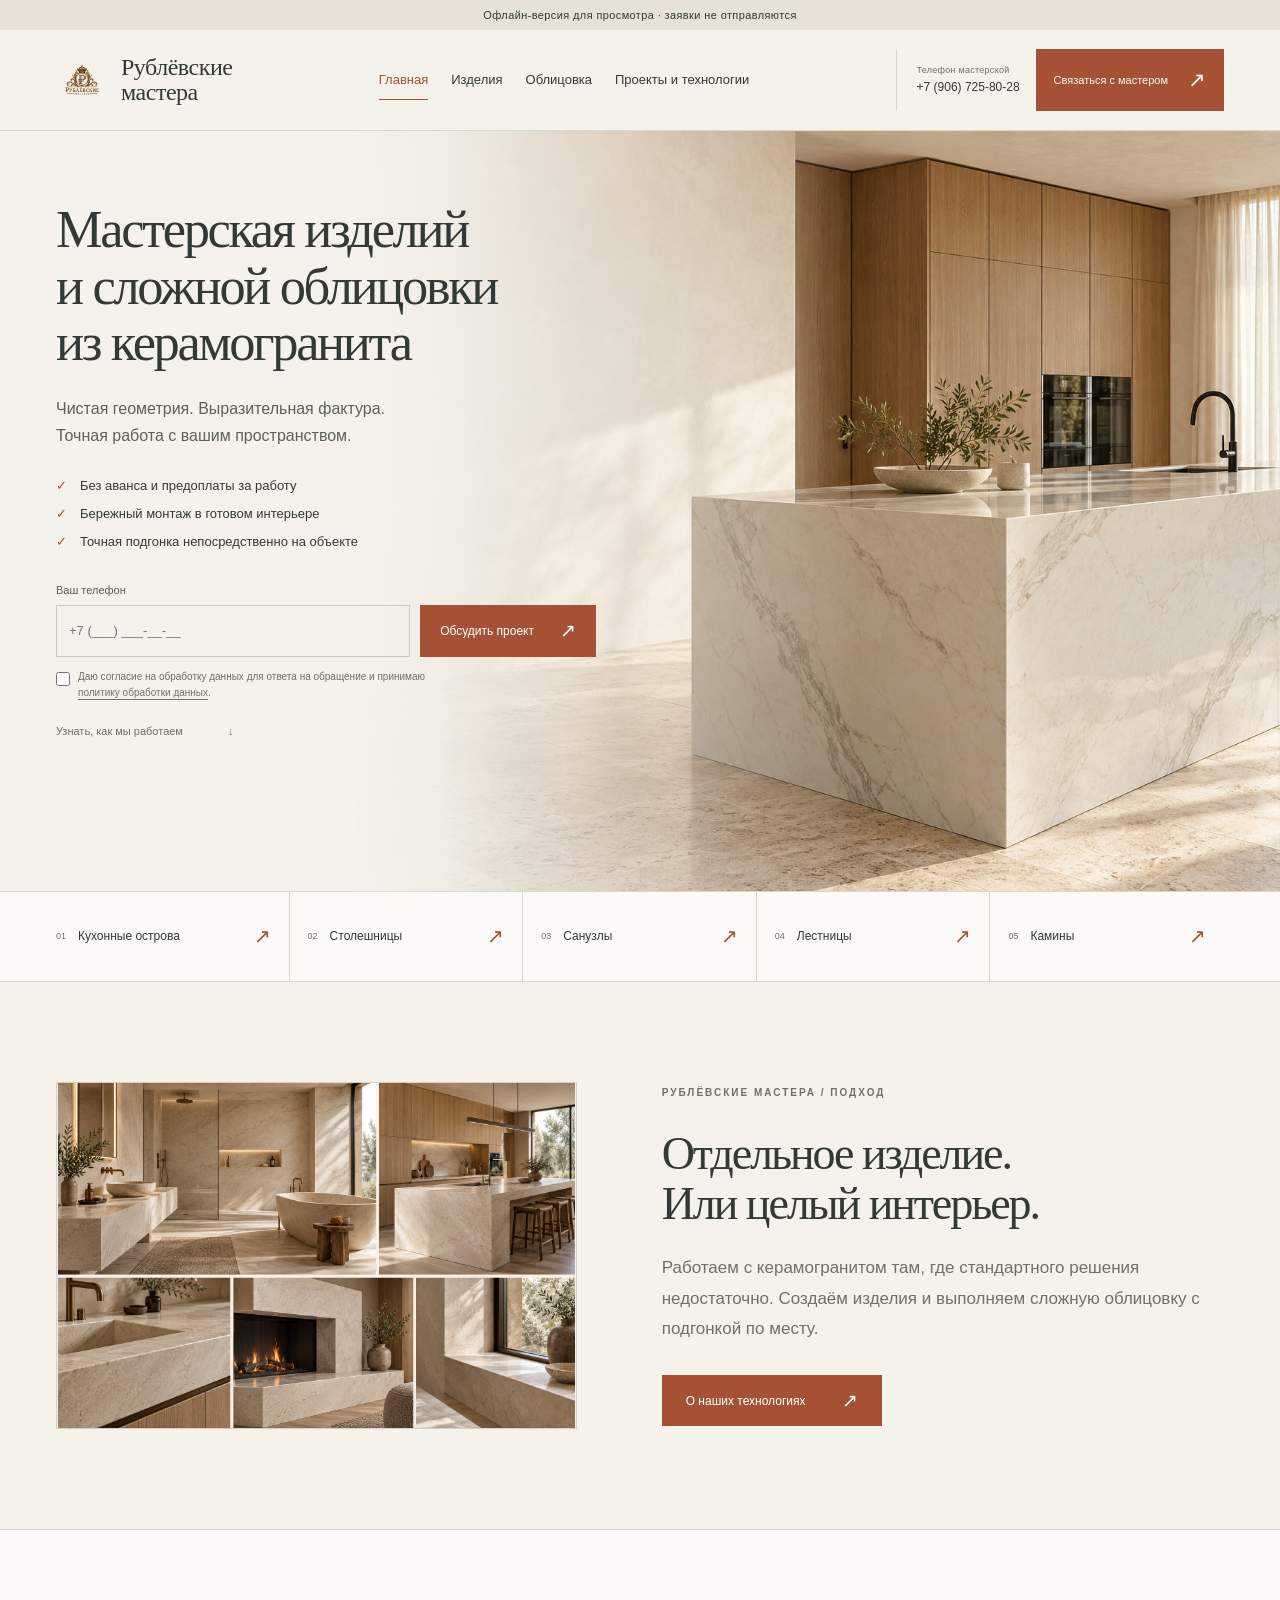
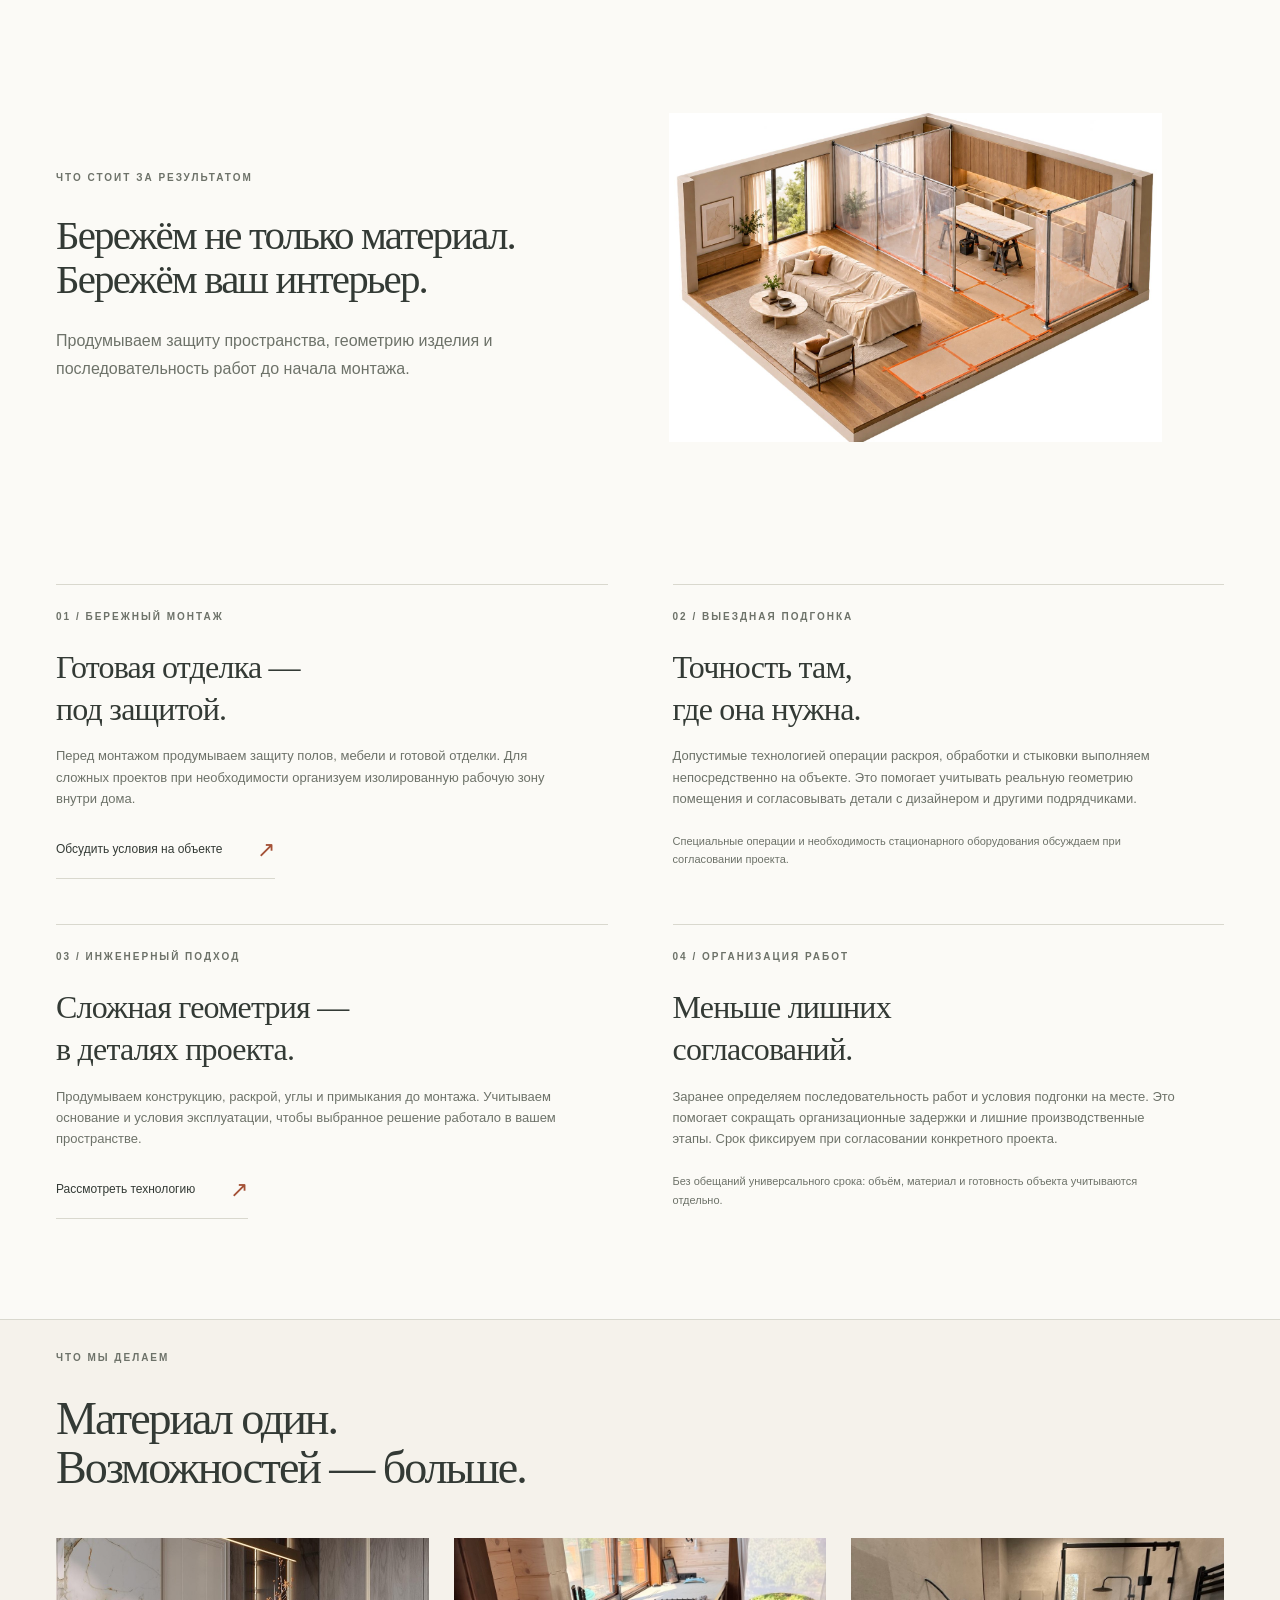
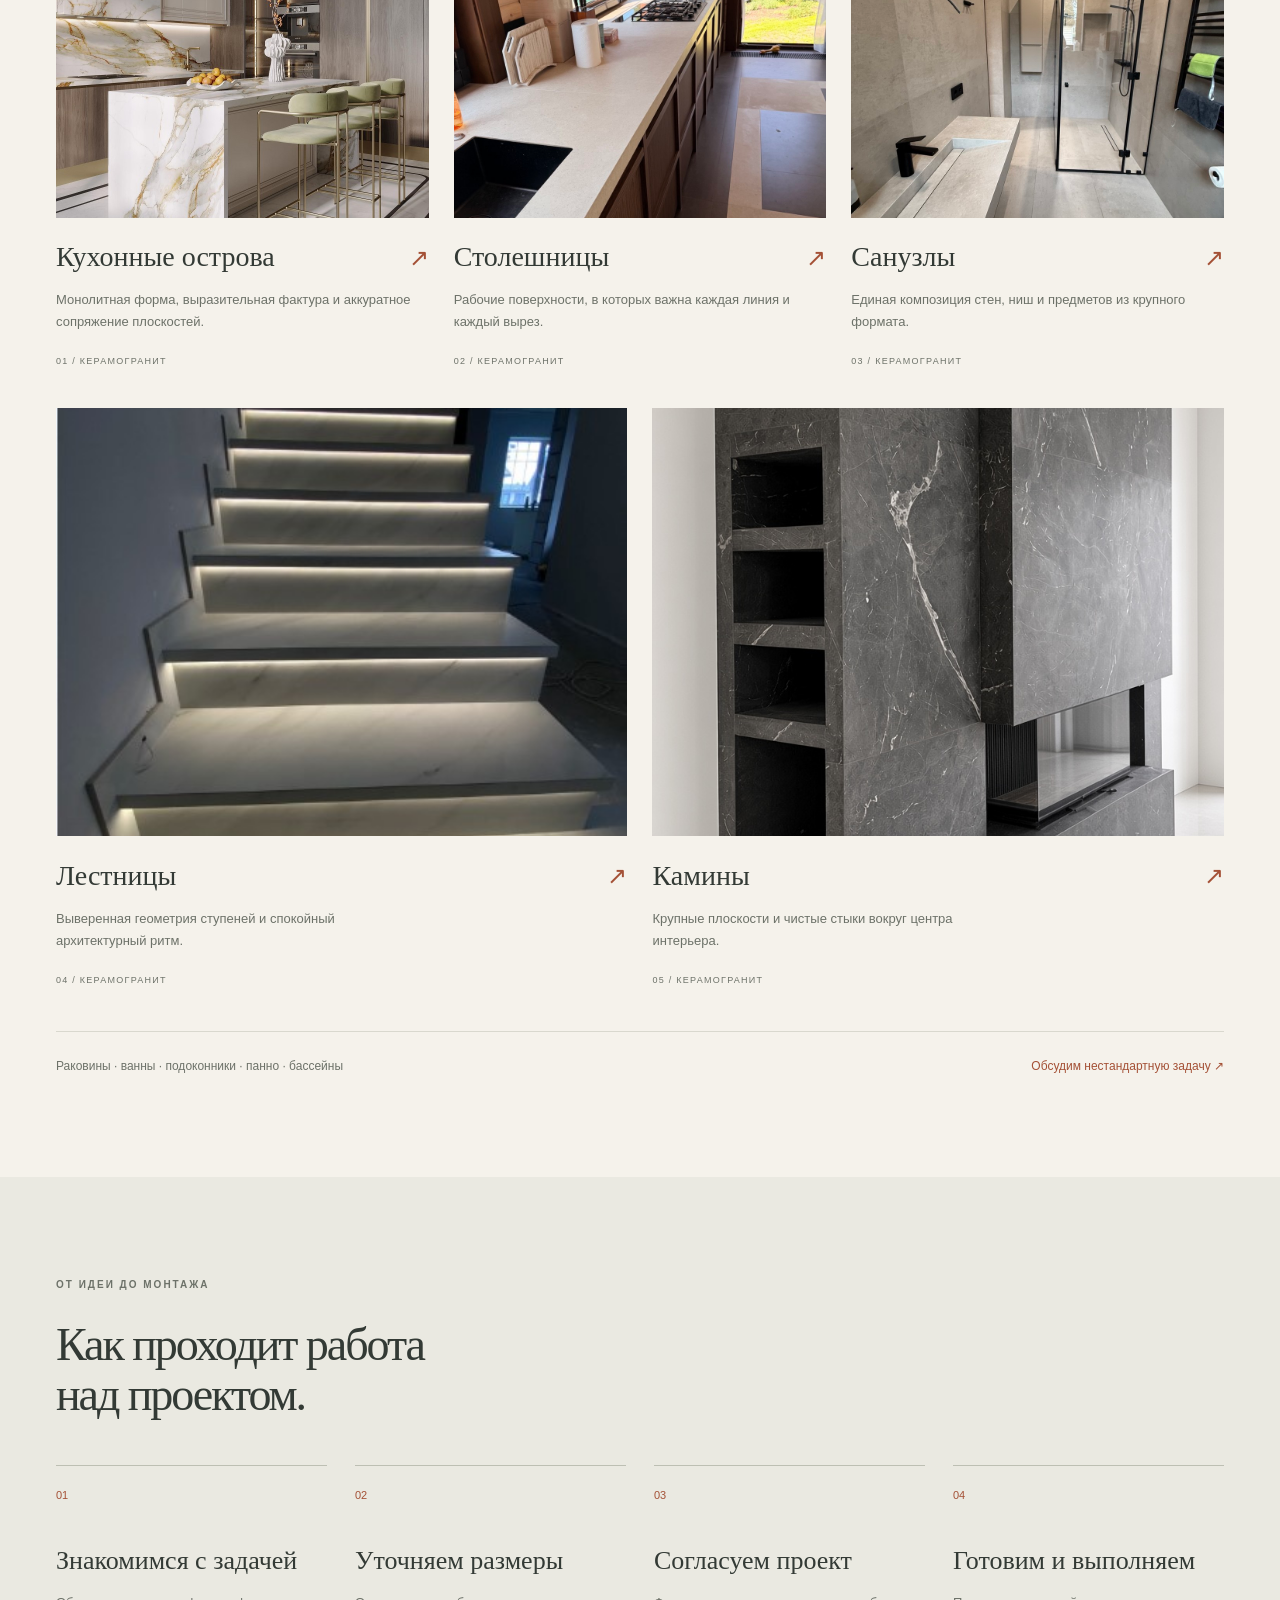
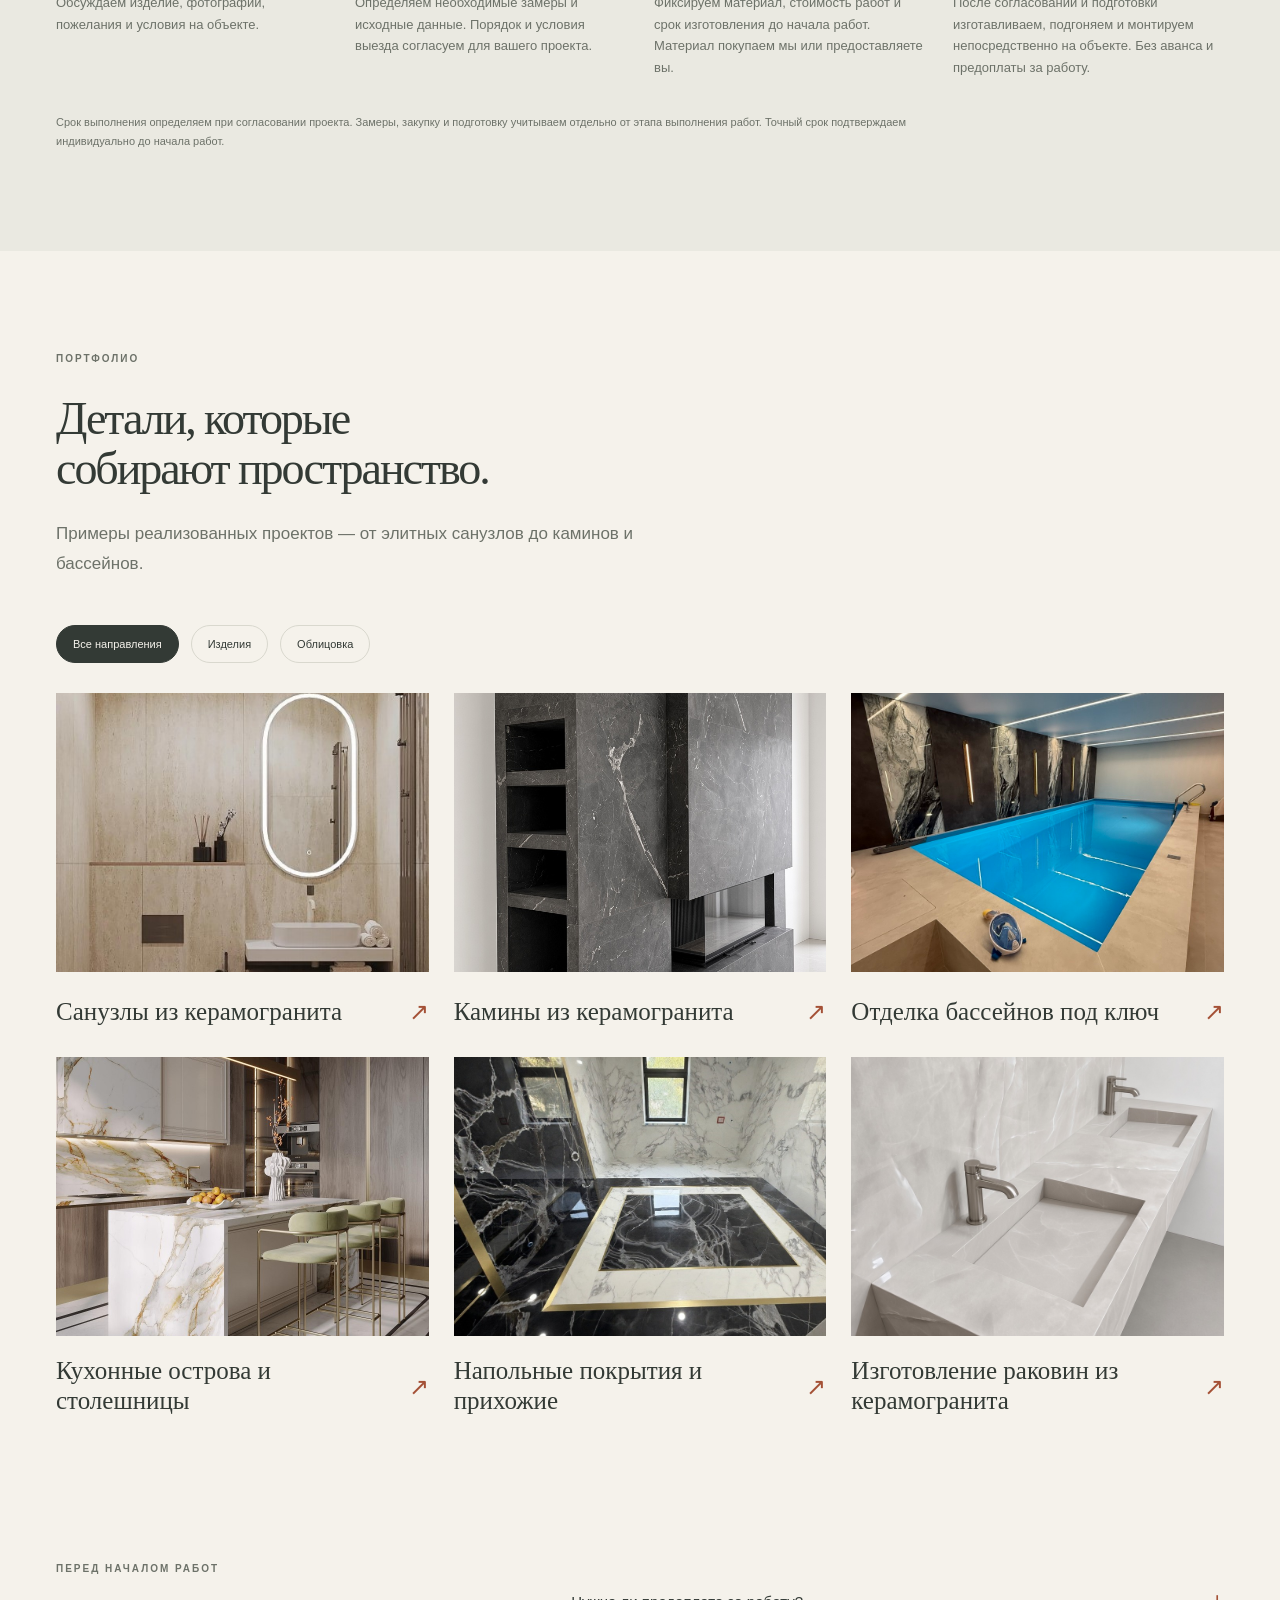
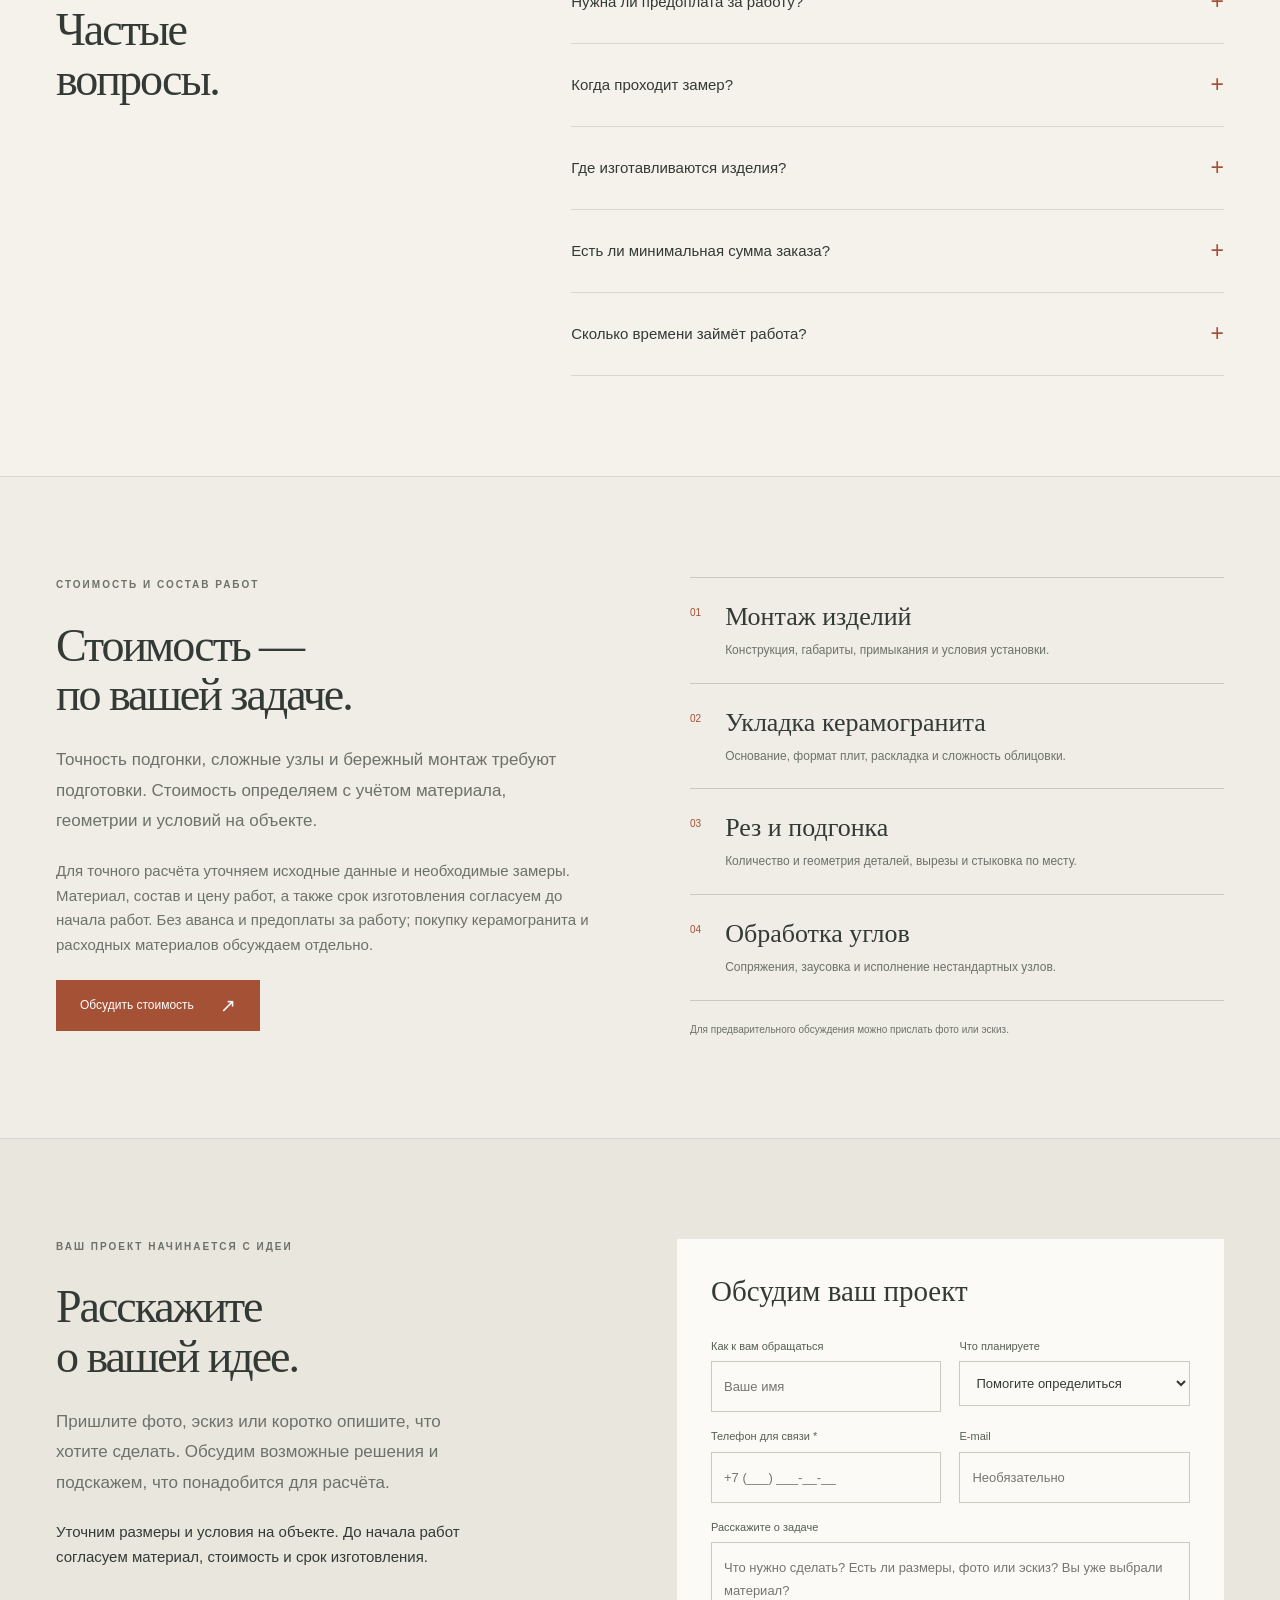
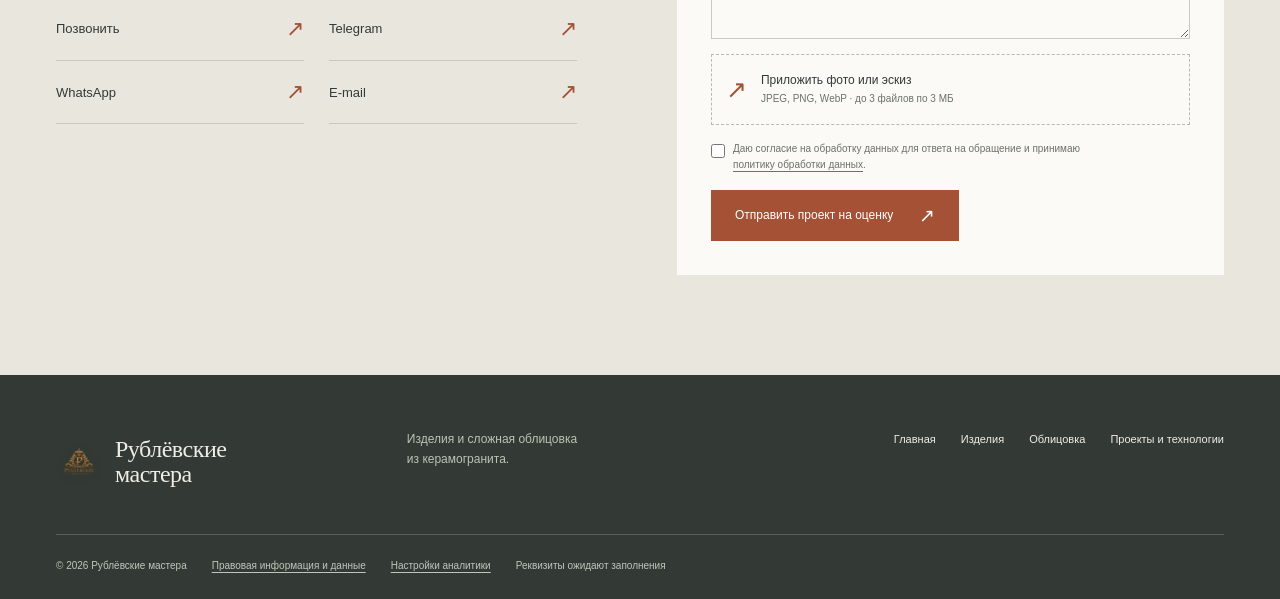
<file: index.html>
<!doctype html>
<html lang="ru">
<head>
<meta charset="utf-8">
<meta name="viewport" content="width=device-width, initial-scale=1">
<title>Мастерская изделий и сложной облицовки из керамогранита | Рублёвские мастера</title>
<meta name="description" content="Изделия и сложная облицовка из керамогранита. Изготовление, подгонка и монтаж на объекте. Без аванса и предоплаты за работу. Согласование материалов, цены и срока до начала работ.">
<meta name="theme-color" content="#f5f2eb">
<link rel="icon" href="images/favicon.ico" type="image/x-icon">
<link rel="stylesheet" href="assets/style.css">
<script src="assets/app.js" defer></script>
</head>
<body>
<a href="#main" class="skip-link">Перейти к содержимому</a>
<div class="demo-banner" id="demo-banner">Офлайн-версия для просмотра · заявки не отправляются</div>

<header class="site-header">
  <div class="container header-inner">
    <a class="brand" href="index.html" aria-label="Рублёвские мастера — главная">
      <img class="brand-logo" src="images/ruble-mark-transparent.png" width="56" height="72" alt="" decoding="async">
      <span>Рублёвские<br><strong>мастера</strong></span>
    </a>
    <nav class="desktop-nav" aria-label="Главное меню">
      <a href="index.html" aria-current="page">Главная</a>
      <a href="izdeliya.html">Изделия</a>
      <a href="oblicovka.html">Облицовка</a>
      <a href="proekty.html">Проекты и технологии</a>
    </nav>
    <div class="header-actions">
      <button class="header-phone" data-contact="phone">
        <span>Телефон мастерской</span>
        <strong data-phone-label>+7 (906) 725-80-28</strong>
      </button>
      <button class="header-contact" data-dialog="contact-dialog">Связаться с мастером <span aria-hidden="true">↗</span></button>
    </div>
    <button class="menu-toggle" aria-expanded="false" aria-controls="mobile-nav" aria-label="Открыть меню"><span></span><span></span></button>
  </div>
  <nav id="mobile-nav" class="mobile-nav" aria-label="Мобильное меню" hidden>
    <a href="index.html" aria-current="page">Главная<span aria-hidden="true">↗</span></a>
    <a href="izdeliya.html">Изделия<span aria-hidden="true">↗</span></a>
    <a href="oblicovka.html">Облицовка<span aria-hidden="true">↗</span></a>
    <a href="proekty.html">Проекты и технологии<span aria-hidden="true">↗</span></a>
    <button data-dialog="contact-dialog">Контакты ↗</button>
  </nav>
</header>

<main id="main">

  <!-- HERO -->
  <section class="hero">
    <div class="hero-image">
      <img src="images/hero.jpg" alt="Интерьер с изделиями из керамогранита" fetchpriority="high" decoding="async" width="1536" height="1024">
    </div>
    <div class="container hero-container">
      <div class="hero-copy">
        <h1>Мастерская изделий<br>и сложной облицовки<br>из керамогранита</h1>
        <p class="hero-lead">Чистая геометрия. Выразительная фактура.<br>Точная работа с вашим пространством.</p>
        <ul class="hero-benefits">
          <li>Без аванса и предоплаты за работу</li>
          <li>Бережный монтаж в готовом интерьере</li>
          <li>Точная подгонка непосредственно на объекте</li>
        </ul>
        <div class="hero-form">
          <form class="lead-form short-form" data-source="hero" novalidate>
            <input type="hidden" name="formType" value="short">
            <input type="hidden" name="service" value="consultation">
            <div class="trap" aria-hidden="true"><label>Ваш сайт<input name="website" tabindex="-1" autocomplete="off"></label></div>
            <div class="inline-form">
              <label>Ваш телефон<input name="phone" type="tel" inputmode="tel" autocomplete="tel" required maxlength="24" placeholder="+7 (___) ___-__-__" aria-describedby="hero-error"></label>
              <button class="button" type="submit">Обсудить проект <span aria-hidden="true">↗</span></button>
            </div>
            <label class="consent"><input type="checkbox" name="consent" required><span>Даю согласие на обработку данных для ответа на обращение и принимаю <button type="button" class="text-button" data-dialog="privacy">политику обработки данных</button>.</span></label>
            <p id="hero-error" class="form-status" role="status" aria-live="polite"></p>
          </form>
        </div>
        <a class="quiet-link" href="proekty.html#technology">Узнать, как мы работаем <span>↓</span></a>
      </div>
    </div>
  </section>

  <!-- SERVICE STRIP -->
  <nav class="service-strip" aria-label="Основные услуги">
    <div class="container">
      <a href="izdeliya.html#islands"><span>01</span>Кухонные острова<span aria-hidden="true">↗</span></a>
      <a href="izdeliya.html#countertops"><span>02</span>Столешницы<span aria-hidden="true">↗</span></a>
      <a href="oblicovka.html#bathrooms"><span>03</span>Санузлы<span aria-hidden="true">↗</span></a>
      <a href="oblicovka.html#stairs"><span>04</span>Лестницы<span aria-hidden="true">↗</span></a>
      <a href="oblicovka.html#fireplaces"><span>05</span>Камины<span aria-hidden="true">↗</span></a>
    </div>
  </nav>

  <!-- INTRO -->
  <section class="section intro-section">
    <div class="container intro-grid">
      <figure class="intro-art intro-art-photo intro-art-collage">
        <img src="images/workshop-collage.jpg" alt="Подборка решений из керамогранита" loading="lazy" decoding="async" width="1536" height="1024">
      </figure>
      <div class="intro-copy">
        <p class="eyebrow">Рублёвские мастера / подход</p>
        <h2>Отдельное изделие.<br>Или целый интерьер.</h2>
        <p class="section-intro">Работаем с керамогранитом там, где стандартного решения недостаточно. Создаём изделия и выполняем сложную облицовку с подгонкой по месту.</p>
        <a class="button technology-button" href="proekty.html#technology">О наших технологиях<span aria-hidden="true">↗</span></a>
      </div>
    </div>
  </section>

  <!-- APPROACH -->
  <section class="section approach-section" id="approach">
    <div class="container">
      <div class="approach-cover">
        <div class="section-heading">
          <p class="eyebrow">Что стоит за результатом</p>
          <h2>Бережём не только материал.<br>Бережём ваш интерьер.</h2>
          <p class="section-intro">Продумываем защиту пространства, геометрию изделия и последовательность работ до начала монтажа.</p>
        </div>
        <figure class="approach-model approach-model-annotated">
          <img src="images/interior-protection.jpg" alt="Иллюстрация защиты интерьера" loading="lazy" decoding="async" width="1536" height="1024">
        </figure>
      </div>
      <div class="approach-grid">
        <article>
          <span class="eyebrow">01 / Бережный монтаж</span>
          <h3>Готовая отделка —<br>под защитой.</h3>
          <p>Перед монтажом продумываем защиту полов, мебели и готовой отделки. Для сложных проектов при необходимости организуем изолированную рабочую зону внутри дома.</p>
          <a class="link-arrow" href="#request">Обсудить условия на объекте <span aria-hidden="true">↗</span></a>
        </article>
        <article>
          <span class="eyebrow">02 / Выездная подгонка</span>
          <h3>Точность там,<br>где она нужна.</h3>
          <p>Допустимые технологией операции раскроя, обработки и стыковки выполняем непосредственно на объекте. Это помогает учитывать реальную геометрию помещения и согласовывать детали с дизайнером и другими подрядчиками.</p>
          <p class="footnote">Специальные операции и необходимость стационарного оборудования обсуждаем при согласовании проекта.</p>
        </article>
        <article>
          <span class="eyebrow">03 / Инженерный подход</span>
          <h3>Сложная геометрия —<br>в деталях проекта.</h3>
          <p>Продумываем конструкцию, раскрой, углы и примыкания до монтажа. Учитываем основание и условия эксплуатации, чтобы выбранное решение работало в вашем пространстве.</p>
          <a class="link-arrow" href="proekty.html#technology">Рассмотреть технологию <span aria-hidden="true">↗</span></a>
        </article>
        <article>
          <span class="eyebrow">04 / Организация работ</span>
          <h3>Меньше лишних<br>согласований.</h3>
          <p>Заранее определяем последовательность работ и условия подгонки на месте. Это помогает сокращать организационные задержки и лишние производственные этапы. Срок фиксируем при согласовании конкретного проекта.</p>
          <p class="footnote">Без обещаний универсального срока: объём, материал и готовность объекта учитываются отдельно.</p>
        </article>
      </div>
    </div>
  </section>

  <!-- SERVICES -->
  <section class="section services-section">
    <div class="container">
      <div class="section-heading">
        <p class="eyebrow">Что мы делаем</p>
        <h2>Материал один.<br>Возможностей — больше.</h2>
      </div>
      <div class="service-grid">
        
        <!-- 01 -->
        <a class="service-card" href="izdeliya.html#islands">
          <div class="image-wrap" style="aspect-ratio:4/3; overflow:hidden;">
            <img src="images/island-2.jpg" alt="Кухонные острова" loading="lazy" style="width:100%; height:100%; object-fit:cover;">
          </div>
          <div class="card-line"><h3>Кухонные острова</h3><span aria-hidden="true">↗</span></div>
          <p>Монолитная форма, выразительная фактура и аккуратное сопряжение плоскостей.</p>
          <span class="card-index">01 / КЕРАМОГРАНИТ</span>
        </a>

        <!-- 02 -->
        <a class="service-card" href="izdeliya.html#countertops">
          <div class="image-wrap" style="aspect-ratio:4/3; overflow:hidden;">
            <img src="images/sink-15.jpg" alt="Столешницы" loading="lazy" style="width:100%; height:100%; object-fit:cover;">
          </div>
          <div class="card-line"><h3>Столешницы</h3><span aria-hidden="true">↗</span></div>
          <p>Рабочие поверхности, в которых важна каждая линия и каждый вырез.</p>
          <span class="card-index">02 / КЕРАМОГРАНИТ</span>
        </a>

        <!-- 03 -->
        <a class="service-card" href="oblicovka.html#bathrooms">
          <div class="image-wrap" style="aspect-ratio:4/3; overflow:hidden;">
            <img src="images/toilet-8.jpg" alt="Санузлы" loading="lazy" style="width:100%; height:100%; object-fit:cover;">
          </div>
          <div class="card-line"><h3>Санузлы</h3><span aria-hidden="true">↗</span></div>
          <p>Единая композиция стен, ниш и предметов из крупного формата.</p>
          <span class="card-index">03 / КЕРАМОГРАНИТ</span>
        </a>

        <!-- 04 -->
        <a class="service-card" href="oblicovka.html#stairs">
          <div class="image-wrap" style="aspect-ratio:4/3; overflow:hidden;">
            <img src="images/stairs.jpg" alt="Лестницы" loading="lazy" style="width:100%; height:100%; object-fit:cover;">
          </div>
          <div class="card-line"><h3>Лестницы</h3><span aria-hidden="true">↗</span></div>
          <p>Выверенная геометрия ступеней и спокойный архитектурный ритм.</p>
          <span class="card-index">04 / КЕРАМОГРАНИТ</span>
        </a>

        <!-- 05 -->
        <a class="service-card" href="oblicovka.html#fireplaces">
          <div class="image-wrap" style="aspect-ratio:4/3; overflow:hidden;">
            <img src="images/fireplace-5.jpg" alt="Камины" loading="lazy" style="width:100%; height:100%; object-fit:cover;">
          </div>
          <div class="card-line"><h3>Камины</h3><span aria-hidden="true">↗</span></div>
          <p>Крупные плоскости и чистые стыки вокруг центра интерьера.</p>
          <span class="card-index">05 / КЕРАМОГРАНИТ</span>
        </a>
      </div>
      
      <div class="material-note">
        <span>Раковины · ванны · подоконники · панно · бассейны</span>
        <a href="izdeliya.html#other">Обсудим нестандартную задачу <span aria-hidden="true">↗</span></a>
      </div>
    </div>
  </section>

  <!-- PROCESS -->
  <section class="section process" id="process">
    <div class="container">
      <div class="section-heading">
        <p class="eyebrow">От идеи до монтажа</p>
        <h2>Как проходит работа<br>над проектом.</h2>
      </div>
      <ol class="steps">
        <li><span>01</span><h3>Знакомимся с задачей</h3><p>Обсуждаем изделие, фотографии, пожелания и условия на объекте.</p></li>
        <li><span>02</span><h3>Уточняем размеры</h3><p>Определяем необходимые замеры и исходные данные. Порядок и условия выезда согласуем для вашего проекта.</p></li>
        <li><span>03</span><h3>Согласуем проект</h3><p>Фиксируем материал, стоимость работ и срок изготовления до начала работ. Материал покупаем мы или предоставляете вы.</p></li>
        <li><span>04</span><h3>Готовим и выполняем</h3><p>После согласований и подготовки изготавливаем, подгоняем и монтируем непосредственно на объекте. Без аванса и предоплаты за работу.</p></li>
      </ol>
      <p class="footnote">Срок выполнения определяем при согласовании проекта. Замеры, закупку и подготовку учитываем отдельно от этапа выполнения работ. Точный срок подтверждаем индивидуально до начала работ.</p>
    </div>
  </section>

  <!-- PORTFOLIO -->
  <section class="section" id="portfolio">
    <div class="container">
      <div class="section-heading">
        <p class="eyebrow">Портфолио</p>
        <h2>Детали, которые<br>собирают пространство.</h2>
        <p class="section-intro">Примеры реализованных проектов — от элитных санузлов до каминов и бассейнов.</p>
      </div>
      <div class="filters" aria-label="Фильтр проектов">
        <button class="active" data-filter="all" aria-pressed="true">Все направления</button>
        <button data-filter="products" aria-pressed="false">Изделия</button>
        <button data-filter="cladding" aria-pressed="false">Облицовка</button>
      </div>
      <div class="project-grid">

        <!-- 1. Санузлы -->
        <button class="project-card" data-case="0" data-category="cladding"
          data-title="Санузлы из керамогранита"
          data-desc="Облицовка душевых кабин макси-форматом и изготовление интегрированных поддонов из керамогранита."
          data-images="images/toilet-1.jpg, images/toilet-2.jpg, images/toilet-3.jpg, images/toilet-4.jpg, images/toilet-5.jpg, images/toilet-6.jpg, images/toilet-7.jpg, images/toilet-8.jpg, images/toilet-9.jpg, images/toilet-10.jpg, images/toilet-11.jpg, images/toilet-12.jpg, images/toilet-13.jpg, images/toilet-14.jpg, images/toilet-15.jpg, images/toilet-16.jpg, images/toilet-17.jpg, images/toilet-18.jpg, images/toilet-19.jpg, images/toilet-20.jpg, images/toilet-21.jpg, images/toilet-22.jpg, images/toilet-23.jpg, images/toilet-24.jpg"
          data-captions="Облицовка душевых кабин макси-форматом и изготовление интегрированных поддонов из керамогранита, Монтаж скрытых ревизионных люков и точная центровка сантехники относительно швов плиты, Безупречная геометрия роскошных ванных комнат и невидимые стыки детализации, Комплексная облицовка зон умывания с изготовлением бесшовных раковин в тон стен, Создание эффекта единого монолитного полотна в интерьерах любой конструктивной сложности, Формирование целостного пространства с непрерывным ходом природного рисунка текстуры">
          <div class="image-wrap" style="aspect-ratio:4/3; overflow:hidden;"><img src="images/toilet-2.jpg" alt="Санузлы из керамогранита" loading="lazy" style="width:100%; height:100%; object-fit:cover;"></div>
          <span class="card-line"><strong>Санузлы из керамогранита</strong><span aria-hidden="true">↗</span></span>
        </button>

        <!-- 2. Камины -->
        <button class="project-card" data-case="1" data-category="cladding"
          data-title="Камины из керамогранита"
          data-desc="Мастерство, проверенное временем. Качество — в каждой детали"
          data-images="images/fireplace-1.jpg, images/fireplace-2.jpg, images/fireplace-3.jpg, images/fireplace-4.jpg, images/fireplace-5.jpg, images/fireplace-6.jpg, images/fireplace-7.jpg, images/fireplace-8.jpg, images/fireplace-9.jpg, images/fireplace-10.jpg"
          data-captions="Камины в стиле лофт, Безупречная геометрия сложных архитектурных элементов. Высота камина 6.5 метров, Высокоточная стыковка плит крупного формата и непрерывный вертикальный рисунок прожилок, Облицовка камина керамогранитом. Высота камина 8 метров, Непрерывный ход прожилок материала и ювелирная сквозная резка керамогранита под вентиляционные каналы, Облицовка каминного портала крупноформатным керамогранитом, Монтаж камина из слэбов с бесшовной стыковкой, Декоративная отделка камина керамогранитом">
          <div class="image-wrap" style="aspect-ratio:4/3; overflow:hidden;"><img src="images/fireplace-5.jpg" alt="Камины из керамогранита" loading="lazy" style="width:100%; height:100%; object-fit:cover;"></div>
          <span class="card-line"><strong>Камины из керамогранита</strong><span aria-hidden="true">↗</span></span>
        </button>

        <!-- 3. Бассейны -->
        <button class="project-card" data-case="2" data-category="cladding"
          data-title="Отделка бассейнов под ключ"
          data-desc="Минимализм и функциональность"
          data-images="images/pool-3.jpg, images/pool-1.jpg, images/pool-2.jpg"
          data-captions="Чаша бассейна из керамогранита, Монтаж слэбов вокруг бассейна, Бесшовная отделка чаши">
          <div class="image-wrap" style="aspect-ratio:4/3; overflow:hidden;"><img src="images/pool-3.jpg" alt="Отделка бассейнов под ключ" loading="lazy" style="width:100%; height:100%; object-fit:cover;"></div>
          <span class="card-line"><strong>Отделка бассейнов под ключ</strong><span aria-hidden="true">↗</span></span>
        </button>

        <!-- 4. Кухонные острова -->
        <button class="project-card" data-case="3" data-category="products"
          data-title="Кухонные острова и столешницы"
          data-desc="Создаём премиальные конструкции под ваш интерьер"
          data-images="images/island-1.jpg, images/island-2.jpg, images/island-3.jpg, images/island-4.jpg, images/island-5.jpg, images/island-6.jpg, images/island-7.jpg, images/island-8.jpg, images/island-9.jpg, images/island-10.jpg"
          data-captions="Монолитный остров с переходом рисунка, Интегрированная варочная панель, Бесшовная стыковка плоскостей, Скрытый монтаж инженерных узлов">
          <div class="image-wrap" style="aspect-ratio:4/3; overflow:hidden;"><img src="images/island-2.jpg" alt="Кухонные острова и столешницы" loading="lazy" style="width:100%; height:100%; object-fit:cover;"></div>
          <span class="card-line"><strong>Кухонные острова и столешницы</strong><span aria-hidden="true">↗</span></span>
        </button>

        <!-- 5. Напольные покрытия -->
        <button class="project-card" data-case="4" data-category="products"
          data-title="Напольные покрытия и прихожие"
          data-desc="Полный комплект поверхностей"
          data-images="images/floor-face.jpg, images/floor-1.jpg, images/floor-2.jpg, images/floor-3.jpg, images/floor-4.jpg, images/floor-5.jpg, images/floor-6.jpg, images/floor-7.jpg, images/floor-8.jpg, images/floor-9.jpg, images/floor-10.jpg, images/floor-12.jpg, images/floor-13.jpg, images/floor-14.jpg, images/floor-15.jpg, images/floor-16.jpg, images/floor-17.jpg, images/floor-18.jpg, images/floor-19.jpg, images/floor-20.jpg, images/floor-21.jpg, images/floor-22.jpg, images/floor-23.jpg, images/floor-24.jpg, images/floor-25.jpg, images/floor-26.jpg, images/floor-27.jpg, images/floor-28.jpg"
          data-captions="Бесшовная укладка плит крупного формата, Сборка сложных напольных ковров, Точное совпадение рисунка текстуры">
          <div class="image-wrap" style="aspect-ratio:4/3; overflow:hidden;"><img src="images/floor-face.jpg" alt="Напольные покрытия и прихожие" loading="lazy" style="width:100%; height:100%; object-fit:cover;"></div>
          <span class="card-line"><strong>Напольные покрытия и прихожие</strong><span aria-hidden="true">↗</span></span>
        </button>

        <!-- 6. Раковины -->
        <button class="project-card" data-case="5" data-category="products"
          data-title="Изготовление раковин из керамогранита"
          data-desc="Сложная геометрия"
          data-images="images/sink-1.jpg, images/sink-2.jpg, images/sink-3.jpg, images/sink-4.jpg, images/sink-5.jpg, images/sink-6.jpg, images/sink-7.jpg, images/sink-8.jpg, images/sink-9.jpg, images/sink-10.jpg, images/sink-11.jpg, images/sink-12.jpg, images/sink-13.jpg, images/sink-14.jpg"
          data-captions="Интегрированная раковина в тон стен, Сложная геометрия и бесшовные стыки, Точная подгонка на объекте">
          <div class="image-wrap" style="aspect-ratio:4/3; overflow:hidden;"><img src="images/sink-1.jpg" alt="Изготовление раковин из керамогранита" loading="lazy" style="width:100%; height:100%; object-fit:cover;"></div>
          <span class="card-line"><strong>Изготовление раковин из керамогранита</strong><span aria-hidden="true">↗</span></span>
        </button>

      </div>
    </div>
  </section>

  <!-- FAQ -->
  <section class="section faq">
    <div class="container faq-grid">
      <div class="section-heading">
        <p class="eyebrow">Перед началом работ</p>
        <h2>Частые<br>вопросы.</h2>
      </div>
      <div>
        <details>
          <summary>Нужна ли предоплата за работу?<span aria-hidden="true">+</span></summary>
          <p>Нет. На всех объектах работаем без аванса и предоплаты за работу. Материалы оплачиваются отдельно: их покупает мастерская или предоставляет клиент. Порядок покупки и оплаты согласуем заранее.</p>
        </details>
        <details>
          <summary>Когда проходит замер?<span aria-hidden="true">+</span></summary>
          <p>Порядок замера и условия выезда пока уточняются. Детали согласуем при обсуждении вашего проекта.</p>
        </details>
        <details>
          <summary>Где изготавливаются изделия?<span aria-hidden="true">+</span></summary>
          <p>Изготавливаем, подгоняем и монтируем изделия на объекте — там, где это позволяет технология. Если для отдельных операций нужно стационарное оборудование, обсуждаем это до начала работ. Заранее согласуем доступ на объект, рабочее место, электричество и защиту интерьера.</p>
        </details>
        <details>
          <summary>Есть ли минимальная сумма заказа?<span aria-hidden="true">+</span></summary>
          <p>Минимальная сумма заказа пока уточняется. Свяжитесь с нами, чтобы обсудить вашу задачу.</p>
        </details>
        <details>
          <summary>Сколько времени займёт работа?<span aria-hidden="true">+</span></summary>
          <p>Срок согласуем до начала работ. Он зависит от объёма, сложности, материала и готовности объекта. Замер, закупку и подготовку планируем отдельно от выполнения работ.</p>
        </details>
      </div>
    </div>
  </section>

  <!-- PRICING -->
  <section class="section pricing-section" id="pricing">
    <div class="container pricing-grid">
      <div>
        <p class="eyebrow">Стоимость и состав работ</p>
        <h2>Стоимость —<br>по вашей задаче.</h2>
        <p class="section-intro">Точность подгонки, сложные узлы и бережный монтаж требуют подготовки. Стоимость определяем с учётом материала, геометрии и условий на объекте.</p>
        <p>Для точного расчёта уточняем исходные данные и необходимые замеры. Материал, состав и цену работ, а также срок изготовления согласуем до начала работ. Без аванса и предоплаты за работу; покупку керамогранита и расходных материалов обсуждаем отдельно.</p>
        <a class="button" href="#request">Обсудить стоимость<span aria-hidden="true">↗</span></a>
      </div>
      <div class="pricing-items">
        <article><span>01</span><div><h3>Монтаж изделий</h3><p>Конструкция, габариты, примыкания и условия установки.</p></div></article>
        <article><span>02</span><div><h3>Укладка керамогранита</h3><p>Основание, формат плит, раскладка и сложность облицовки.</p></div></article>
        <article><span>03</span><div><h3>Рез и подгонка</h3><p>Количество и геометрия деталей, вырезы и стыковка по месту.</p></div></article>
        <article><span>04</span><div><h3>Обработка углов</h3><p>Сопряжения, заусовка и исполнение нестандартных узлов.</p></div></article>
        <p class="footnote">Для предварительного обсуждения можно прислать фото или эскиз.</p>
      </div>
    </div>
  </section>

  <!-- REQUEST -->
  <section class="section request-section" id="request">
    <div class="container request-grid">
      <div>
        <p class="eyebrow">Ваш проект начинается с идеи</p>
        <h2>Расскажите<br>о вашей идее.</h2>
        <p class="section-intro">Пришлите фото, эскиз или коротко опишите, что хотите сделать. Обсудим возможные решения и подскажем, что понадобится для расчёта.</p>
        <p>Уточним размеры и условия на объекте. До начала работ согласуем материал, стоимость и срок изготовления.</p>
        <div class="contact-list">
          <button class="contact-link" data-contact="phone"><span>Позвонить</span><span aria-hidden="true">↗</span></button>
          <button class="contact-link" data-contact="telegram"><span>Telegram</span><span aria-hidden="true">↗</span></button>
          <button class="contact-link" data-contact="whatsapp"><span>WhatsApp</span><span aria-hidden="true">↗</span></button>
          <button class="contact-link" data-contact="email"><span>E-mail</span><span aria-hidden="true">↗</span></button>
        </div>
      </div>
      <div class="full-form-panel">
        <h3>Обсудим ваш проект</h3>
        <form class="lead-form" data-source="project" novalidate>
          <input type="hidden" name="formType" value="full">
          <input type="hidden" name="service" value="consultation">
          <div class="trap" aria-hidden="true"><label>Ваш сайт<input name="website" tabindex="-1" autocomplete="off"></label></div>
          <div class="form-grid">
            <label>Как к вам обращаться<input name="name" autocomplete="name" maxlength="80" placeholder="Ваше имя"></label>
            <label>Что планируете
              <select name="project">
                <option value="consultation">Помогите определиться</option>
                <option value="islands">Кухонный остров</option>
                <option value="countertops">Столешница</option>
                <option value="bathrooms">Санузел</option>
                <option value="stairs">Лестница</option>
                <option value="fireplaces">Камин</option>
                <option value="other">Другое изделие / облицовка</option>
              </select>
            </label>
          </div>
          <div class="form-grid">
            <label>Телефон для связи *<input name="phone" type="tel" inputmode="tel" autocomplete="tel" required maxlength="24" placeholder="+7 (___) ___-__-__" aria-describedby="project-error"></label>
            <label>E-mail<input name="email" type="email" autocomplete="email" maxlength="160" placeholder="Необязательно"></label>
          </div>
          <label>Расскажите о задаче<textarea name="message" rows="3" maxlength="3000" placeholder="Что нужно сделать? Есть ли размеры, фото или эскиз? Вы уже выбрали материал?"></textarea></label>
          <label class="upload"><span aria-hidden="true">↗</span><span>Приложить фото или эскиз<small>JPEG, PNG, WebP · до 3 файлов по 3 МБ</small></span><input name="images" type="file" accept="image/jpeg,image/png,image/webp" multiple></label>
          <p class="file-list" aria-live="polite"></p>
          <label class="consent"><input type="checkbox" name="consent" required><span>Даю согласие на обработку данных для ответа на обращение и принимаю <button type="button" class="text-button" data-dialog="privacy">политику обработки данных</button>.</span></label>
          <button class="button" type="submit">Отправить проект на оценку <span aria-hidden="true">↗</span></button>
          <p id="project-error" class="form-status" role="status" aria-live="polite"></p>
        </form>
      </div>
    </div>
  </section>

</main>

<footer>
  <div class="container footer-top">
    <a class="brand footer-brand" href="index.html">
      <img class="brand-logo" src="images/ruble-mark-transparent.png" width="56" height="72" alt="">
      <span>Рублёвские<br>мастера</span>
    </a>
    <p>Изделия и сложная облицовка<br>из керамогранита.</p>
    <nav aria-label="Навигация в подвале">
      <a href="index.html">Главная</a>
      <a href="izdeliya.html">Изделия</a>
      <a href="oblicovka.html">Облицовка</a>
      <a href="proekty.html">Проекты и технологии</a>
    </nav>
  </div>
  <div class="container footer-bottom">
    <span>© 2026 Рублёвские мастера</span>
    <button class="text-button" data-dialog="privacy">Правовая информация и данные</button>
    <button class="text-button" id="analytics-settings">Настройки аналитики</button>
    <span id="legal-footer">Реквизиты ожидают заполнения</span>
  </div>
</footer>

<div class="mobile-actions">
  <button data-contact="phone">Позвонить ↗</button>
  <a href="#request">Обсудить проект ↗</a>
</div>

<div class="toast" role="status" aria-live="polite"></div>

<div class="cookie-panel" hidden>
  <p>Разрешить Яндекс.Метрику для улучшения сайта? Формы работают при любом выборе.</p>
  <div>
    <button class="button" data-analytics="yes">Разрешить</button>
    <button class="text-button" data-analytics="no">Отклонить</button>
  </div>
</div>

<dialog id="privacy" aria-labelledby="privacy-title">
  <div class="dialog-head"><span>Информация</span><button class="close-dialog" aria-label="Закрыть">×</button></div>
  <h2 id="privacy-title">Обработка данных</h2>
  <div id="legal-content">
    <p>Вебмастер должен согласовать и заполнить политику, реквизиты и текст согласия перед запуском.</p>
  </div>
  <h3>Что сохраняется</h3>
  <p>Имя, телефон, e-mail, описание задачи, загруженные изображения, выбранная услуга, источник обращения и отметка согласия. Цель — обработать запрос и связаться с заявителем.</p>
  <p>Срок хранения и порядок удаления указываются оператором перед публикацией. Аналитика включается отдельно, только с разрешения посетителя.</p>
</dialog>

<dialog id="contact-dialog" aria-labelledby="contact-title">
  <div class="dialog-head"><span>Связаться</span><button class="close-dialog" aria-label="Закрыть">×</button></div>
  <h2 id="contact-title">Выберите удобный канал</h2>
  <div class="contact-list">
    <button class="contact-link" data-contact="phone">Телефон <span aria-hidden="true">↗</span></button>
    <button class="contact-link" data-contact="email">E-mail <span aria-hidden="true">↗</span></button>
    <button class="contact-link" data-contact="telegram">Telegram <span aria-hidden="true">↗</span></button>
    <button class="contact-link" data-contact="whatsapp">WhatsApp <span aria-hidden="true">↗</span></button>
  </div>
  <p id="contact-status" role="status"></p>
</dialog>

<dialog id="case-dialog" aria-labelledby="case-title">
  <div class="dialog-head"><span>Проект</span><button class="close-dialog" aria-label="Закрыть">×</button></div>
  <div id="case-content"></div>
  <a class="button close-case" href="#request">Обсудить похожую задачу<span aria-hidden="true">↗</span></a>
</dialog>

</body>
</html>
</file>
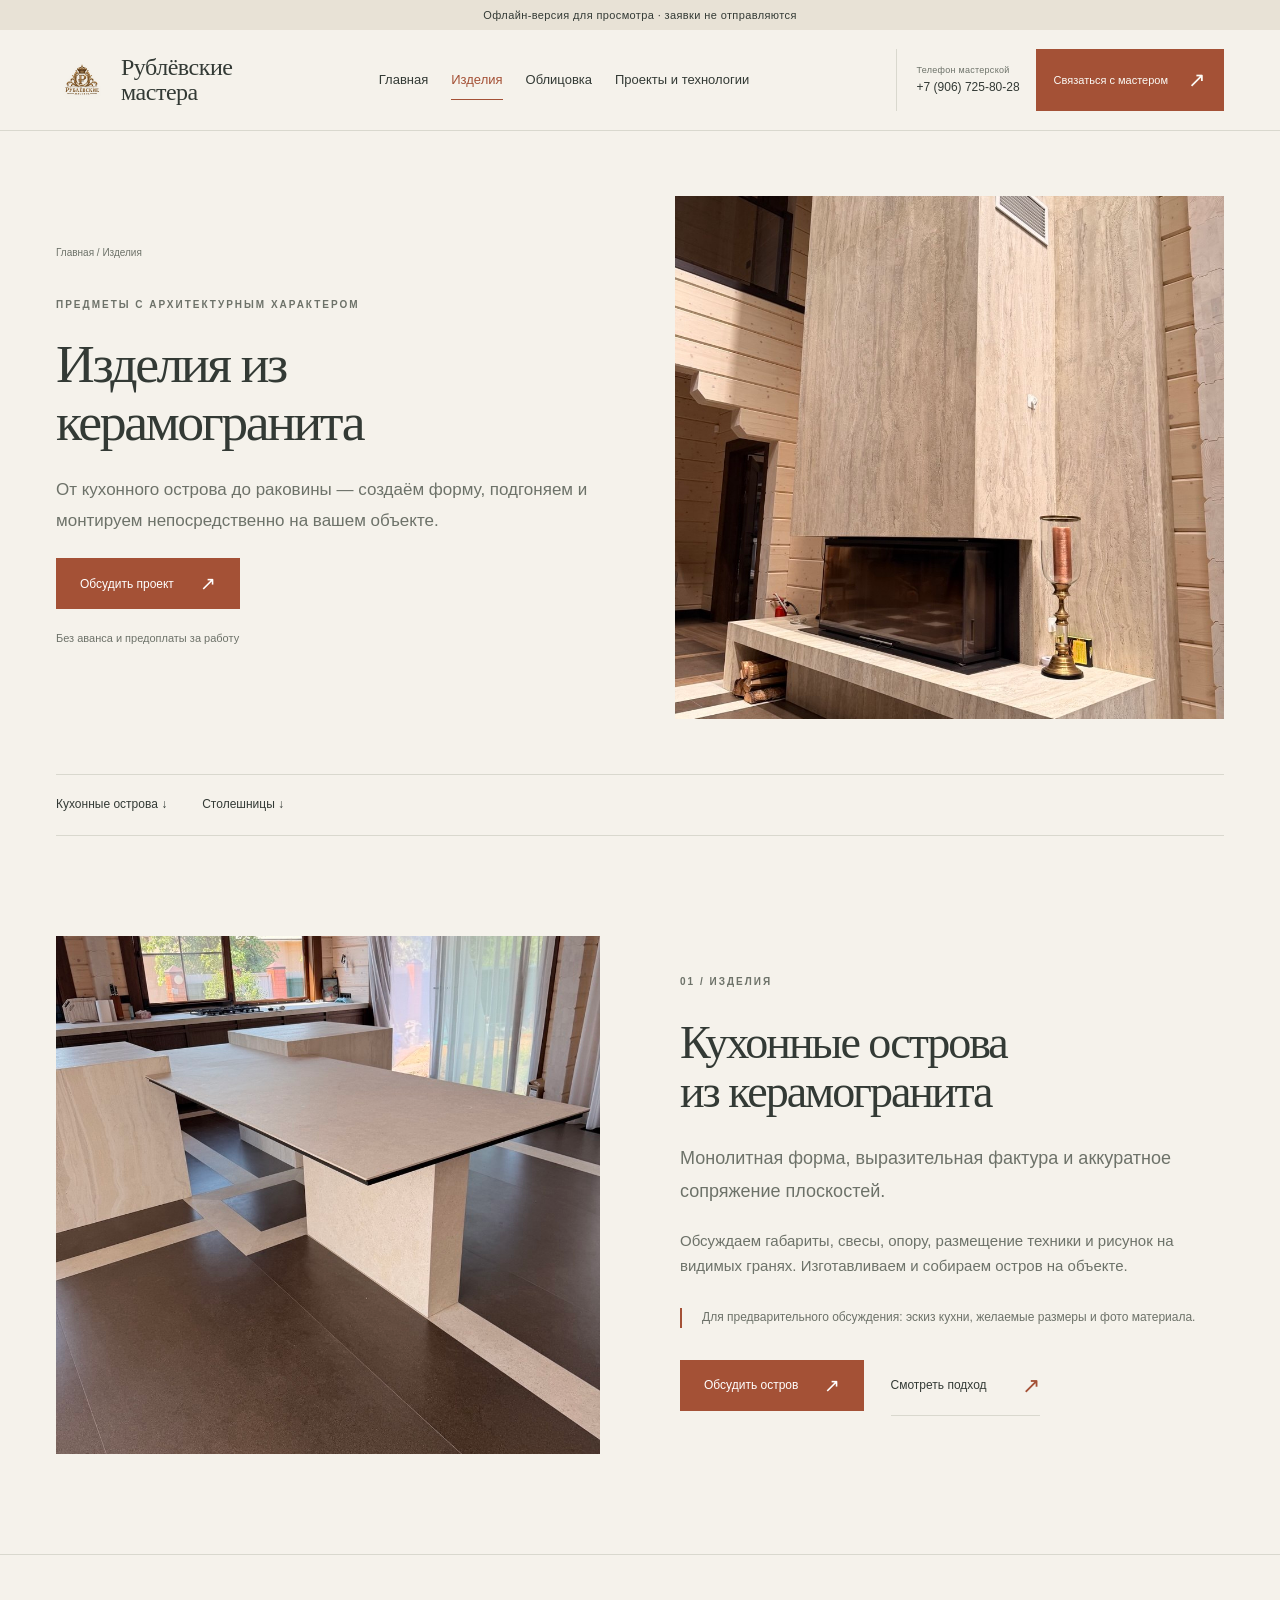
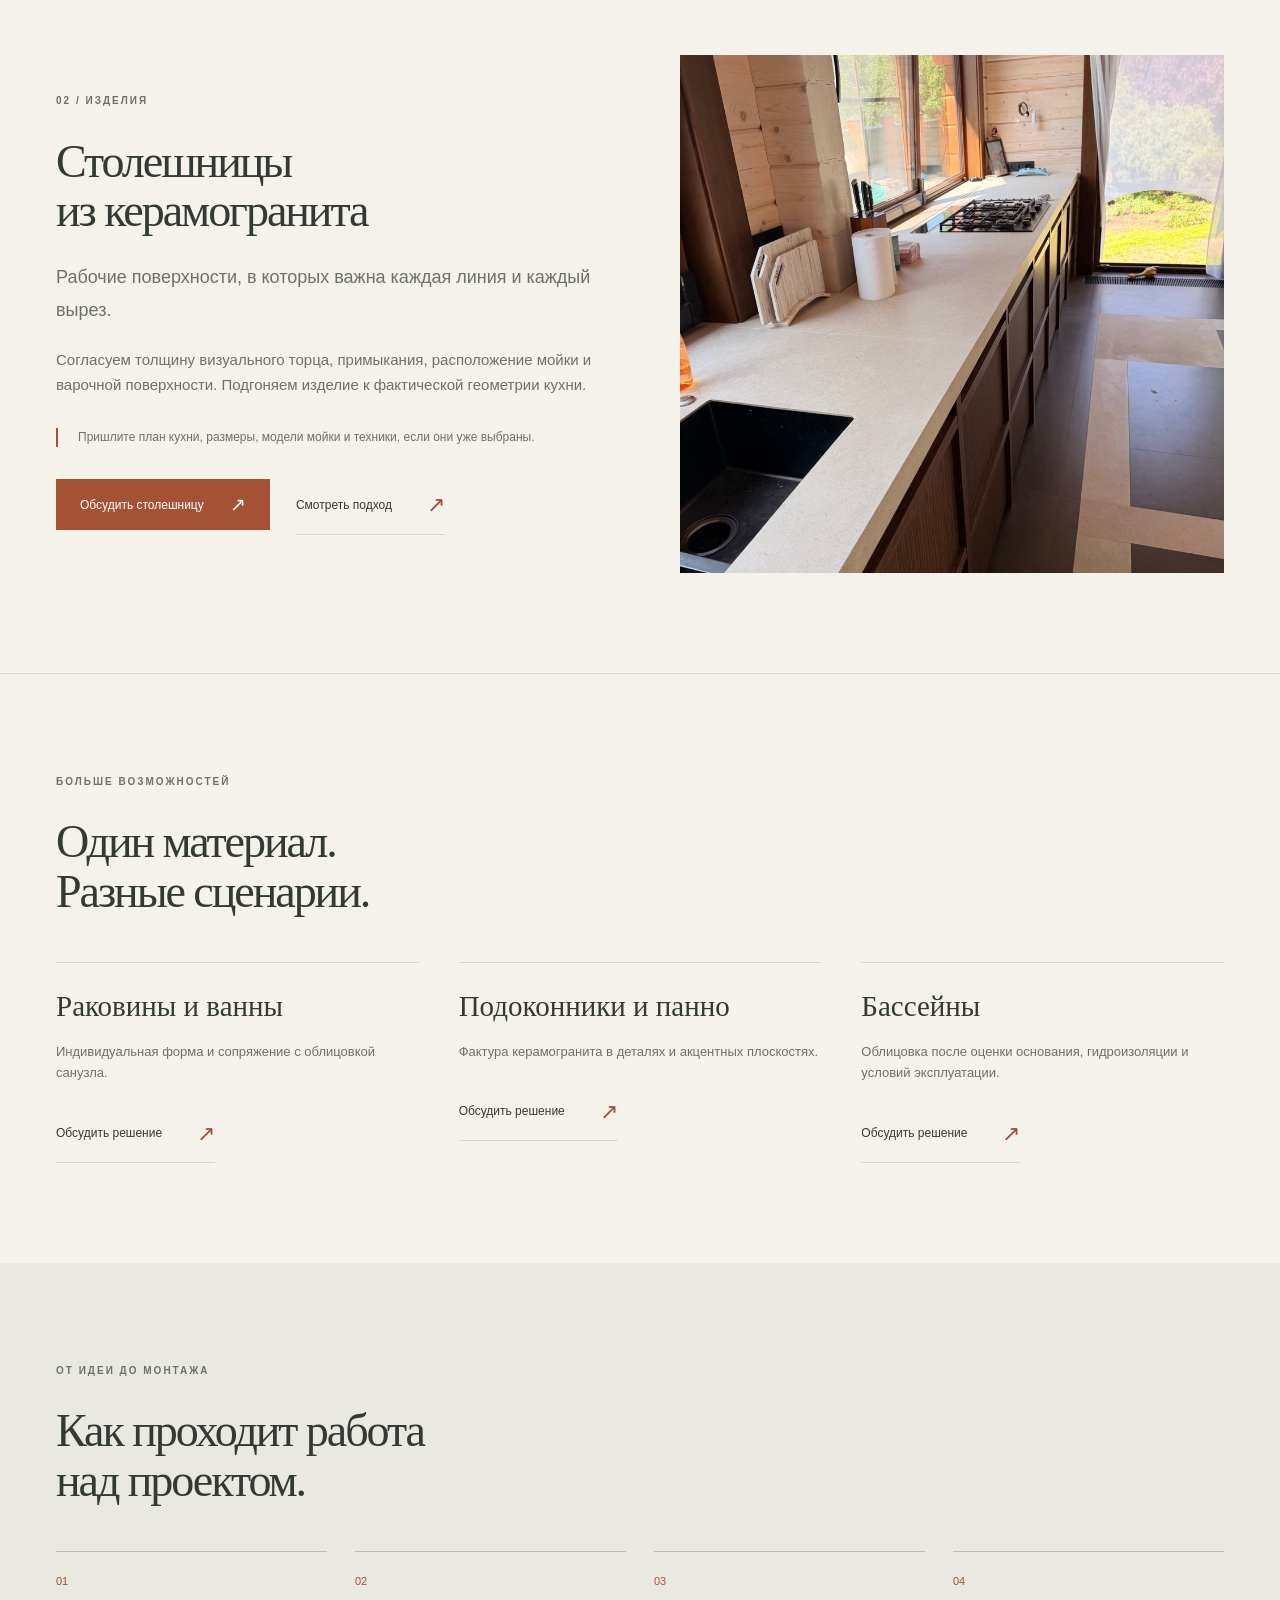
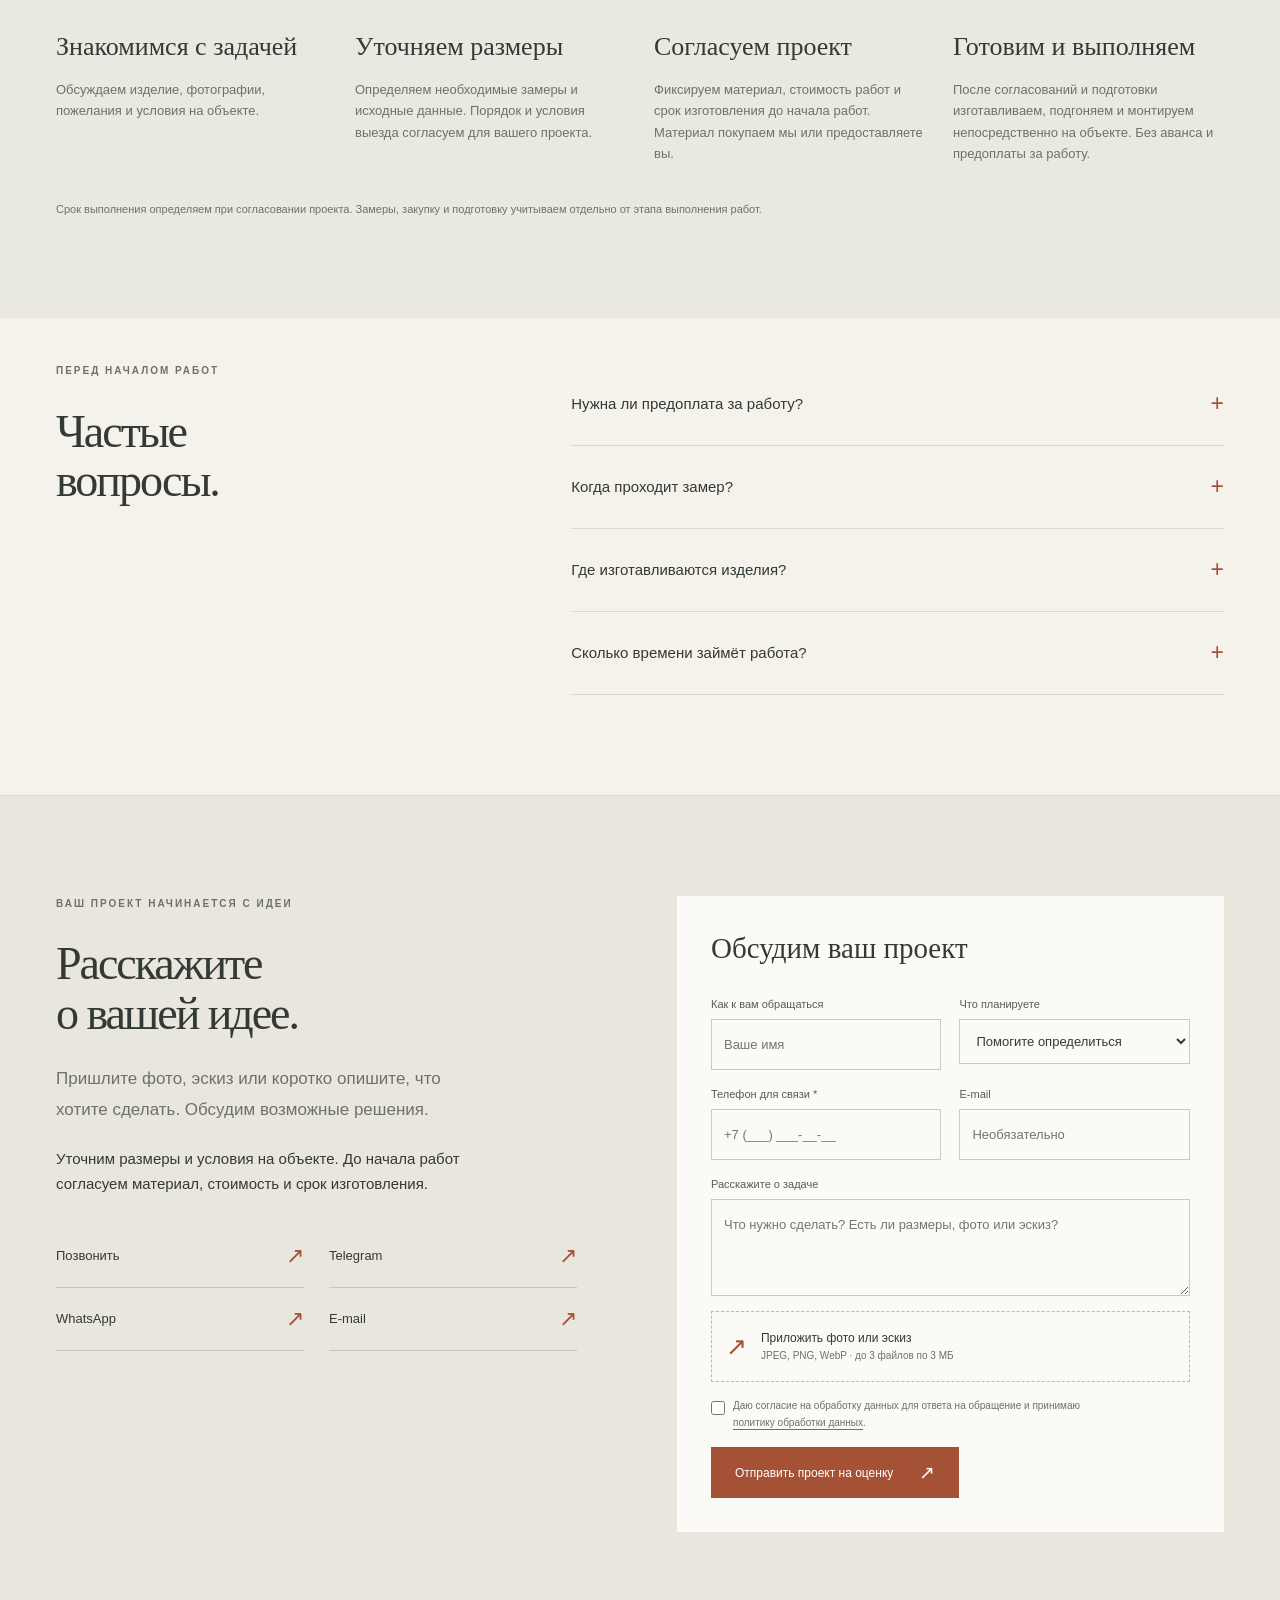
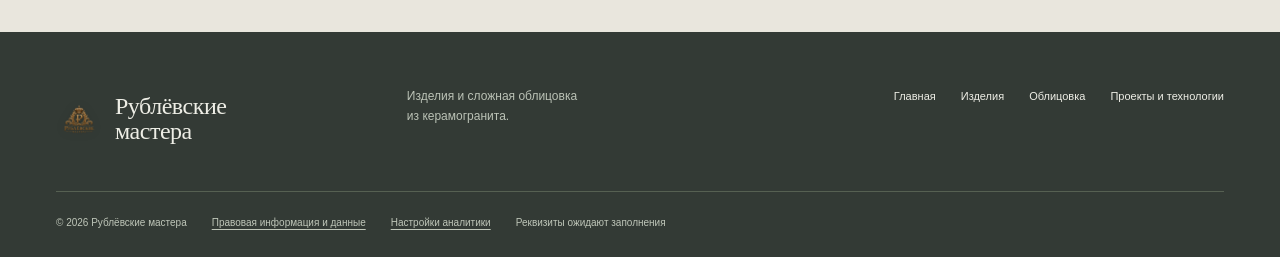
<file: izdeliya.html>
<!doctype html>
<html lang="ru">
<head>
  <meta charset="utf-8">
  <meta name="viewport" content="width=device-width, initial-scale=1">
  <title>Изделия из керамогранита на объекте — острова и столешницы | Рублёвские мастера</title>
  <meta name="description" content="Изделия и сложная облицовка из керамогранита. Изготовление, подгонка и монтаж на объекте. Без аванса и предоплаты за работу.">
  <meta name="theme-color" content="#f5f2eb">
  
  <link rel="icon" href="images/favicon.ico" type="image/x-icon">
  <link rel="stylesheet" href="assets/style.css">
  <script src="assets/app.js" defer></script>
</head>
<body>
  <a href="#main" class="skip-link">Перейти к содержимому</a>
  
  <div class="demo-banner" id="demo-banner">Офлайн-версия для просмотра · заявки не отправляются</div>

  <!-- ХЕДЕР -->
  <header class="site-header">
    <div class="container header-inner">
      <a class="brand" href="index.html" aria-label="Рублёвские мастера — главная">
        <img class="brand-logo" src="images/ruble-mark-transparent.png" width="56" height="72" alt="" decoding="async">
        <span>Рублёвские<br><strong>мастера</strong></span>
      </a>
      
      <nav class="desktop-nav" aria-label="Главное меню">
        <a href="index.html">Главная</a>
        <a href="izdeliya.html" aria-current="page">Изделия</a>
        <a href="oblicovka.html">Облицовка</a>
        <a href="proekty.html">Проекты и технологии</a>
      </nav>
      
      <div class="header-actions">
        <button class="header-phone" data-contact="phone">
          <span>Телефон мастерской</span>
          <strong data-phone-label>+7 (906) 725-80-28</strong>
        </button>
        <button class="header-contact" data-dialog="contact-dialog">Связаться с мастером <span aria-hidden="true">↗</span></button>
      </div>
      
      <button class="menu-toggle" aria-expanded="false" aria-controls="mobile-nav" aria-label="Открыть меню"><span></span><span></span></button>
    </div>
    
    <nav id="mobile-nav" class="mobile-nav" aria-label="Мобильное меню" hidden>
      <a href="index.html">Главная<span aria-hidden="true">↗</span></a>
      <a href="izdeliya.html" aria-current="page">Изделия<span aria-hidden="true">↗</span></a>
      <a href="oblicovka.html">Облицовка<span aria-hidden="true">↗</span></a>
      <a href="proekty.html">Проекты и технологии<span aria-hidden="true">↗</span></a>
      <button data-dialog="contact-dialog">Контакты ↗</button>
    </nav>
  </header>

  <main id="main">
    <!-- ВЕРХНИЙ БЛОК (HERO) -->
    <section class="inner-hero">
      <div class="container inner-hero-grid">
        <div>
          <a class="breadcrumb" href="index.html">Главная / Изделия</a>
          <p class="eyebrow">Предметы с архитектурным характером</p>
          <h1>Изделия из<br>керамогранита</h1>
          <p class="section-intro">От кухонного острова до раковины — создаём форму, подгоняем и монтируем непосредственно на вашем объекте.</p>
          <a class="button" href="#request">Обсудить проект<span aria-hidden="true">↗</span></a>
          <p class="footnote">Без аванса и предоплаты за работу</p>
        </div>
        <div class="inner-hero-image">
          <!-- Вставили фото острова -->
          <img src="images/fireplace-3.jpg" alt="Изделия из керамогранита" fetchpriority="high" decoding="async" width="1536" height="1024" style="width:100%; height:100%; object-fit:cover;">
        </div>
      </div>
    </section>

    <!-- НАВИГАЦИЯ ПО ЯКОРЯМ -->
    <nav class="anchor-nav container" aria-label="Разделы страницы">
      <a href="#islands">Кухонные острова ↓</a>
      <a href="#countertops">Столешницы ↓</a>
    </nav>

    <!-- 01. КУХОННЫЕ ОСТРОВА -->
    <section class="section micro" id="islands" data-service="islands">
      <div class="container micro-grid">
        <div class="micro-image">
          <!-- Вставили фото острова -->
          <img src="images/island-7.jpg" alt="Кухонные острова" loading="lazy" decoding="async" width="1536" height="1024" style="width:100%; height:100%; object-fit:cover;">
        </div>
        <div>
          <p class="eyebrow">01 / Изделия</p>
          <h2>Кухонные острова<br>из керамогранита</h2>
          <p class="section-intro">Монолитная форма, выразительная фактура и аккуратное сопряжение плоскостей.</p>
          <p>Обсуждаем габариты, свесы, опору, размещение техники и рисунок на видимых гранях. Изготавливаем и собираем остров на объекте.</p>
          <div class="request-note">Для предварительного обсуждения: эскиз кухни, желаемые размеры и фото материала.</div>
          <a class="button service-cta" href="#request">Обсудить остров<span aria-hidden="true">↗</span></a>
          <a class="link-arrow" href="proekty.html#technology">Смотреть подход<span aria-hidden="true">↗</span></a>
        </div>
      </div>
    </section>

    <!-- 02. СТОЛЕШНИЦЫ -->
    <section class="section micro" id="countertops" data-service="countertops">
      <div class="container micro-grid">
        <div class="micro-image">
          <!-- Вставили фото столешницы/острова -->
          <img src="images/sink-15.jpg" alt="Столешницы" loading="lazy" decoding="async" width="1536" height="1024" style="width:100%; height:100%; object-fit:cover;">
        </div>
        <div>
          <p class="eyebrow">02 / Изделия</p>
          <h2>Столешницы<br>из керамогранита</h2>
          <p class="section-intro">Рабочие поверхности, в которых важна каждая линия и каждый вырез.</p>
          <p>Согласуем толщину визуального торца, примыкания, расположение мойки и варочной поверхности. Подгоняем изделие к фактической геометрии кухни.</p>
          <div class="request-note">Пришлите план кухни, размеры, модели мойки и техники, если они уже выбраны.</div>
          <a class="button service-cta" href="#request">Обсудить столешницу<span aria-hidden="true">↗</span></a>
          <a class="link-arrow" href="proekty.html#technology">Смотреть подход<span aria-hidden="true">↗</span></a>
        </div>
      </div>
    </section>

    <!-- ДОПОЛНИТЕЛЬНЫЕ ВОЗМОЖНОСТИ -->
    <div id="other">
      <section class="section extras">
        <div class="container">
          <div class="section-heading">
            <p class="eyebrow">Больше возможностей</p>
            <h2>Один материал.<br>Разные сценарии.</h2>
          </div>
          <div class="extra-grid">
            <article>
              <h3>Раковины и ванны</h3>
              <p>Индивидуальная форма и сопряжение с облицовкой санузла.</p>
              <a class="link-arrow" href="#request">Обсудить решение<span aria-hidden="true">↗</span></a>
            </article>
            <article>
              <h3>Подоконники и панно</h3>
              <p>Фактура керамогранита в деталях и акцентных плоскостях.</p>
              <a class="link-arrow" href="#request">Обсудить решение<span aria-hidden="true">↗</span></a>
            </article>
            <article>
              <h3>Бассейны</h3>
              <p>Облицовка после оценки основания, гидроизоляции и условий эксплуатации.</p>
              <a class="link-arrow" href="#request">Обсудить решение<span aria-hidden="true">↗</span></a>
            </article>
          </div>
        </div>
      </section>
    </div>

    <!-- ПРОЦЕСС -->
    <section class="section process" id="process">
      <div class="container">
        <div class="section-heading">
          <p class="eyebrow">От идеи до монтажа</p>
          <h2>Как проходит работа<br>над проектом.</h2>
        </div>
        <ol class="steps">
          <li><span>01</span><h3>Знакомимся с задачей</h3><p>Обсуждаем изделие, фотографии, пожелания и условия на объекте.</p></li>
          <li><span>02</span><h3>Уточняем размеры</h3><p>Определяем необходимые замеры и исходные данные. Порядок и условия выезда согласуем для вашего проекта.</p></li>
          <li><span>03</span><h3>Согласуем проект</h3><p>Фиксируем материал, стоимость работ и срок изготовления до начала работ. Материал покупаем мы или предоставляете вы.</p></li>
          <li><span>04</span><h3>Готовим и выполняем</h3><p>После согласований и подготовки изготавливаем, подгоняем и монтируем непосредственно на объекте. Без аванса и предоплаты за работу.</p></li>
        </ol>
        <p class="footnote">Срок выполнения определяем при согласовании проекта. Замеры, закупку и подготовку учитываем отдельно от этапа выполнения работ.</p>
      </div>
    </section>

    <!-- FAQ -->
    <section class="section faq">
      <div class="container faq-grid">
        <div class="section-heading">
          <p class="eyebrow">Перед началом работ</p>
          <h2>Частые<br>вопросы.</h2>
        </div>
        <div>
          <details>
            <summary>Нужна ли предоплата за работу?<span aria-hidden="true">+</span></summary>
            <p>Нет. На всех объектах работаем без аванса и предоплаты за работу. Материалы оплачиваются отдельно: их покупает мастерская или предоставляет клиент.</p>
          </details>
          <details>
            <summary>Когда проходит замер?<span aria-hidden="true">+</span></summary>
            <p>Порядок замера и условия выезда пока уточняются. Детали согласуем при обсуждении вашего проекта.</p>
          </details>
          <details>
            <summary>Где изготавливаются изделия?<span aria-hidden="true">+</span></summary>
            <p>Изготавливаем, подгоняем и монтируем изделия на объекте — там, где это позволяет технология.</p>
          </details>
          <details>
            <summary>Сколько времени займёт работа?<span aria-hidden="true">+</span></summary>
            <p>Срок согласуем до начала работ. Он зависит от объёма, сложности, материала и готовности объекта.</p>
          </details>
        </div>
      </div>
    </section>

    <!-- ФОРМА ЗАЯВКИ -->
    <section class="section request-section" id="request">
      <div class="container request-grid">
        <div>
          <p class="eyebrow">Ваш проект начинается с идеи</p>
          <h2>Расскажите<br>о вашей идее.</h2>
          <p class="section-intro">Пришлите фото, эскиз или коротко опишите, что хотите сделать. Обсудим возможные решения.</p>
          <p>Уточним размеры и условия на объекте. До начала работ согласуем материал, стоимость и срок изготовления.</p>
          <div class="contact-list">
            <button class="contact-link" data-contact="phone"><span>Позвонить</span><span aria-hidden="true">↗</span></button>
            <button class="contact-link" data-contact="telegram"><span>Telegram</span><span aria-hidden="true">↗</span></button>
            <button class="contact-link" data-contact="whatsapp"><span>WhatsApp</span><span aria-hidden="true">↗</span></button>
            <button class="contact-link" data-contact="email"><span>E-mail</span><span aria-hidden="true">↗</span></button>
          </div>
        </div>
        
        <div class="full-form-panel">
          <h3>Обсудим ваш проект</h3>
          <form class="lead-form" data-source="project" novalidate>
            <input type="hidden" name="formType" value="full">
            <input type="hidden" name="service" value="consultation">
            <div class="trap" aria-hidden="true"><label>Ваш сайт<input name="website" tabindex="-1" autocomplete="off"></label></div>
            
            <div class="form-grid">
              <label>Как к вам обращаться<input name="name" autocomplete="name" maxlength="80" placeholder="Ваше имя"></label>
              <label>Что планируете
                <select name="project">
                  <option value="consultation">Помогите определиться</option>
                  <option value="islands">Кухонный остров</option>
                  <option value="countertops">Столешница</option>
                  <option value="bathrooms">Санузел</option>
                  <option value="stairs">Лестница</option>
                  <option value="fireplaces">Камин</option>
                  <option value="other">Другое изделие / облицовка</option>
                </select>
              </label>
            </div>
            
            <div class="form-grid">
              <label>Телефон для связи *<input name="phone" type="tel" inputmode="tel" autocomplete="tel" required maxlength="24" placeholder="+7 (___) ___-__-__" aria-describedby="project-error"></label>
              <label>E-mail<input name="email" type="email" autocomplete="email" maxlength="160" placeholder="Необязательно"></label>
            </div>
            
            <label>Расскажите о задаче<textarea name="message" rows="3" maxlength="3000" placeholder="Что нужно сделать? Есть ли размеры, фото или эскиз?"></textarea></label>
            <label class="upload"><span aria-hidden="true">↗</span><span>Приложить фото или эскиз<small>JPEG, PNG, WebP · до 3 файлов по 3 МБ</small></span><input name="images" type="file" accept="image/jpeg,image/png,image/webp" multiple></label>
            <p class="file-list" aria-live="polite"></p>
            
            <label class="consent"><input type="checkbox" name="consent" required><span>Даю согласие на обработку данных для ответа на обращение и принимаю <button type="button" class="text-button" data-dialog="privacy">политику обработки данных</button>.</span></label>
            <button class="button" type="submit">Отправить проект на оценку <span aria-hidden="true">↗</span></button>
            <p id="project-error" class="form-status" role="status" aria-live="polite"></p>
          </form>
        </div>
      </div>
    </section>
  </main>

  <!-- ПОДВАЛ -->
  <footer>
    <div class="container footer-top">
      <a class="brand footer-brand" href="index.html">
        <img class="brand-logo" src="images/ruble-mark-transparent.png" width="56" height="72" alt="">
        <span>Рублёвские<br>мастера</span>
      </a>
      <p>Изделия и сложная облицовка<br>из керамогранита.</p>
      <nav aria-label="Навигация в подвале">
        <a href="index.html">Главная</a>
        <a href="izdeliya.html">Изделия</a>
        <a href="oblicovka.html">Облицовка</a>
        <a href="proekty.html">Проекты и технологии</a>
      </nav>
    </div>
    <div class="container footer-bottom">
      <span>© 2026 Рублёвские мастера</span>
      <button class="text-button" data-dialog="privacy">Правовая информация и данные</button>
      <button class="text-button" id="analytics-settings">Настройки аналитики</button>
      <span id="legal-footer">Реквизиты ожидают заполнения</span>
    </div>
  </footer>

  <!-- МОБИЛЬНЫЕ КНОПКИ -->
  <div class="mobile-actions">
    <button data-contact="phone">Позвонить ↗</button>
    <a href="#request">Обсудить проект ↗</a>
  </div>
  
  <div class="toast" role="status" aria-live="polite"></div>
  
  <!-- COOKIE -->
  <div class="cookie-panel" hidden>
    <p>Разрешить Яндекс.Метрику для улучшения сайта? Формы работают при любом выборе.</p>
    <div>
      <button class="button" data-analytics="yes">Разрешить</button>
      <button class="text-button" data-analytics="no">Отклонить</button>
    </div>
  </div>

  <!-- ДИАЛОГИ -->
  <dialog id="privacy" aria-labelledby="privacy-title">
    <div class="dialog-head"><span>Информация</span><button class="close-dialog" aria-label="Закрыть">×</button></div>
    <h2 id="privacy-title">Обработка данных</h2>
    <div id="legal-content">
      <p>Реквизиты оператора ещё не внесены. В этой копии формы проверяются только в браузере.</p>
    </div>
    <h3>Что сохраняется</h3>
    <p>Имя, телефон, e-mail, описание задачи, загруженные изображения, выбранная услуга.</p>
  </dialog>

  <dialog id="contact-dialog" aria-labelledby="contact-title">
    <div class="dialog-head"><span>Связаться</span><button class="close-dialog" aria-label="Закрыть">×</button></div>
    <h2 id="contact-title">Выберите удобный канал</h2>
    <div class="contact-list">
      <button class="contact-link" data-contact="phone">Телефон <span aria-hidden="true">↗</span></button>
      <button class="contact-link" data-contact="email">E-mail <span aria-hidden="true">↗</span></button>
      <button class="contact-link" data-contact="telegram">Telegram <span aria-hidden="true">↗</span></button>
      <button class="contact-link" data-contact="whatsapp">WhatsApp <span aria-hidden="true">↗</span></button>
    </div>
    <p id="contact-status" role="status"></p>
  </dialog>

  <dialog id="case-dialog" aria-labelledby="case-title">
    <div class="dialog-head"><span>Проект</span><button class="close-dialog" aria-label="Закрыть">×</button></div>
    <div id="case-content"></div>
    <a class="button close-case" href="#request">Обсудить похожую задачу<span aria-hidden="true">↗</span></a>
  </dialog>

</body>
</html>
</file>
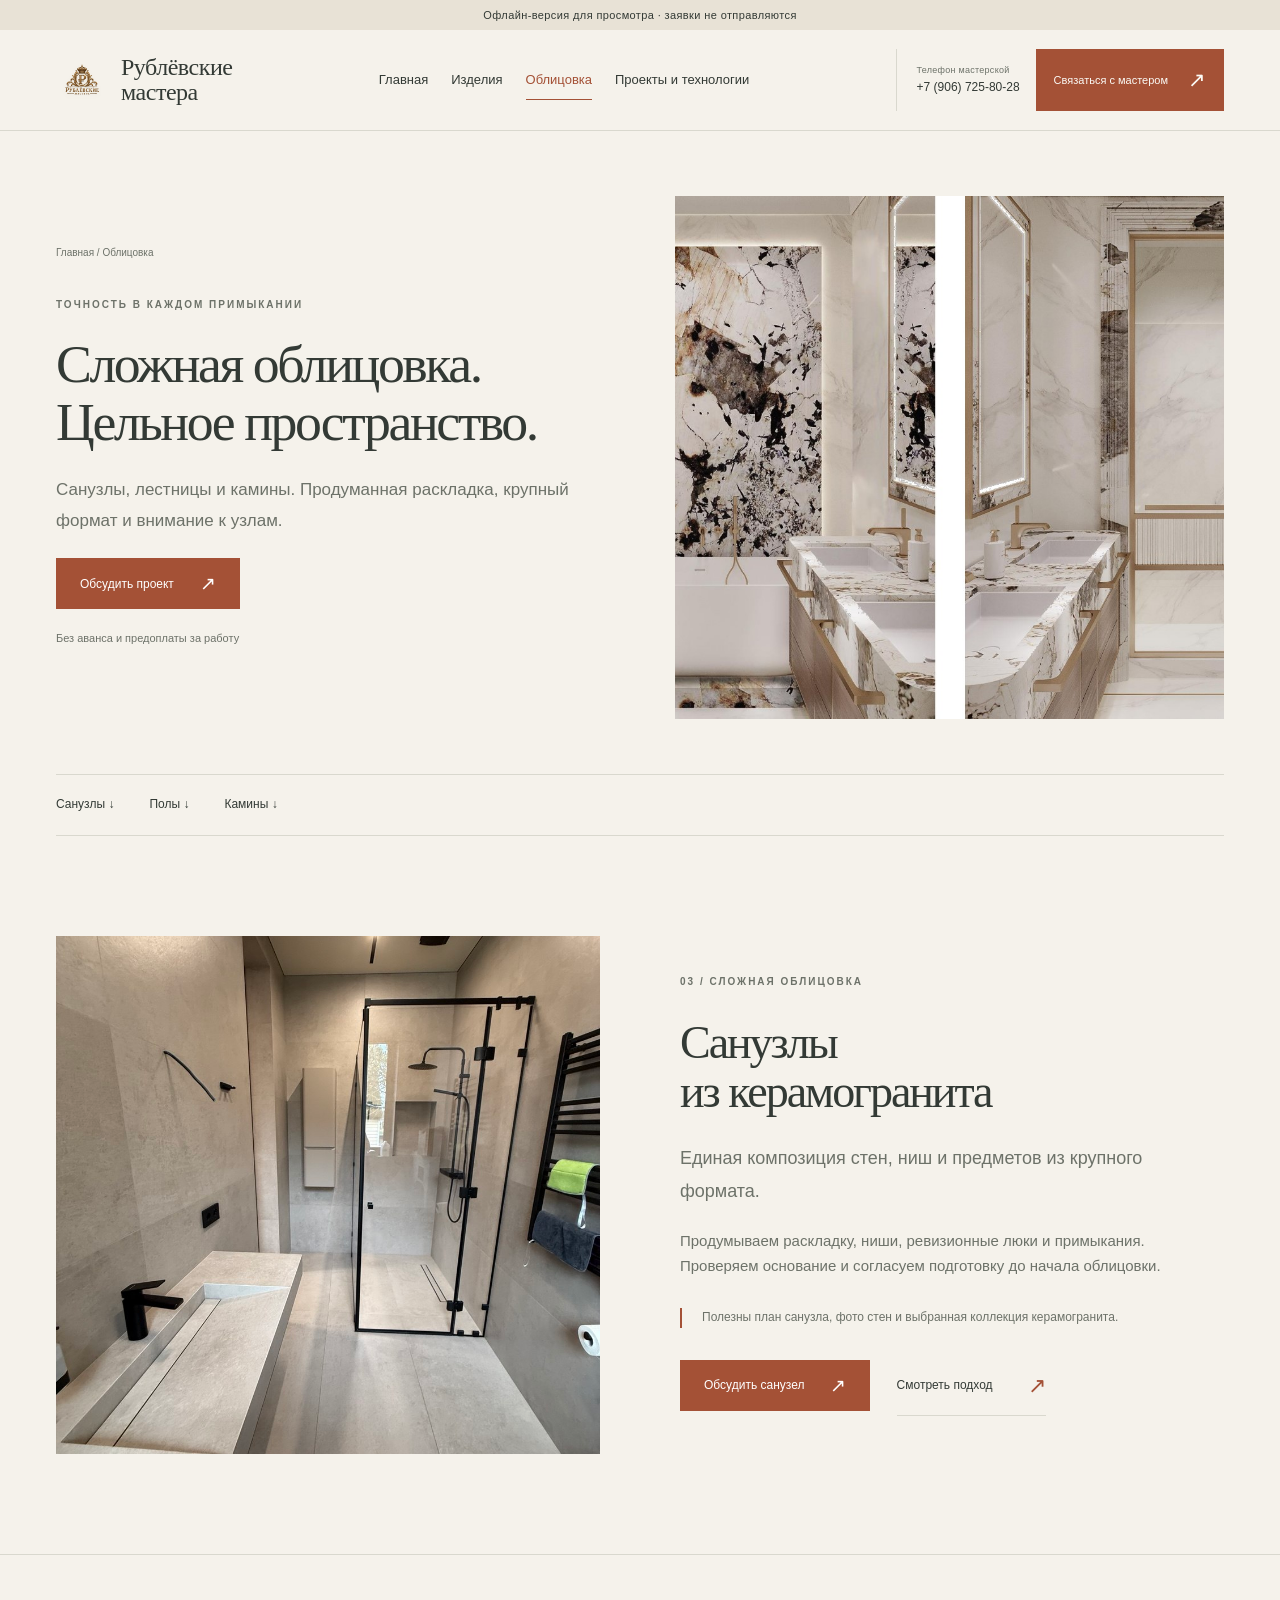
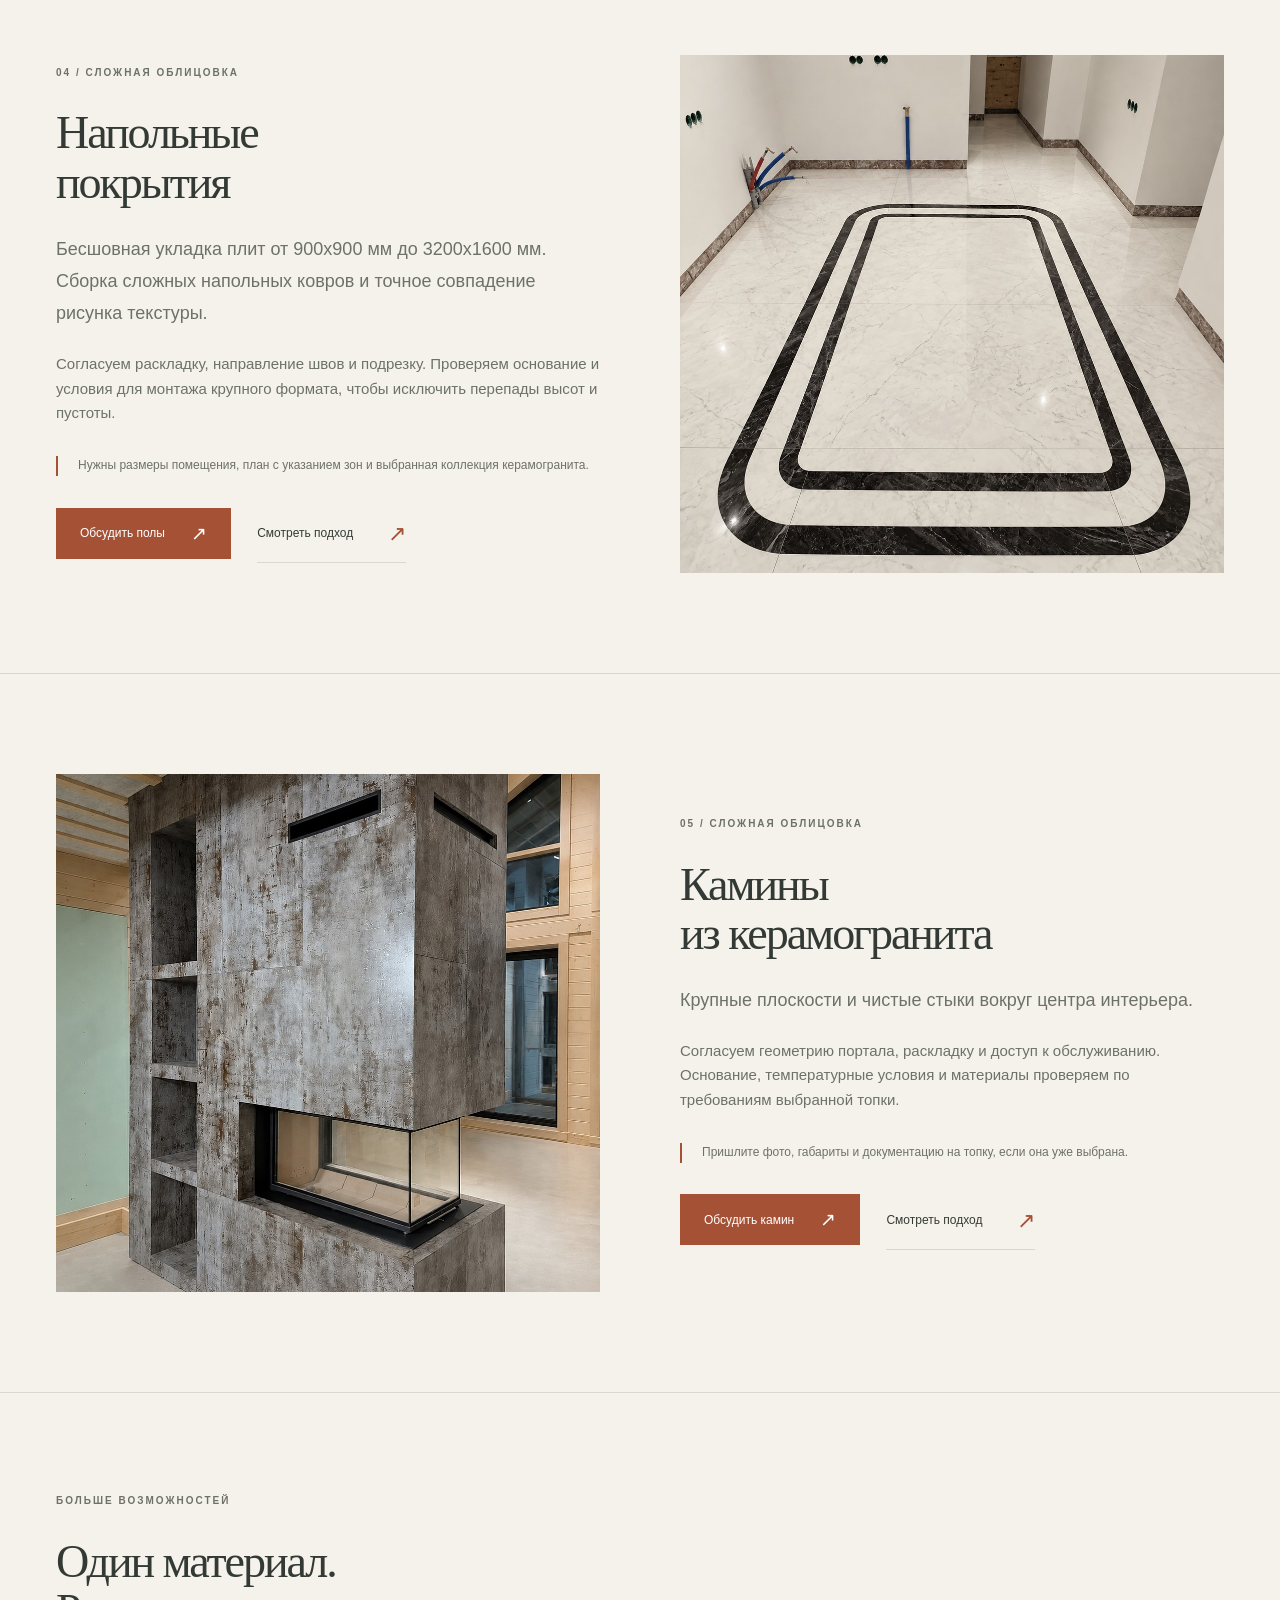
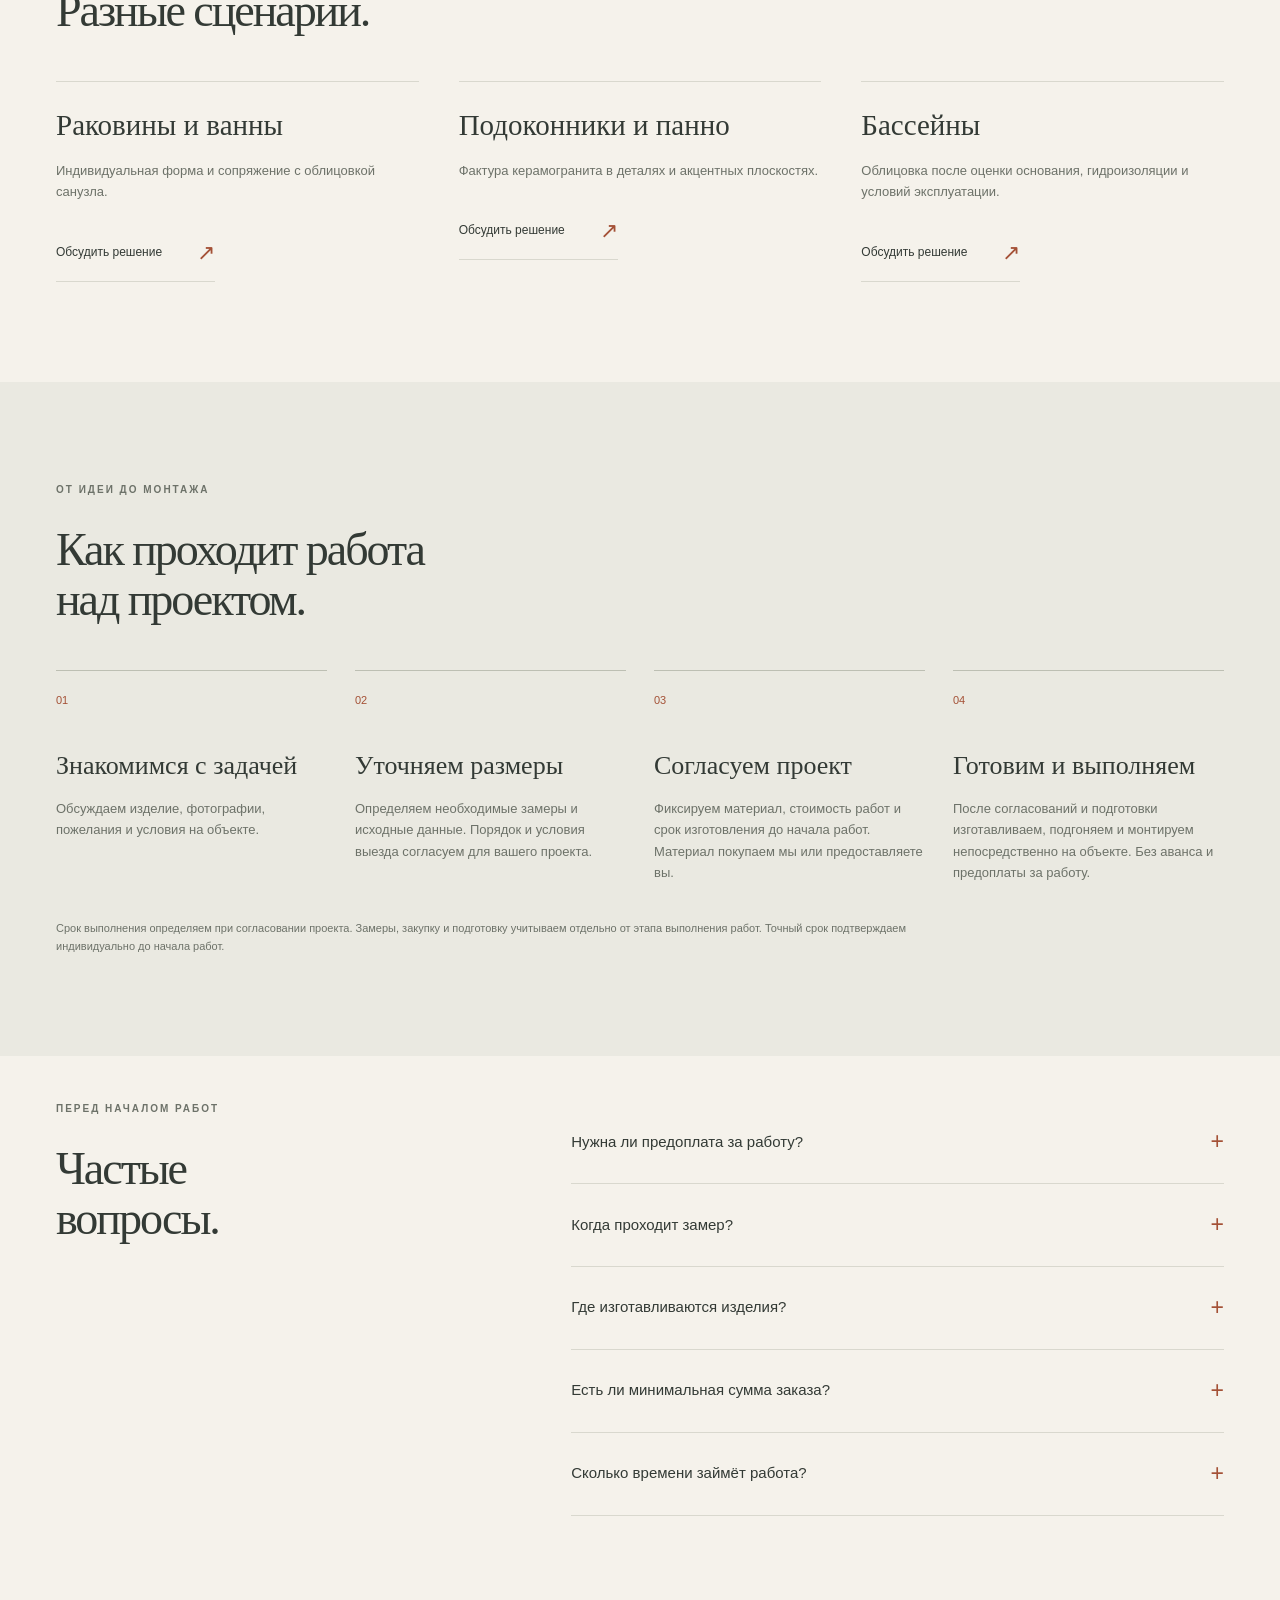
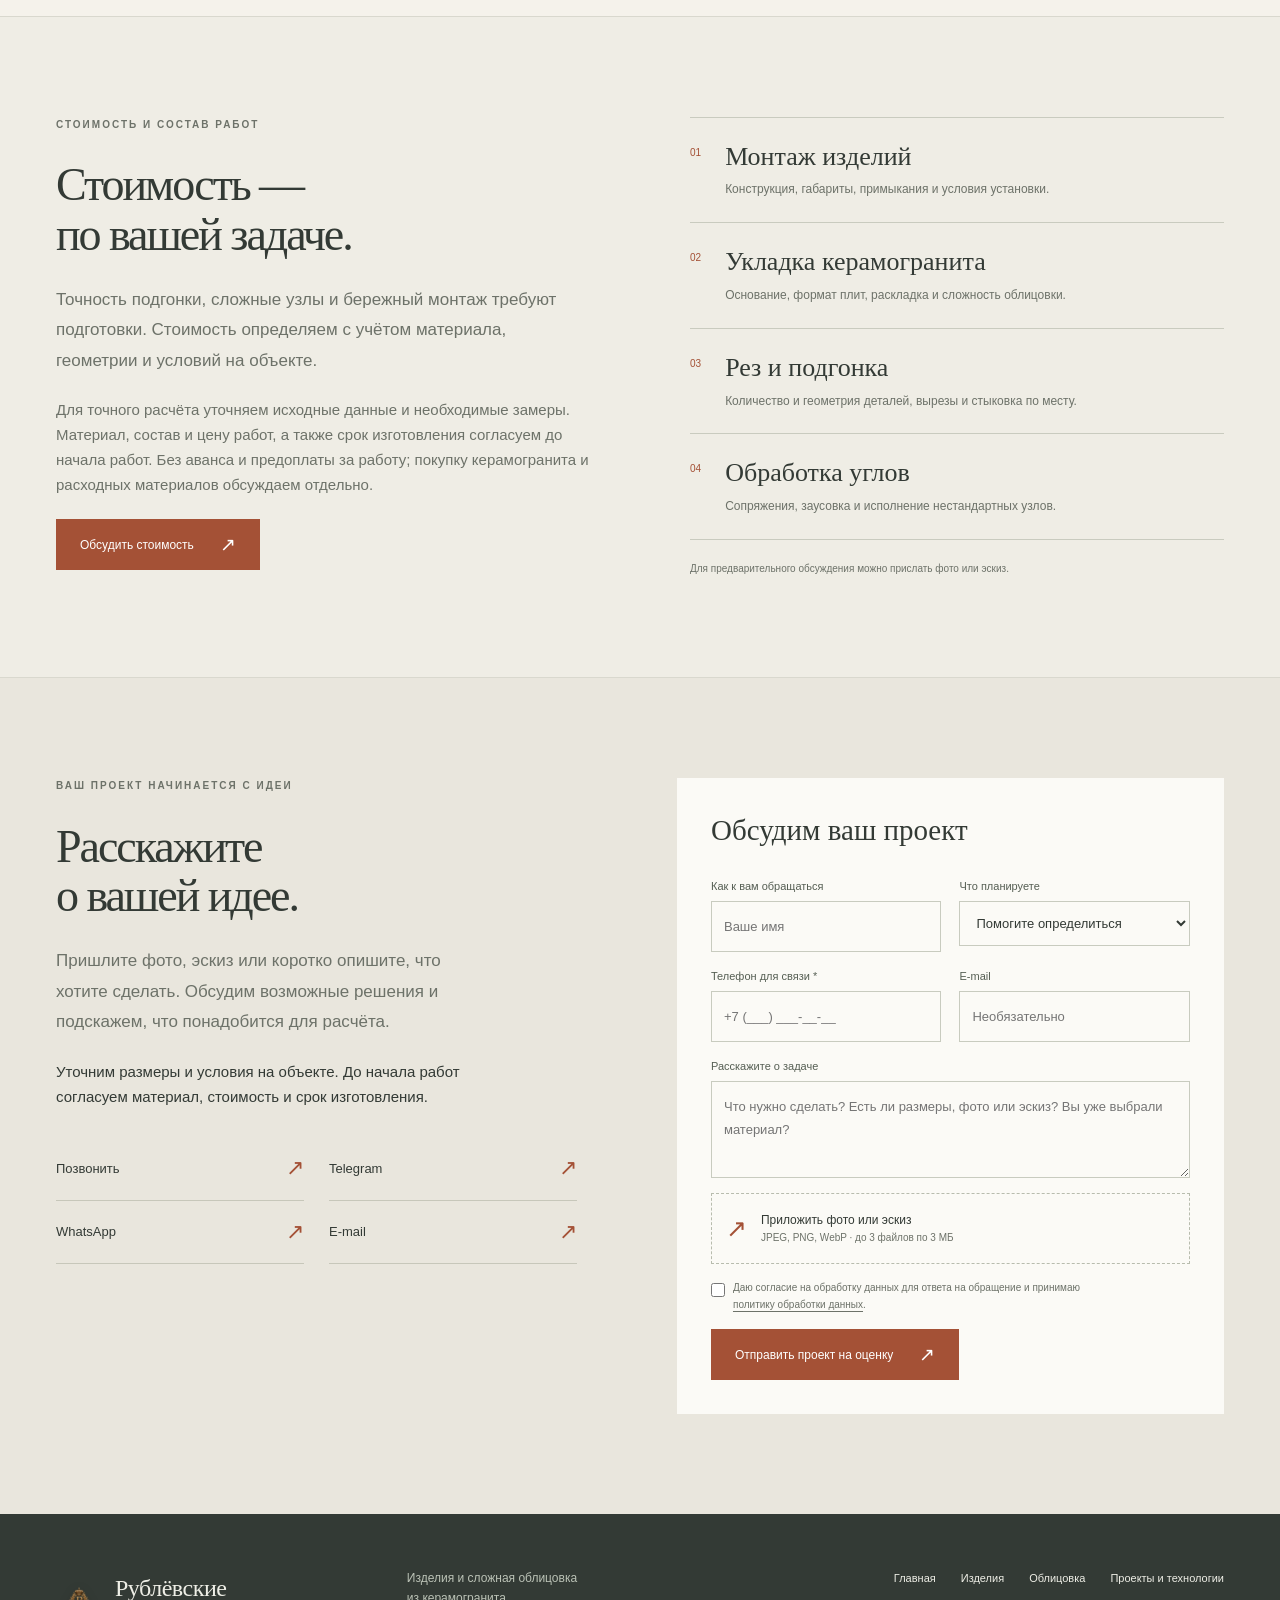
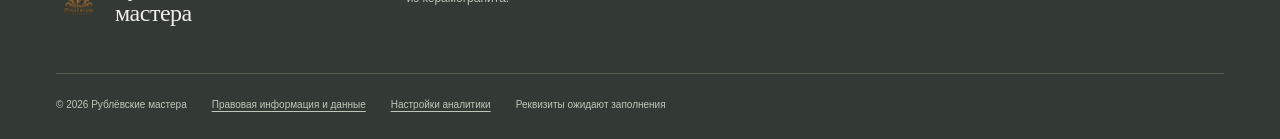
<file: oblicovka.html>
<!doctype html>
<html lang="ru">
<head>
  <meta charset="utf-8">
  <meta name="viewport" content="width=device-width, initial-scale=1">
  <title>Сложная облицовка керамогранитом — санузлы, лестницы, камины | Рублёвские мастера</title>
  <meta name="description" content="Изделия и сложная облицовка из керамогранита. Изготовление, подгонка и монтаж на объекте. Без аванса и предоплаты за работу.">
  <meta name="theme-color" content="#f5f2eb">
  
  <link rel="icon" href="images/favicon.ico" type="image/x-icon">
  <link rel="stylesheet" href="assets/style.css">
  <script src="assets/app.js" defer></script>
</head>
<body>
  <a href="#main" class="skip-link">Перейти к содержимому</a>
  
  <div class="demo-banner" id="demo-banner">Офлайн-версия для просмотра · заявки не отправляются</div>

  <!-- ХЕДЕР -->
  <header class="site-header">
    <div class="container header-inner">
      <a class="brand" href="index.html" aria-label="Рублёвские мастера — главная">
        <img class="brand-logo" src="images/ruble-mark-transparent.png" width="56" height="72" alt="" decoding="async">
        <span>Рублёвские<br><strong>мастера</strong></span>
      </a>
      
      <nav class="desktop-nav" aria-label="Главное меню">
        <a href="index.html">Главная</a>
        <a href="izdeliya.html">Изделия</a>
        <a href="oblicovka.html" aria-current="page">Облицовка</a>
        <a href="proekty.html">Проекты и технологии</a>
      </nav>
      
      <div class="header-actions">
        <button class="header-phone" data-contact="phone">
          <span>Телефон мастерской</span>
          <strong data-phone-label>+7 (906) 725-80-28</strong>
        </button>
        <button class="header-contact" data-dialog="contact-dialog">Связаться с мастером <span aria-hidden="true">↗</span></button>
      </div>
      
      <button class="menu-toggle" aria-expanded="false" aria-controls="mobile-nav" aria-label="Открыть меню"><span></span><span></span></button>
    </div>
    
    <nav id="mobile-nav" class="mobile-nav" aria-label="Мобильное меню" hidden>
      <a href="index.html">Главная<span aria-hidden="true">↗</span></a>
      <a href="izdeliya.html">Изделия<span aria-hidden="true">↗</span></a>
      <a href="oblicovka.html" aria-current="page">Облицовка<span aria-hidden="true">↗</span></a>
      <a href="proekty.html">Проекты и технологии<span aria-hidden="true">↗</span></a>
      <button data-dialog="contact-dialog">Контакты ↗</button>
    </nav>
  </header>

  <main id="main">
    <!-- ВЕРХНИЙ БЛОК (HERO) -->
    <section class="inner-hero">
      <div class="container inner-hero-grid">
        <div>
          <a class="breadcrumb" href="index.html">Главная / Облицовка</a>
          <p class="eyebrow">Точность в каждом примыкании</p>
          <h1>Сложная облицовка.<br>Цельное пространство.</h1>
          <p class="section-intro">Санузлы, лестницы и камины. Продуманная раскладка, крупный формат и внимание к узлам.</p>
          <a class="button" href="#request">Обсудить проект<span aria-hidden="true">↗</span></a>
          <p class="footnote">Без аванса и предоплаты за работу</p>
        </div>
        <div class="inner-hero-image">
          <!-- Твоё фото санузла -->
          <img src="images/toilet-4.jpg" alt="Сложная облицовка" fetchpriority="high" decoding="async" width="1536" height="1024" style="width:100%; height:100%; object-fit:cover;">
        </div>
      </div>
    </section>

        <!-- НАВИГАЦИЯ ПО ЯКОРЯМ -->
    <nav class="anchor-nav container" aria-label="Разделы страницы">
      <a href="#bathrooms">Санузлы ↓</a>
      <a href="#floors">Полы ↓</a> <!-- ИЗМЕНЕНО -->
      <a href="#fireplaces">Камины ↓</a>
    </nav>

    <!-- 03. САНУЗЛЫ -->
    <section class="section micro" id="bathrooms" data-service="bathrooms">
      <div class="container micro-grid">
        <div class="micro-image">
          <!-- Твоё фото санузла -->
          <img src="images/toilet-8.jpg" alt="Санузлы" loading="lazy" decoding="async" width="1536" height="1024" style="width:100%; height:100%; object-fit:cover;">
        </div>
        <div>
          <p class="eyebrow">03 / Сложная облицовка</p>
          <h2>Санузлы<br>из керамогранита</h2>
          <p class="section-intro">Единая композиция стен, ниш и предметов из крупного формата.</p>
          <p>Продумываем раскладку, ниши, ревизионные люки и примыкания. Проверяем основание и согласуем подготовку до начала облицовки.</p>
          <div class="request-note">Полезны план санузла, фото стен и выбранная коллекция керамогранита.</div>
          <a class="button service-cta" href="#request">Обсудить санузел<span aria-hidden="true">↗</span></a>
          <a class="link-arrow" href="proekty.html#technology">Смотреть подход<span aria-hidden="true">↗</span></a>
        </div>
      </div>
    </section>

        <!-- 04. НАПОЛЬНЫЕ ПОКРЫТИЯ -->
    <section class="section micro" id="floors" data-service="floors">
      <div class="container micro-grid">
        <div class="micro-image">
          <!-- Твоё фото пола -->
          <img src="images/floor-12.jpg" alt="Напольные покрытия" loading="lazy" decoding="async" width="1536" height="1024" style="width:100%; height:100%; object-fit:cover;">
        </div>
        <div>
          <p class="eyebrow">04 / Сложная облицовка</p>
          <h2>Напольные<br>покрытия</h2>
          <p class="section-intro">Бесшовная укладка плит от 900х900 мм до 3200х1600 мм. Сборка сложных напольных ковров и точное совпадение рисунка текстуры.</p>
          <p>Согласуем раскладку, направление швов и подрезку. Проверяем основание и условия для монтажа крупного формата, чтобы исключить перепады высот и пустоты.</p>
          <div class="request-note">Нужны размеры помещения, план с указанием зон и выбранная коллекция керамогранита.</div>
          <a class="button service-cta" href="#request">Обсудить полы<span aria-hidden="true">↗</span></a>
          <a class="link-arrow" href="proekty.html#technology">Смотреть подход<span aria-hidden="true">↗</span></a>
        </div>
      </div>
    </section>

    <!-- 05. КАМИНЫ -->
    <section class="section micro" id="fireplaces" data-service="fireplaces">
      <div class="container micro-grid">
        <div class="micro-image">
          <!-- Твоё фото камина -->
          <img src="images/fireplace-1.jpg" alt="Камины" loading="lazy" decoding="async" width="1536" height="1024" style="width:100%; height:100%; object-fit:cover;">
        </div>
        <div>
          <p class="eyebrow">05 / Сложная облицовка</p>
          <h2>Камины<br>из керамогранита</h2>
          <p class="section-intro">Крупные плоскости и чистые стыки вокруг центра интерьера.</p>
          <p>Согласуем геометрию портала, раскладку и доступ к обслуживанию. Основание, температурные условия и материалы проверяем по требованиям выбранной топки.</p>
          <div class="request-note">Пришлите фото, габариты и документацию на топку, если она уже выбрана.</div>
          <a class="button service-cta" href="#request">Обсудить камин<span aria-hidden="true">↗</span></a>
          <a class="link-arrow" href="proekty.html#technology">Смотреть подход<span aria-hidden="true">↗</span></a>
        </div>
      </div>
    </section>

    <!-- ДОПОЛНИТЕЛЬНЫЕ ВОЗМОЖНОСТИ -->
    <section class="section extras">
      <div class="container">
        <div class="section-heading">
          <p class="eyebrow">Больше возможностей</p>
          <h2>Один материал.<br>Разные сценарии.</h2>
        </div>
        <div class="extra-grid">
          <article>
            <h3>Раковины и ванны</h3>
            <p>Индивидуальная форма и сопряжение с облицовкой санузла.</p>
            <a class="link-arrow" href="#request">Обсудить решение<span aria-hidden="true">↗</span></a>
          </article>
          <article>
            <h3>Подоконники и панно</h3>
            <p>Фактура керамогранита в деталях и акцентных плоскостях.</p>
            <a class="link-arrow" href="#request">Обсудить решение<span aria-hidden="true">↗</span></a>
          </article>
          <article>
            <h3>Бассейны</h3>
            <p>Облицовка после оценки основания, гидроизоляции и условий эксплуатации.</p>
            <a class="link-arrow" href="#request">Обсудить решение<span aria-hidden="true">↗</span></a>
          </article>
        </div>
      </div>
    </section>

    <!-- ПРОЦЕСС -->
    <section class="section process" id="process">
      <div class="container">
        <div class="section-heading">
          <p class="eyebrow">От идеи до монтажа</p>
          <h2>Как проходит работа<br>над проектом.</h2>
        </div>
        <ol class="steps">
          <li><span>01</span><h3>Знакомимся с задачей</h3><p>Обсуждаем изделие, фотографии, пожелания и условия на объекте.</p></li>
          <li><span>02</span><h3>Уточняем размеры</h3><p>Определяем необходимые замеры и исходные данные. Порядок и условия выезда согласуем для вашего проекта.</p></li>
          <li><span>03</span><h3>Согласуем проект</h3><p>Фиксируем материал, стоимость работ и срок изготовления до начала работ. Материал покупаем мы или предоставляете вы.</p></li>
          <li><span>04</span><h3>Готовим и выполняем</h3><p>После согласований и подготовки изготавливаем, подгоняем и монтируем непосредственно на объекте. Без аванса и предоплаты за работу.</p></li>
        </ol>
        <p class="footnote">Срок выполнения определяем при согласовании проекта. Замеры, закупку и подготовку учитываем отдельно от этапа выполнения работ. Точный срок подтверждаем индивидуально до начала работ.</p>
      </div>
    </section>

    <!-- FAQ -->
    <section class="section faq">
      <div class="container faq-grid">
        <div class="section-heading">
          <p class="eyebrow">Перед началом работ</p>
          <h2>Частые<br>вопросы.</h2>
        </div>
        <div>
          <details>
            <summary>Нужна ли предоплата за работу?<span aria-hidden="true">+</span></summary>
            <p>Нет. На всех объектах работаем без аванса и предоплаты за работу. Материалы оплачиваются отдельно: их покупает мастерская или предоставляет клиент. Порядок покупки и оплаты согласуем заранее.</p>
          </details>
          <details>
            <summary>Когда проходит замер?<span aria-hidden="true">+</span></summary>
            <p>Порядок замера и условия выезда пока уточняются. Детали согласуем при обсуждении вашего проекта.</p>
          </details>
          <details>
            <summary>Где изготавливаются изделия?<span aria-hidden="true">+</span></summary>
            <p>Изготавливаем, подгоняем и монтируем изделия на объекте — там, где это позволяет технология. Если для отдельных операций нужно стационарное оборудование, обсуждаем это до начала работ. Заранее согласуем доступ на объект, рабочее место, электричество и защиту интерьера.</p>
          </details>
          <details>
            <summary>Есть ли минимальная сумма заказа?<span aria-hidden="true">+</span></summary>
            <p>Минимальная сумма заказа пока уточняется. Свяжитесь с нами, чтобы обсудить вашу задачу.</p>
          </details>
          <details>
            <summary>Сколько времени займёт работа?<span aria-hidden="true">+</span></summary>
            <p>Срок согласуем до начала работ. Он зависит от объёма, сложности, материала и готовности объекта. Замер, закупку и подготовку планируем отдельно от выполнения работ.</p>
          </details>
        </div>
      </div>
    </section>

    <!-- СТОИМОСТЬ -->
    <section class="section pricing-section" id="pricing">
      <div class="container pricing-grid">
        <div>
          <p class="eyebrow">Стоимость и состав работ</p>
          <h2>Стоимость —<br>по вашей задаче.</h2>
          <p class="section-intro">Точность подгонки, сложные узлы и бережный монтаж требуют подготовки. Стоимость определяем с учётом материала, геометрии и условий на объекте.</p>
          <p>Для точного расчёта уточняем исходные данные и необходимые замеры. Материал, состав и цену работ, а также срок изготовления согласуем до начала работ. Без аванса и предоплаты за работу; покупку керамогранита и расходных материалов обсуждаем отдельно.</p>
          <a class="button" href="#request">Обсудить стоимость<span aria-hidden="true">↗</span></a>
        </div>
        <div class="pricing-items">
          <article><span>01</span><div><h3>Монтаж изделий</h3><p>Конструкция, габариты, примыкания и условия установки.</p></div></article>
          <article><span>02</span><div><h3>Укладка керамогранита</h3><p>Основание, формат плит, раскладка и сложность облицовки.</p></div></article>
          <article><span>03</span><div><h3>Рез и подгонка</h3><p>Количество и геометрия деталей, вырезы и стыковка по месту.</p></div></article>
          <article><span>04</span><div><h3>Обработка углов</h3><p>Сопряжения, заусовка и исполнение нестандартных узлов.</p></div></article>
          <p class="footnote">Для предварительного обсуждения можно прислать фото или эскиз.</p>
        </div>
      </div>
    </section>

    <!-- ФОРМА ЗАЯВКИ -->
    <section class="section request-section" id="request">
      <div class="container request-grid">
        <div>
          <p class="eyebrow">Ваш проект начинается с идеи</p>
          <h2>Расскажите<br>о вашей идее.</h2>
          <p class="section-intro">Пришлите фото, эскиз или коротко опишите, что хотите сделать. Обсудим возможные решения и подскажем, что понадобится для расчёта.</p>
          <p>Уточним размеры и условия на объекте. До начала работ согласуем материал, стоимость и срок изготовления.</p>
          <div class="contact-list">
            <button class="contact-link" data-contact="phone"><span>Позвонить</span><span aria-hidden="true">↗</span></button>
            <button class="contact-link" data-contact="telegram"><span>Telegram</span><span aria-hidden="true">↗</span></button>
            <button class="contact-link" data-contact="whatsapp"><span>WhatsApp</span><span aria-hidden="true">↗</span></button>
            <button class="contact-link" data-contact="email"><span>E-mail</span><span aria-hidden="true">↗</span></button>
          </div>
        </div>
        
        <div class="full-form-panel">
          <h3>Обсудим ваш проект</h3>
          <form class="lead-form" data-source="project" novalidate>
            <input type="hidden" name="formType" value="full">
            <input type="hidden" name="service" value="consultation">
            <div class="trap" aria-hidden="true"><label>Ваш сайт<input name="website" tabindex="-1" autocomplete="off"></label></div>
            
            <div class="form-grid">
              <label>Как к вам обращаться<input name="name" autocomplete="name" maxlength="80" placeholder="Ваше имя"></label>
              <label>Что планируете
                <select name="project">
                  <option value="consultation">Помогите определиться</option>
                  <option value="islands">Кухонный остров</option>
                  <option value="countertops">Столешница</option>
                  <option value="bathrooms">Санузел</option>
                  <option value="stairs">Лестница</option>
                  <option value="fireplaces">Камин</option>
                  <option value="other">Другое изделие / облицовка</option>
                </select>
              </label>
            </div>
            
            <div class="form-grid">
              <label>Телефон для связи *<input name="phone" type="tel" inputmode="tel" autocomplete="tel" required maxlength="24" placeholder="+7 (___) ___-__-__" aria-describedby="project-error"></label>
              <label>E-mail<input name="email" type="email" autocomplete="email" maxlength="160" placeholder="Необязательно"></label>
            </div>
            
            <label>Расскажите о задаче<textarea name="message" rows="3" maxlength="3000" placeholder="Что нужно сделать? Есть ли размеры, фото или эскиз? Вы уже выбрали материал?"></textarea></label>
            <label class="upload"><span aria-hidden="true">↗</span><span>Приложить фото или эскиз<small>JPEG, PNG, WebP · до 3 файлов по 3 МБ</small></span><input name="images" type="file" accept="image/jpeg,image/png,image/webp" multiple></label>
            <p class="file-list" aria-live="polite"></p>
            
            <label class="consent"><input type="checkbox" name="consent" required><span>Даю согласие на обработку данных для ответа на обращение и принимаю <button type="button" class="text-button" data-dialog="privacy">политику обработки данных</button>.</span></label>
            <button class="button" type="submit">Отправить проект на оценку <span aria-hidden="true">↗</span></button>
            <p id="project-error" class="form-status" role="status" aria-live="polite"></p>
          </form>
        </div>
      </div>
    </section>
  </main>

  <!-- ПОДВАЛ -->
  <footer>
    <div class="container footer-top">
      <a class="brand footer-brand" href="index.html">
        <img class="brand-logo" src="images/ruble-mark-transparent.png" width="56" height="72" alt="">
        <span>Рублёвские<br>мастера</span>
      </a>
      <p>Изделия и сложная облицовка<br>из керамогранита.</p>
      <nav aria-label="Навигация в подвале">
        <a href="index.html">Главная</a>
        <a href="izdeliya.html">Изделия</a>
        <a href="oblicovka.html">Облицовка</a>
        <a href="proekty.html">Проекты и технологии</a>
      </nav>
    </div>
    <div class="container footer-bottom">
      <span>© 2026 Рублёвские мастера</span>
      <button class="text-button" data-dialog="privacy">Правовая информация и данные</button>
      <button class="text-button" id="analytics-settings">Настройки аналитики</button>
      <span id="legal-footer">Реквизиты ожидают заполнения</span>
    </div>
  </footer>

  <!-- МОБИЛЬНЫЕ КНОПКИ -->
  <div class="mobile-actions">
    <button data-contact="phone">Позвонить ↗</button>
    <a href="#request">Обсудить проект ↗</a>
  </div>
  
  <div class="toast" role="status" aria-live="polite"></div>
  
  <!-- COOKIE -->
  <div class="cookie-panel" hidden>
    <p>Разрешить Яндекс.Метрику для улучшения сайта? Формы работают при любом выборе.</p>
    <div>
      <button class="button" data-analytics="yes">Разрешить</button>
      <button class="text-button" data-analytics="no">Отклонить</button>
    </div>
  </div>

  <!-- ДИАЛОГИ -->
  <dialog id="privacy" aria-labelledby="privacy-title">
    <div class="dialog-head"><span>Информация</span><button class="close-dialog" aria-label="Закрыть">×</button></div>
    <h2 id="privacy-title">Обработка данных</h2>
    <div id="legal-content">
      <p>Реквизиты оператора ещё не внесены. В этой копии формы проверяются только в браузере.</p>
    </div>
    <h3>Что сохраняется</h3>
    <p>Имя, телефон, e-mail, описание задачи, загруженные изображения, выбранная услуга.</p>
  </dialog>

  <dialog id="contact-dialog" aria-labelledby="contact-title">
    <div class="dialog-head"><span>Связаться</span><button class="close-dialog" aria-label="Закрыть">×</button></div>
    <h2 id="contact-title">Выберите удобный канал</h2>
    <div class="contact-list">
      <button class="contact-link" data-contact="phone">Телефон <span aria-hidden="true">↗</span></button>
      <button class="contact-link" data-contact="email">E-mail <span aria-hidden="true">↗</span></button>
      <button class="contact-link" data-contact="telegram">Telegram <span aria-hidden="true">↗</span></button>
      <button class="contact-link" data-contact="whatsapp">WhatsApp <span aria-hidden="true">↗</span></button>
    </div>
    <p id="contact-status" role="status"></p>
  </dialog>

  <dialog id="case-dialog" aria-labelledby="case-title">
    <div class="dialog-head"><span>Проект</span><button class="close-dialog" aria-label="Закрыть">×</button></div>
    <div id="case-content"></div>
    <a class="button close-case" href="#request">Обсудить похожую задачу<span aria-hidden="true">↗</span></a>
  </dialog>

</body>
</html>
</file>
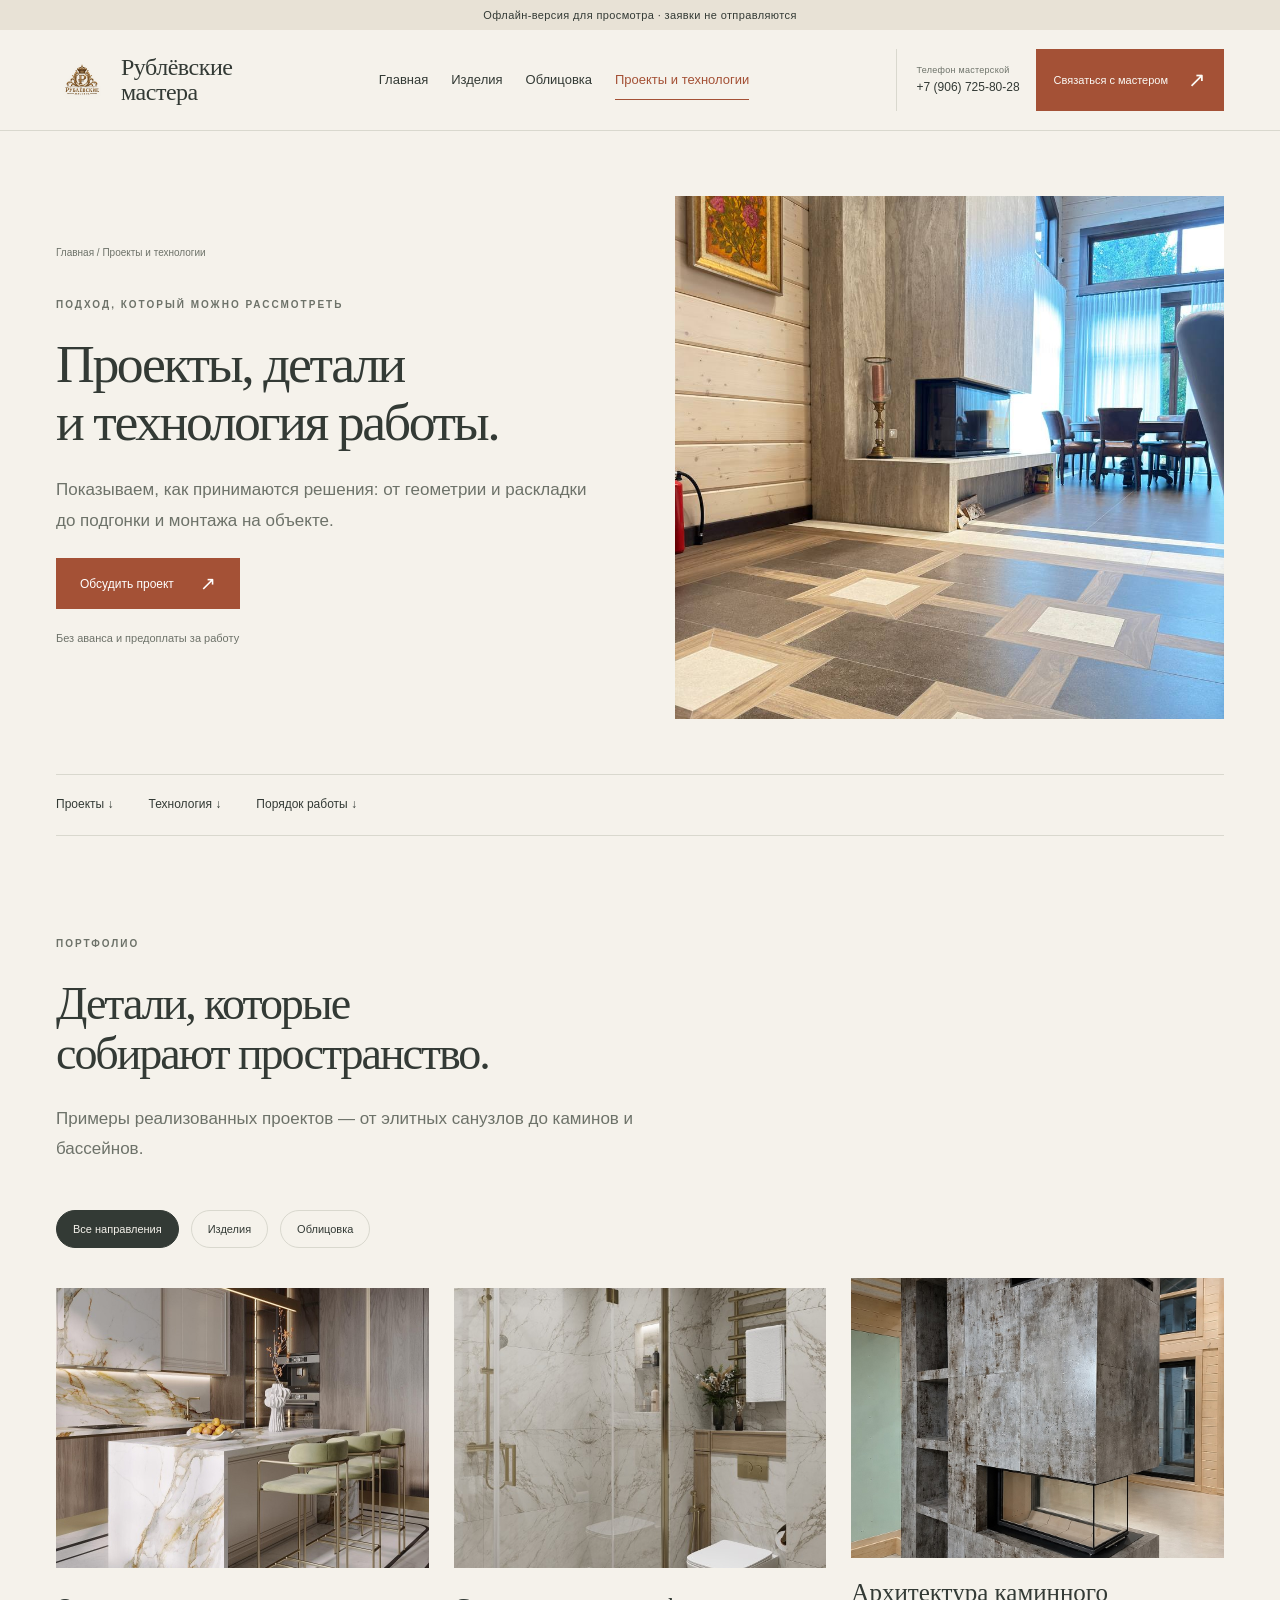
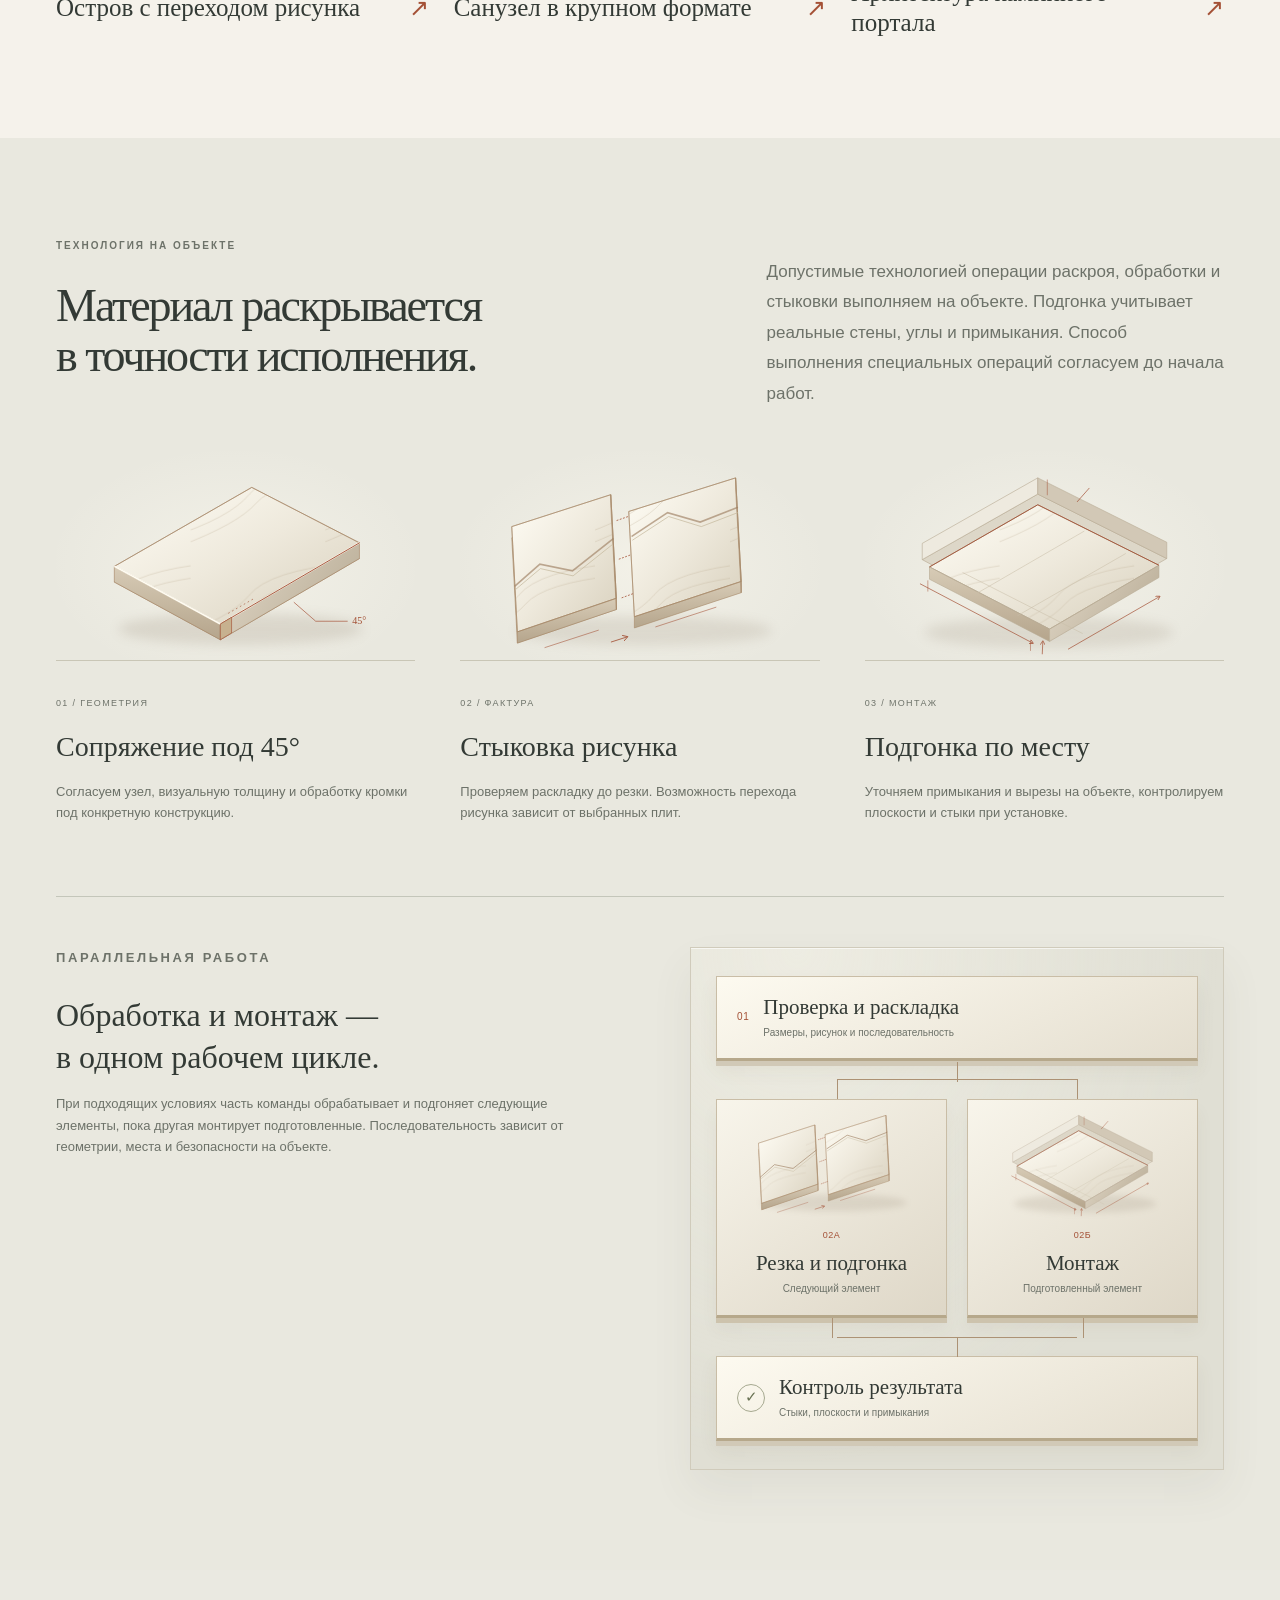
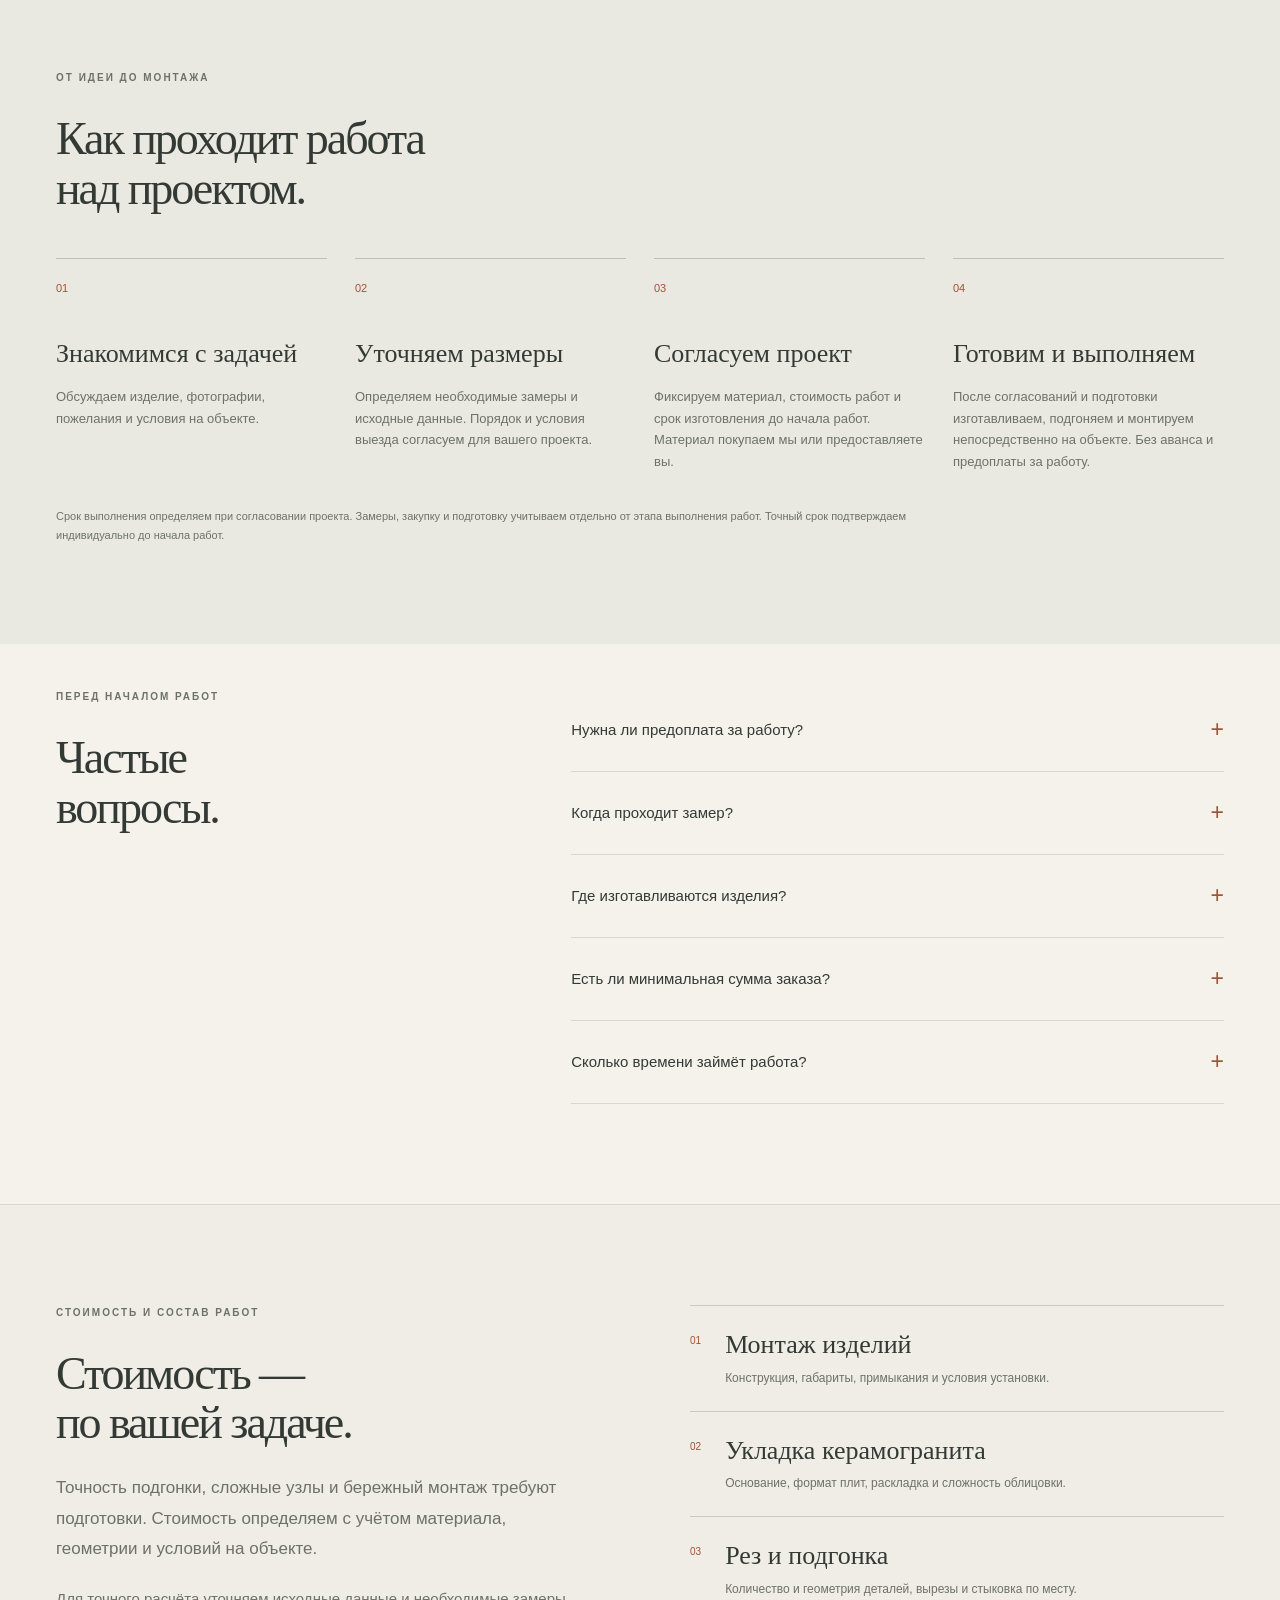
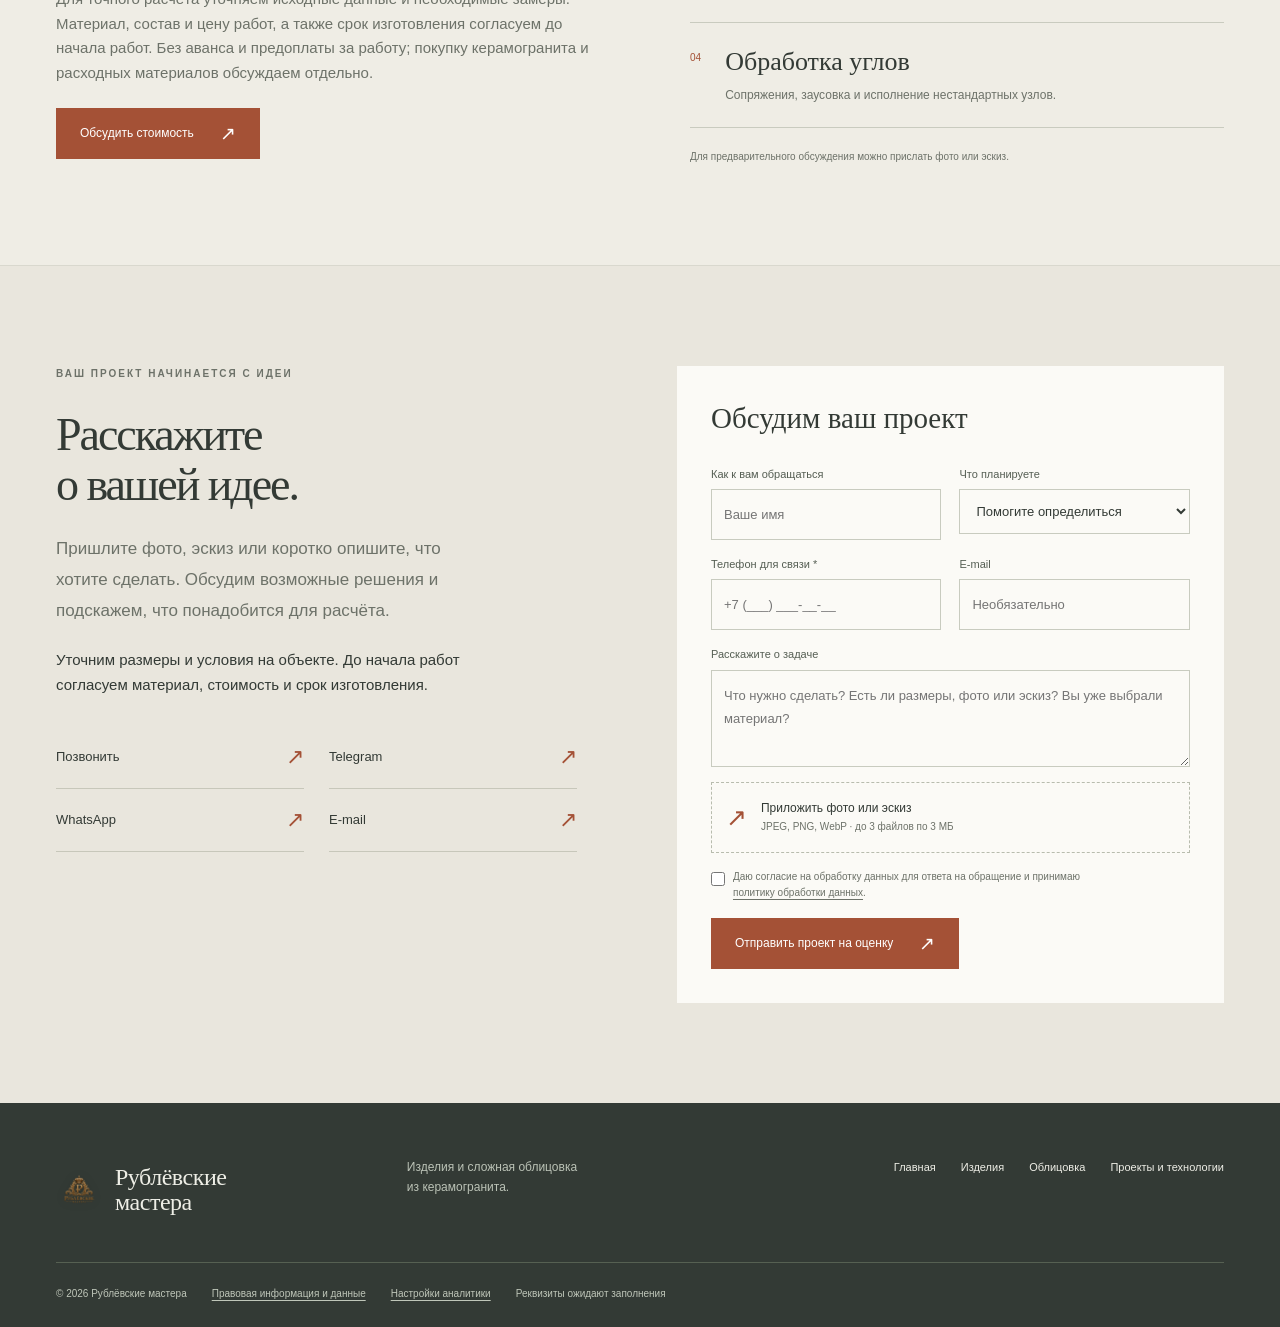
<file: proekty.html>
<!doctype html>
<html lang="ru">
<head>
  <meta charset="utf-8">
  <meta name="viewport" content="width=device-width, initial-scale=1">
  <title>Проекты и технологии работы с керамогранитом | Рублёвские мастера</title>
  <meta name="description" content="Изделия и сложная облицовка из керамогранита. Изготовление, подгонка и монтаж на объекте. Без аванса и предоплаты за работу.">
  <meta name="theme-color" content="#f5f2eb">
  
  <link rel="icon" href="images/favicon.ico" type="image/x-icon">
  <link rel="stylesheet" href="assets/style.css">
  <script src="assets/app.js" defer></script>
</head>
<body>
  <a href="#main" class="skip-link">Перейти к содержимому</a>
  
  <div class="demo-banner" id="demo-banner">Офлайн-версия для просмотра · заявки не отправляются</div>

  <!-- ХЕДЕР -->
  <header class="site-header">
    <div class="container header-inner">
      <a class="brand" href="index.html" aria-label="Рублёвские мастера — главная">
        <img class="brand-logo" src="images/ruble-mark-transparent.png" width="56" height="72" alt="" decoding="async">
        <span>Рублёвские<br><strong>мастера</strong></span>
      </a>
      
      <nav class="desktop-nav" aria-label="Главное меню">
        <a href="index.html">Главная</a>
        <a href="izdeliya.html">Изделия</a>
        <a href="oblicovka.html">Облицовка</a>
        <a href="proekty.html" aria-current="page">Проекты и технологии</a>
      </nav>
      
      <div class="header-actions">
        <button class="header-phone" data-contact="phone">
          <span>Телефон мастерской</span>
          <strong data-phone-label>+7 (906) 725-80-28</strong>
        </button>
        <button class="header-contact" data-dialog="contact-dialog">Связаться с мастером <span aria-hidden="true">↗</span></button>
      </div>
      
      <button class="menu-toggle" aria-expanded="false" aria-controls="mobile-nav" aria-label="Открыть меню"><span></span><span></span></button>
    </div>
    
    <nav id="mobile-nav" class="mobile-nav" aria-label="Мобильное меню" hidden>
      <a href="index.html">Главная<span aria-hidden="true">↗</span></a>
      <a href="izdeliya.html">Изделия<span aria-hidden="true">↗</span></a>
      <a href="oblicovka.html">Облицовка<span aria-hidden="true">↗</span></a>
      <a href="proekty.html" aria-current="page">Проекты и технологии<span aria-hidden="true">↗</span></a>
      <button data-dialog="contact-dialog">Контакты ↗</button>
    </nav>
  </header>

  <main id="main">
    <!-- ВЕРХНИЙ БЛОК (HERO) -->
    <section class="inner-hero">
      <div class="container inner-hero-grid">
        <div>
          <a class="breadcrumb" href="index.html">Главная / Проекты и технологии</a>
          <p class="eyebrow">Подход, который можно рассмотреть</p>
          <h1>Проекты, детали<br>и технология работы.</h1>
          <p class="section-intro">Показываем, как принимаются решения: от геометрии и раскладки до подгонки и монтажа на объекте.</p>
          <a class="button" href="#request">Обсудить проект<span aria-hidden="true">↗</span></a>
          <p class="footnote">Без аванса и предоплаты за работу</p>
        </div>
        <div class="inner-hero-image">
          <!-- Твоё фото камина в качестве иллюстрации -->
          <img src="images/fireplace-11.jpg" alt="Проекты и технологии" fetchpriority="high" decoding="async" width="1536" height="1024" style="width:100%; height:100%; object-fit:cover;">
        </div>
      </div>
    </section>

    <!-- НАВИГАЦИЯ ПО ЯКОРЯМ -->
    <nav class="anchor-nav container" aria-label="Разделы страницы">
      <a href="#portfolio">Проекты ↓</a>
      <a href="#technology">Технология ↓</a>
      <a href="#process">Порядок работы ↓</a>
    </nav>

    <!-- ПОРТФОЛИО -->
    <section class="section" id="portfolio">
      <div class="container">
        <div class="section-heading">
          <p class="eyebrow">Портфолио</p>
          <h2>Детали, которые<br>собирают пространство.</h2>
          <p class="section-intro">Примеры реализованных проектов — от элитных санузлов до каминов и бассейнов.</p>
        </div>
        
        <div class="filters" aria-label="Фильтр проектов">
          <button class="active" data-filter="all" aria-pressed="true">Все направления</button>
          <button data-filter="products" aria-pressed="false">Изделия</button>
          <button data-filter="cladding" aria-pressed="false">Облицовка</button>
        </div>
        
        <div class="project-grid">
          <button class="project-card" data-case="0" data-category="products">
            <div class="image-wrap" style="aspect-ratio:4/3; overflow:hidden;">
              <img src="images/island-2.jpg" alt="Остров с переходом рисунка" loading="lazy" style="width:100%; height:100%; object-fit:cover;">
            </div>
            <span class="card-line"><strong>Остров с переходом рисунка</strong><span aria-hidden="true">↗</span></span>
          </button>
          
          <button class="project-card" data-case="1" data-category="cladding">
            <div class="image-wrap" style="aspect-ratio:4/3; overflow:hidden;">
              <img src="images/toilet-1.jpg" alt="Санузел в крупном формате" loading="lazy" style="width:100%; height:100%; object-fit:cover;">
            </div>
            <span class="card-line"><strong>Санузел в крупном формате</strong><span aria-hidden="true">↗</span></span>
          </button>
          
          <button class="project-card" data-case="2" data-category="cladding">
            <div class="image-wrap" style="aspect-ratio:4/3; overflow:hidden;">
              <img src="images/fireplace-1.jpg" alt="Архитектура каминного портала" loading="lazy" style="width:100%; height:100%; object-fit:cover;">
            </div>
            <span class="card-line"><strong>Архитектура каминного портала</strong><span aria-hidden="true">↗</span></span>
          </button>
        </div>
      </div>
    </section>

    <!-- ТЕХНОЛОГИИ -->
    <section class="section technology" id="technology">
      <div class="container">
        <div class="technology-top">
          <div class="section-heading">
            <p class="eyebrow">Технология на объекте</p>
            <h2>Материал раскрывается<br>в точности исполнения.</h2>
          </div>
          <p class="section-intro">Допустимые технологией операции раскроя, обработки и стыковки выполняем на объекте. Подгонка учитывает реальные стены, углы и примыкания. Способ выполнения специальных операций согласуем до начала работ.</p>
        </div>
        
        <div class="tech-grid">
          <article>
            <div class="tech-visual">
              <!-- Схема (оставил оригинальную) -->
              <img src="assets/images/technology-joint.svg" alt="Схема под 45 градусов" loading="lazy" style="width:100%; height:auto;">
            </div>
            <span>01 / ГЕОМЕТРИЯ</span>
            <h3>Сопряжение под 45°</h3>
            <p>Согласуем узел, визуальную толщину и обработку кромки под конкретную конструкцию.</p>
          </article>
          
          <article>
            <div class="tech-visual">
              <!-- Схема (оставил оригинальную) -->
              <img src="assets/images/technology-match.svg" alt="Схема стыковки рисунка" loading="lazy" style="width:100%; height:auto;">
            </div>
            <span>02 / ФАКТУРА</span>
            <h3>Стыковка рисунка</h3>
            <p>Проверяем раскладку до резки. Возможность перехода рисунка зависит от выбранных плит.</p>
          </article>
          
          <article>
            <div class="tech-visual">
              <!-- Схема (оставил оригинальную) -->
              <img src="assets/images/technology-fit.svg" alt="Схема подгонки по месту" loading="lazy" style="width:100%; height:auto;">
            </div>
            <span>03 / МОНТАЖ</span>
            <h3>Подгонка по месту</h3>
            <p>Уточняем примыкания и вырезы на объекте, контролируем плоскости и стыки при установке.</p>
          </article>
        </div>
        
        <div class="parallel">
          <div>
            <p class="eyebrow">Параллельная работа</p>
            <h3>Обработка и монтаж —<br>в одном рабочем цикле.</h3>
            <p>При подходящих условиях часть команды обрабатывает и подгоняет следующие элементы, пока другая монтирует подготовленные. Последовательность зависит от геометрии, места и безопасности на объекте.</p>
          </div>
          
          <div class="workflow-board" role="img" aria-label="Проверка и раскладка, затем параллельно обработка следующего элемента и монтаж подготовленного, затем контроль">
            <div class="workflow-stage workflow-entry">
              <span class="workflow-number">01</span>
              <div><strong>Проверка и раскладка</strong><small>Размеры, рисунок и последовательность</small></div>
            </div>
            <div class="workflow-branches">
              <article class="workflow-task">
                <img src="assets/images/technology-match.svg" alt="" loading="lazy" style="width:100%; height:auto;">
                <span class="workflow-number">02А</span>
                <strong>Резка и подгонка</strong>
                <small>Следующий элемент</small>
              </article>
              <article class="workflow-task">
                <img src="assets/images/technology-fit.svg" alt="" loading="lazy" style="width:100%; height:auto;">
                <span class="workflow-number">02Б</span>
                <strong>Монтаж</strong>
                <small>Подготовленный элемент</small>
              </article>
            </div>
            <div class="workflow-stage workflow-exit">
              <span class="workflow-check" aria-hidden="true">✓</span>
              <div><strong>Контроль результата</strong><small>Стыки, плоскости и примыкания</small></div>
            </div>
          </div>
        </div>
      </div>
    </section>

    <!-- ПРОЦЕСС -->
    <section class="section process" id="process">
      <div class="container">
        <div class="section-heading">
          <p class="eyebrow">От идеи до монтажа</p>
          <h2>Как проходит работа<br>над проектом.</h2>
        </div>
        <ol class="steps">
          <li><span>01</span><h3>Знакомимся с задачей</h3><p>Обсуждаем изделие, фотографии, пожелания и условия на объекте.</p></li>
          <li><span>02</span><h3>Уточняем размеры</h3><p>Определяем необходимые замеры и исходные данные. Порядок и условия выезда согласуем для вашего проекта.</p></li>
          <li><span>03</span><h3>Согласуем проект</h3><p>Фиксируем материал, стоимость работ и срок изготовления до начала работ. Материал покупаем мы или предоставляете вы.</p></li>
          <li><span>04</span><h3>Готовим и выполняем</h3><p>После согласований и подготовки изготавливаем, подгоняем и монтируем непосредственно на объекте. Без аванса и предоплаты за работу.</p></li>
        </ol>
        <p class="footnote">Срок выполнения определяем при согласовании проекта. Замеры, закупку и подготовку учитываем отдельно от этапа выполнения работ. Точный срок подтверждаем индивидуально до начала работ.</p>
      </div>
    </section>

    <!-- FAQ -->
    <section class="section faq">
      <div class="container faq-grid">
        <div class="section-heading">
          <p class="eyebrow">Перед началом работ</p>
          <h2>Частые<br>вопросы.</h2>
        </div>
        <div>
          <details>
            <summary>Нужна ли предоплата за работу?<span aria-hidden="true">+</span></summary>
            <p>Нет. На всех объектах работаем без аванса и предоплаты за работу. Материалы оплачиваются отдельно: их покупает мастерская или предоставляет клиент. Порядок покупки и оплаты согласуем заранее.</p>
          </details>
          <details>
            <summary>Когда проходит замер?<span aria-hidden="true">+</span></summary>
            <p>Порядок замера и условия выезда пока уточняются. Детали согласуем при обсуждении вашего проекта.</p>
          </details>
          <details>
            <summary>Где изготавливаются изделия?<span aria-hidden="true">+</span></summary>
            <p>Изготавливаем, подгоняем и монтируем изделия на объекте — там, где это позволяет технология. Если для отдельных операций нужно стационарное оборудование, обсуждаем это до начала работ. Заранее согласуем доступ на объект, рабочее место, электричество и защиту интерьера.</p>
          </details>
          <details>
            <summary>Есть ли минимальная сумма заказа?<span aria-hidden="true">+</span></summary>
            <p>Минимальная сумма заказа пока уточняется. Свяжитесь с нами, чтобы обсудить вашу задачу.</p>
          </details>
          <details>
            <summary>Сколько времени займёт работа?<span aria-hidden="true">+</span></summary>
            <p>Срок согласуем до начала работ. Он зависит от объёма, сложности, материала и готовности объекта. Замер, закупку и подготовку планируем отдельно от выполнения работ.</p>
          </details>
        </div>
      </div>
    </section>

    <!-- СТОИМОСТЬ -->
    <section class="section pricing-section" id="pricing">
      <div class="container pricing-grid">
        <div>
          <p class="eyebrow">Стоимость и состав работ</p>
          <h2>Стоимость —<br>по вашей задаче.</h2>
          <p class="section-intro">Точность подгонки, сложные узлы и бережный монтаж требуют подготовки. Стоимость определяем с учётом материала, геометрии и условий на объекте.</p>
          <p>Для точного расчёта уточняем исходные данные и необходимые замеры. Материал, состав и цену работ, а также срок изготовления согласуем до начала работ. Без аванса и предоплаты за работу; покупку керамогранита и расходных материалов обсуждаем отдельно.</p>
          <a class="button" href="#request">Обсудить стоимость<span aria-hidden="true">↗</span></a>
        </div>
        <div class="pricing-items">
          <article><span>01</span><div><h3>Монтаж изделий</h3><p>Конструкция, габариты, примыкания и условия установки.</p></div></article>
          <article><span>02</span><div><h3>Укладка керамогранита</h3><p>Основание, формат плит, раскладка и сложность облицовки.</p></div></article>
          <article><span>03</span><div><h3>Рез и подгонка</h3><p>Количество и геометрия деталей, вырезы и стыковка по месту.</p></div></article>
          <article><span>04</span><div><h3>Обработка углов</h3><p>Сопряжения, заусовка и исполнение нестандартных узлов.</p></div></article>
          <p class="footnote">Для предварительного обсуждения можно прислать фото или эскиз.</p>
        </div>
      </div>
    </section>

    <!-- ФОРМА ЗАЯВКИ -->
    <section class="section request-section" id="request">
      <div class="container request-grid">
        <div>
          <p class="eyebrow">Ваш проект начинается с идеи</p>
          <h2>Расскажите<br>о вашей идее.</h2>
          <p class="section-intro">Пришлите фото, эскиз или коротко опишите, что хотите сделать. Обсудим возможные решения и подскажем, что понадобится для расчёта.</p>
          <p>Уточним размеры и условия на объекте. До начала работ согласуем материал, стоимость и срок изготовления.</p>
          <div class="contact-list">
            <button class="contact-link" data-contact="phone"><span>Позвонить</span><span aria-hidden="true">↗</span></button>
            <button class="contact-link" data-contact="telegram"><span>Telegram</span><span aria-hidden="true">↗</span></button>
            <button class="contact-link" data-contact="whatsapp"><span>WhatsApp</span><span aria-hidden="true">↗</span></button>
            <button class="contact-link" data-contact="email"><span>E-mail</span><span aria-hidden="true">↗</span></button>
          </div>
        </div>
        
        <div class="full-form-panel">
          <h3>Обсудим ваш проект</h3>
          <form class="lead-form" data-source="project" novalidate>
            <input type="hidden" name="formType" value="full">
            <input type="hidden" name="service" value="consultation">
            <div class="trap" aria-hidden="true"><label>Ваш сайт<input name="website" tabindex="-1" autocomplete="off"></label></div>
            
            <div class="form-grid">
              <label>Как к вам обращаться<input name="name" autocomplete="name" maxlength="80" placeholder="Ваше имя"></label>
              <label>Что планируете
                <select name="project">
                  <option value="consultation">Помогите определиться</option>
                  <option value="islands">Кухонный остров</option>
                  <option value="countertops">Столешница</option>
                  <option value="bathrooms">Санузел</option>
                  <option value="stairs">Лестница</option>
                  <option value="fireplaces">Камин</option>
                  <option value="other">Другое изделие / облицовка</option>
                </select>
              </label>
            </div>
            
            <div class="form-grid">
              <label>Телефон для связи *<input name="phone" type="tel" inputmode="tel" autocomplete="tel" required maxlength="24" placeholder="+7 (___) ___-__-__" aria-describedby="project-error"></label>
              <label>E-mail<input name="email" type="email" autocomplete="email" maxlength="160" placeholder="Необязательно"></label>
            </div>
            
            <label>Расскажите о задаче<textarea name="message" rows="3" maxlength="3000" placeholder="Что нужно сделать? Есть ли размеры, фото или эскиз? Вы уже выбрали материал?"></textarea></label>
            <label class="upload"><span aria-hidden="true">↗</span><span>Приложить фото или эскиз<small>JPEG, PNG, WebP · до 3 файлов по 3 МБ</small></span><input name="images" type="file" accept="image/jpeg,image/png,image/webp" multiple></label>
            <p class="file-list" aria-live="polite"></p>
            
            <label class="consent"><input type="checkbox" name="consent" required><span>Даю согласие на обработку данных для ответа на обращение и принимаю <button type="button" class="text-button" data-dialog="privacy">политику обработки данных</button>.</span></label>
            <button class="button" type="submit">Отправить проект на оценку <span aria-hidden="true">↗</span></button>
            <p id="project-error" class="form-status" role="status" aria-live="polite"></p>
          </form>
        </div>
      </div>
    </section>
  </main>

  <!-- ПОДВАЛ -->
  <footer>
    <div class="container footer-top">
      <a class="brand footer-brand" href="index.html">
        <img class="brand-logo" src="images/ruble-mark-transparent.png" width="56" height="72" alt="">
        <span>Рублёвские<br>мастера</span>
      </a>
      <p>Изделия и сложная облицовка<br>из керамогранита.</p>
      <nav aria-label="Навигация в подвале">
        <a href="index.html">Главная</a>
        <a href="izdeliya.html">Изделия</a>
        <a href="oblicovka.html">Облицовка</a>
        <a href="proekty.html">Проекты и технологии</a>
      </nav>
    </div>
    <div class="container footer-bottom">
      <span>© 2026 Рублёвские мастера</span>
      <button class="text-button" data-dialog="privacy">Правовая информация и данные</button>
      <button class="text-button" id="analytics-settings">Настройки аналитики</button>
      <span id="legal-footer">Реквизиты ожидают заполнения</span>
    </div>
  </footer>

  <!-- МОБИЛЬНЫЕ КНОПКИ -->
  <div class="mobile-actions">
    <button data-contact="phone">Позвонить ↗</button>
    <a href="#request">Обсудить проект ↗</a>
  </div>
  
  <div class="toast" role="status" aria-live="polite"></div>
  
  <!-- COOKIE -->
  <div class="cookie-panel" hidden>
    <p>Разрешить Яндекс.Метрику для улучшения сайта? Формы работают при любом выборе.</p>
    <div>
      <button class="button" data-analytics="yes">Разрешить</button>
      <button class="text-button" data-analytics="no">Отклонить</button>
    </div>
  </div>

  <!-- ДИАЛОГИ -->
  <dialog id="privacy" aria-labelledby="privacy-title">
    <div class="dialog-head"><span>Информация</span><button class="close-dialog" aria-label="Закрыть">×</button></div>
    <h2 id="privacy-title">Обработка данных</h2>
    <div id="legal-content">
      <p>Реквизиты оператора ещё не внесены. В этой копии формы проверяются только в браузере.</p>
    </div>
    <h3>Что сохраняется</h3>
    <p>Имя, телефон, e-mail, описание задачи, загруженные изображения, выбранная услуга.</p>
  </dialog>

  <dialog id="contact-dialog" aria-labelledby="contact-title">
    <div class="dialog-head"><span>Связаться</span><button class="close-dialog" aria-label="Закрыть">×</button></div>
    <h2 id="contact-title">Выберите удобный канал</h2>
    <div class="contact-list">
      <button class="contact-link" data-contact="phone">Телефон <span aria-hidden="true">↗</span></button>
      <button class="contact-link" data-contact="email">E-mail <span aria-hidden="true">↗</span></button>
      <button class="contact-link" data-contact="telegram">Telegram <span aria-hidden="true">↗</span></button>
      <button class="contact-link" data-contact="whatsapp">WhatsApp <span aria-hidden="true">↗</span></button>
    </div>
    <p id="contact-status" role="status"></p>
  </dialog>

  <dialog id="case-dialog" aria-labelledby="case-title">
    <div class="dialog-head"><span>Проект</span><button class="close-dialog" aria-label="Закрыть">×</button></div>
    <div id="case-content"></div>
    <a class="button close-case" href="#request">Обсудить похожую задачу<span aria-hidden="true">↗</span></a>
  </dialog>

</body>
</html>
</file>
<file: assets/style.css>
:root{--paper:#f5f2eb;--light:#fbfaf6;--ink:#333a35;--muted:#6d7269;--line:#d9d8ce;--accent:#a45136;--accent-hover:#82402c;--serif:Georgia,'Times New Roman',serif;--sans:Arial,Helvetica,sans-serif}*{box-sizing:border-box}html{scroll-behavior:auto;scroll-padding-top:112px}body{margin:0;background:var(--paper);color:var(--ink);font-family:var(--sans);font-size:15px;line-height:1.65}body:has(dialog[open]){overflow:hidden}a{color:inherit;text-decoration:none}button,input,select,textarea{font:inherit}button,a,input,select,textarea,summary{-webkit-tap-highlight-color:transparent}button{cursor:pointer;color:inherit}button:disabled{cursor:wait;opacity:.55}button{border:0}a:focus-visible,button:focus-visible,summary:focus-visible{outline:2px solid var(--accent);outline-offset:5px}input:focus,select:focus,textarea:focus{outline:2px solid var(--accent);outline-offset:2px}img{max-width:100%;display:block;object-fit:cover}h1,h2,h3,p{margin-top:0}h1,h2{font-family:var(--serif);font-weight:400;letter-spacing:-.045em;line-height:1.08}h1{font-size:clamp(42px,4.1vw,68px);margin-bottom:24px}h2{font-size:clamp(36px,3.6vw,56px);margin-bottom:25px}h3{font-weight:400;font-size:22px;line-height:1.3;margin-bottom:15px}p{margin-bottom:22px}.container{width:min(1320px,calc(100% - 112px));margin-inline:auto}.demo-banner{background:#e8e2d6;text-align:center;font-size:11px;letter-spacing:.035em;padding:6px 16px}.site-header{position:sticky;top:0;z-index:20;background:rgba(245,242,235,.96);border-bottom:1px solid var(--line);backdrop-filter:blur(15px)}.header-inner{height:100px;display:flex;align-items:center;justify-content:space-between;gap:30px}.brand{display:flex;gap:13px;align-items:center;flex-shrink:0;font-family:var(--serif);font-size:24px;line-height:1.05;letter-spacing:-.02em}.brand strong{font-weight:400}.brand-mark{font-family:var(--serif);font-size:42px;border-left:1px solid var(--accent);padding-left:11px;letter-spacing:-.16em;color:var(--accent)}.brand-mark span{font-size:27px;position:relative;top:9px;left:-5px}.desktop-nav{display:flex;gap:28px;font-size:13px}.desktop-nav a{padding:8px 0;white-space:nowrap}.desktop-nav a[aria-current]{box-shadow:0 1px var(--accent);color:var(--accent)}.header-contact{display:flex;gap:15px;align-items:center;background:none;font-size:13px}.header-contact span{color:var(--accent);font-size:22px}.menu-toggle,.mobile-nav,.mobile-actions{display:none}.eyebrow{font-size:10px;text-transform:uppercase;letter-spacing:.2em;color:var(--muted);margin-bottom:27px;font-weight:600}.hero{position:relative;isolation:isolate;min-height:760px;overflow:hidden}.hero-image{position:absolute;inset:0 0 0 28%;z-index:-2}.hero-image img{width:100%;height:100%;object-position:64% center}.hero:after{content:'';position:absolute;inset:0;background:linear-gradient(90deg,var(--paper) 0%,var(--paper) 26%,rgba(245,242,235,.95) 34%,rgba(245,242,235,.56) 48%,rgba(245,242,235,0) 67%);z-index:-1}.hero-container{position:relative;padding-top:70px;padding-bottom:65px}.hero-copy{max-width:700px}.hero-copy h1{font-size:clamp(42px,4.1vw,64px)}.hero-lead{color:#5b6258;font-size:16px;line-height:1.7;margin-bottom:25px}.hero-benefits{padding:0;margin:0 0 28px;list-style:none;display:flex;flex-direction:column;gap:7px;font-size:13px}.hero-benefits li:before{content:'✓';margin-right:12px;color:var(--accent)}.hero-form{max-width:540px}.inline-form{display:flex;gap:10px;align-items:end}.inline-form label{flex:1;min-width:0}.inline-form .button{height:51px;white-space:nowrap;font-size:12px;padding:14px 20px}.hero-form label:not(.consent){font-size:11px}.hero-form input:not([type=checkbox]){background:rgba(251,250,246,.88)}.hero-form .consent{max-width:490px;font-size:10px;line-height:1.5}.quiet-link{font-size:11px;display:inline-flex;gap:45px;margin-top:8px;color:var(--muted)}.button{background:var(--accent);color:#fff;display:inline-flex;align-items:center;justify-content:space-between;gap:26px;padding:16px 24px;min-height:50px;font-size:12px;line-height:1.5;transition:background .2s}.button:hover{background:var(--accent-hover)}.button span{font-size:19px;line-height:1}.service-strip{border-top:1px solid var(--line);border-bottom:1px solid var(--line);background:var(--light)}.service-strip .container{display:grid;grid-template-columns:repeat(5,1fr)}.service-strip a{display:flex;align-items:center;gap:12px;font-size:12px;padding:28px 18px;border-right:1px solid var(--line)}.service-strip a:first-child{padding-left:0}.service-strip a:last-child{border:0}.service-strip a>span:first-child{font-size:9px;color:var(--muted)}.service-strip a>span:last-child{margin-left:auto;color:var(--accent);font-size:20px}.section{padding:100px 0}.intro-grid{display:grid;grid-template-columns:1fr 2fr;gap:70px}.intro-grid>div{max-width:750px}.section-intro{font-size:17px;color:var(--muted);max-width:620px;line-height:1.8}.link-arrow{display:inline-flex;gap:35px;align-items:center;font-size:12px;border-bottom:1px solid var(--line);padding:10px 0}.link-arrow span{font-size:22px;color:var(--accent)}.services-section{padding-top:30px}.section-heading{margin-bottom:45px}.service-grid{display:grid;grid-template-columns:repeat(6,1fr);gap:36px 25px}.service-card{grid-column:span 2;display:block}.service-card:nth-child(n+4){grid-column:span 3}.image-wrap{position:relative;overflow:hidden;background:#e7e1d6}.image-wrap img{width:100%;height:auto;aspect-ratio:1.4;transition:transform .6s}.service-card:nth-child(n+4) img{aspect-ratio:1.8}.service-card:hover img,.project-card:hover img{transform:scale(1.035)}.card-line{display:flex;gap:15px;align-items:center;justify-content:space-between;margin-top:20px}.card-line h3{font-family:var(--serif);font-size:28px;margin:0}.card-line>span:last-child{font-size:24px;color:var(--accent)}.service-card p{font-size:13px;max-width:370px;color:var(--muted);margin-top:12px;margin-bottom:15px}.card-index{font-size:9px;letter-spacing:.14em;color:var(--muted)}.material-note{border-top:1px solid var(--line);display:flex;justify-content:space-between;gap:25px;margin-top:40px;padding-top:25px;font-size:12px;color:var(--muted)}.material-note a{color:var(--accent)}.process{background:#eae9e1}.steps{list-style:none;padding:0;margin:0;display:grid;grid-template-columns:repeat(4,1fr);gap:28px}.steps li{border-top:1px solid #bdbfb3;padding-top:20px}.steps li>span{color:var(--accent);font-size:11px;display:block;margin-bottom:40px}.steps h3{font-family:var(--serif);font-size:26px}.steps p{color:var(--muted);font-size:13px;margin:0}.footnote{font-size:11px;color:var(--muted);line-height:1.7}.process .footnote{margin:35px 0 0;max-width:920px}.filters{display:flex;gap:12px;margin-bottom:30px;flex-wrap:wrap}.filters button{background:transparent;border:1px solid var(--line);padding:9px 16px;border-radius:30px;font-size:11px}.filters button.active{background:var(--ink);color:var(--paper);border-color:var(--ink)}.project-grid{display:grid;grid-template-columns:repeat(3,1fr);gap:25px}.project-card{background:none;text-align:left;padding:0;min-width:0}.project-card[hidden]{display:none}.project-card strong{font-family:var(--serif);font-size:25px;font-weight:400;line-height:1.2}.faq{padding-top:45px}.faq-grid{display:grid;grid-template-columns:1fr 1.5fr;gap:80px}details{border-bottom:1px solid var(--line)}summary{list-style:none;cursor:pointer;padding:22px 0;display:flex;align-items:center;justify-content:space-between;gap:18px;font-size:15px}summary::-webkit-details-marker{display:none}summary span{font-size:23px;color:var(--accent)}details[open] summary span{transform:rotate(45deg)}details p{font-size:13px;color:var(--muted);max-width:580px}.request-section{background:#e9e6dd;border-top:1px solid var(--line)}.request-grid{display:grid;grid-template-columns:1fr 1.05fr;gap:100px}.request-grid>div:first-child>p{max-width:440px}.contact-list{margin:28px 0;display:grid;grid-template-columns:1fr 1fr;gap:0 25px}.contact-link{background:none;border-bottom:1px solid #c7c7ba;display:flex;justify-content:space-between;align-items:center;padding:13px 0;text-align:left;font-size:13px}.contact-link span:last-child{color:var(--accent);font-size:22px}.full-form-panel{background:var(--light);padding:34px}.full-form-panel h3{font-family:var(--serif);font-size:29px;margin-bottom:27px}.lead-form label:not(.consent):not(.upload){display:block;font-size:11px;color:#555e53;margin-bottom:15px}.lead-form input:not([type=checkbox]):not([type=file]),.lead-form select,.lead-form textarea{display:block;background:transparent;border:1px solid #c8cbbf;border-radius:0;padding:13px 12px;width:100%;min-width:0;color:var(--ink);margin-top:6px;font-size:13px;line-height:23px}.lead-form textarea{resize:vertical}.form-grid{display:grid;grid-template-columns:1fr 1fr;gap:18px}.lead-form .consent{display:flex;align-items:flex-start;gap:8px;font-size:10px;line-height:1.65;color:var(--muted);margin:16px 0}.consent input{accent-color:var(--accent);margin:3px 0 0;width:14px;height:14px;flex-shrink:0}.text-button{padding:0;background:none;text-decoration:underline;color:inherit;font-size:inherit;text-underline-offset:3px}.upload{display:flex;position:relative;gap:14px;align-items:center;border:1px dashed #b8bcae;padding:14px;font-size:12px;cursor:pointer}.upload>span:first-child{font-size:25px;color:var(--accent)}.upload small{display:block;font-size:10px;color:var(--muted)}.upload input{position:absolute;inset:0;opacity:0;width:100%;cursor:pointer}.upload:focus-within{outline:2px solid var(--accent)}.file-list{font-size:10px;overflow-wrap:anywhere;color:var(--muted);margin:8px 0}.form-status{font-size:12px;color:#8c3c29;margin:10px 0 0;min-height:0;overflow-wrap:anywhere}.form-status:empty{display:none}.form-status.success{color:#385d3b}.trap{position:absolute;left:-10000px;visibility:hidden}.short-form .inline-form label{margin-bottom:0}.short-form .consent{margin:12px 0}.short-form .form-status{max-width:460px}footer{background:var(--ink);color:#eeeee6;padding:55px 0 25px}.footer-top{display:grid;grid-template-columns:1fr 1fr 1.5fr;gap:40px;padding-bottom:40px}.footer-top p{font-size:12px;color:#bbc2b6;margin:0}.footer-top nav{display:flex;flex-wrap:wrap;justify-content:flex-end;gap:10px 25px;font-size:11px}.footer-bottom{border-top:1px solid #566052;display:flex;flex-wrap:wrap;gap:15px 25px;padding-top:23px;font-size:10px;color:#bfc6b9}.inner-hero{padding:65px 0 55px}.inner-hero-grid{display:grid;grid-template-columns:1fr 1fr;gap:70px;align-items:center}.breadcrumb{font-size:10px;color:var(--muted);display:block;margin-bottom:35px}.inner-hero .eyebrow{margin-bottom:22px}.inner-hero h1{font-size:clamp(40px,4.2vw,66px)}.inner-hero .footnote{margin-top:20px}.inner-hero-image{position:relative}.inner-hero-image img{aspect-ratio:1.05;width:100%;height:auto}.anchor-nav{display:flex;gap:35px;border-top:1px solid var(--line);border-bottom:1px solid var(--line);padding-top:20px;padding-bottom:20px;font-size:12px}.micro{border-bottom:1px solid var(--line)}.micro-grid{display:grid;grid-template-columns:1fr 1fr;gap:80px;align-items:center}.micro:nth-of-type(odd) .micro-image{order:2}.micro-image{position:relative}.micro-image img{width:100%;height:auto;aspect-ratio:1.05}.micro p:not(.eyebrow){color:var(--muted)}.micro .section-intro{color:var(--ink);font-size:18px}.micro .link-arrow{margin-left:22px}.request-note{font-size:12px;padding-left:20px;border-left:2px solid var(--accent);margin:30px 0;color:var(--muted)}.extra-grid{display:grid;grid-template-columns:repeat(3,1fr);gap:40px}.extra-grid article{border-top:1px solid var(--line);padding-top:25px}.extra-grid h3{font-family:var(--serif);font-size:29px}.extra-grid p{font-size:13px;color:var(--muted)}.technology{background:#e9e8df}.technology-top{display:grid;grid-template-columns:1.4fr 1fr;align-items:center;gap:70px}.tech-grid{display:grid;grid-template-columns:repeat(3,1fr);gap:45px}.tech-grid svg{width:100%;height:180px;stroke:var(--accent);fill:none;stroke-width:1;stroke-linejoin:round;margin-bottom:20px}.tech-grid article>span{font-size:9px;letter-spacing:.15em;color:var(--muted)}.tech-grid h3{font-family:var(--serif);font-size:28px;margin-top:16px}.tech-grid p{font-size:13px;color:var(--muted)}.parallel{display:grid;grid-template-columns:1fr 1fr;gap:100px;border-top:1px solid #c4c6ba;margin-top:50px;padding-top:50px}.parallel h3{font-size:32px;font-family:var(--serif)}.parallel p{font-size:13px;color:var(--muted)}.flow{text-align:center;display:flex;flex-direction:column;gap:30px;align-items:center;justify-content:center}.flow>span,.flow>div>span{border:1px solid #b3b8a8;padding:15px 20px;font-size:12px;position:relative}.flow>div{display:flex;gap:20px;justify-content:center;width:100%}.flow>div>span{width:50%;border-color:var(--accent)}.flow small{font-size:10px;color:var(--muted)}.flow>span:first-child:after,.flow>div>span:after{content:'↓';position:absolute;bottom:-27px;left:calc(50% - 5px);color:var(--accent)}dialog{background:var(--light);color:var(--ink);border:1px solid var(--line);width:min(720px,calc(100% - 32px));max-height:90dvh;overflow:auto;padding:30px 40px}dialog::backdrop{background:#252c2480;backdrop-filter:blur(5px)}dialog h2{font-size:40px;margin-top:20px}dialog h3{font-family:var(--serif);font-size:26px}dialog p{font-size:13px}dialog img{width:100%;height:auto;max-height:310px;margin:20px 0}.dialog-head{display:flex;justify-content:space-between;align-items:center;font-size:10px;text-transform:uppercase;letter-spacing:.08em}.close-dialog{font-size:30px;background:none;line-height:1;padding:5px}.case-fields{display:grid;grid-template-columns:1fr 1fr;gap:20px;border-top:1px solid var(--line);padding-top:25px}.case-fields dt{font-size:10px;text-transform:uppercase;color:var(--muted);letter-spacing:.06em}.case-fields dd{margin:8px 0;font-size:13px}.toast{position:fixed;bottom:24px;left:50%;transform:translateX(-50%);background:var(--ink);color:var(--paper);padding:15px 25px;font-size:12px;z-index:60;max-width:calc(100% - 32px);display:none;box-shadow:0 5px 25px #0002}.toast.visible{display:block}.cookie-panel{position:fixed;bottom:24px;right:24px;max-width:370px;padding:25px;background:var(--light);border:1px solid var(--line);z-index:40;box-shadow:0 8px 40px #0002}.cookie-panel p{font-size:12px}.cookie-panel>div{display:flex;align-items:center;gap:20px}.cookie-panel .button{font-size:11px;padding:10px 16px;min-height:40px}.cookie-panel .text-button{font-size:11px}.skip-link{position:fixed;top:-70px;left:20px;background:var(--ink);color:white;padding:12px;z-index:100}.skip-link:focus{top:10px}
@media(min-width:1600px){.hero{min-height:820px}.hero-container{padding-top:95px}.hero-copy h1{font-size:70px}}
@media(max-width:1200px){.container{width:calc(100% - 64px)}.desktop-nav{gap:17px;font-size:11px}.header-contact{font-size:11px}.brand{font-size:21px}.hero-copy{max-width:610px}.hero-copy h1{font-size:54px}.hero{min-height:730px}.service-strip a{font-size:10px;padding:25px 10px;gap:7px}.request-grid{gap:50px}.micro-grid{gap:45px}.header-inner{gap:20px}}
@media(max-width:960px){.desktop-nav,.header-contact{display:none}.header-inner{height:80px}.menu-toggle{display:flex;flex-direction:column;gap:7px;padding:12px 0 12px 12px;background:none}.menu-toggle span{display:block;width:26px;height:1px;background:var(--ink)}.mobile-nav:not([hidden]){display:flex;flex-direction:column;padding:15px 32px 30px;position:absolute;width:100%;background:var(--paper);border-bottom:1px solid var(--line);box-shadow:0 20px 25px #0001}.mobile-nav a,.mobile-nav button{display:flex;justify-content:space-between;border-bottom:1px solid var(--line);padding:16px 0;font-size:16px;background:none;text-align:left}.mobile-nav a[aria-current]{color:var(--accent)}.hero-copy h1{font-size:47px}.hero-copy{max-width:560px}.hero:after{background:linear-gradient(90deg,var(--paper) 5%,rgba(245,242,235,.96) 28%,rgba(245,242,235,.72) 50%,rgba(245,242,235,.03) 90%)}.intro-grid{grid-template-columns:1fr 2fr;gap:30px}.section{padding:75px 0}.steps{grid-template-columns:1fr 1fr;gap:36px}.steps li>span{margin-bottom:24px}.request-grid{gap:30px}.full-form-panel{padding:25px}.form-grid{grid-template-columns:1fr;gap:0}.faq-grid{gap:35px}.service-strip .container{width:100%}.service-strip a:first-child{padding-left:22px}.service-strip a{justify-content:center}.service-strip a>span:first-child{display:none}.service-strip a>span:last-child{margin-left:4px}.inner-hero-grid,.micro-grid{gap:35px}.micro .link-arrow{margin-left:0;display:flex;width:max-content;margin-top:10px}.parallel{gap:45px}.technology-top{gap:35px}.tech-grid{gap:25px}.footer-top{grid-template-columns:1fr 1fr}.footer-top nav{grid-column:span 2;justify-content:flex-start}}
@media(max-width:700px){html{scroll-padding-top:94px}.container{width:calc(100% - 40px)}body{font-size:14px}.demo-banner{font-size:9px;line-height:1.45;padding:6px 15px}.header-inner{height:70px}.brand{font-size:20px}.brand-mark{font-size:34px;padding-left:8px}.brand-mark span{font-size:22px}.hero{min-height:0;padding-top:268px;overflow:hidden}.hero-image{inset:0 0 auto;height:380px}.hero-image img{object-position:65% 50%;width:100%;height:100%}.hero:after{inset:0 0 auto;height:390px;background:linear-gradient(180deg,rgba(245,242,235,0) 30%,rgba(245,242,235,.12) 47%,rgba(245,242,235,.85) 77%,var(--paper) 98%)}.hero-container{padding-top:0;padding-bottom:35px}.hero-copy{max-width:none}.hero-copy .eyebrow{font-size:9px;margin-bottom:18px}.hero-copy h1{font-size:clamp(33px,8.9vw,52px);letter-spacing:-.05em;line-height:1.08;margin-bottom:20px}.hero-lead{font-size:13px;margin-bottom:20px}.hero-benefits{font-size:11px;gap:5px;margin-bottom:23px}.hero-form{max-width:none}.inline-form{flex-direction:column;gap:8px;align-items:stretch}.inline-form .button{width:100%;justify-content:space-between;height:49px;font-size:12px;padding:14px 18px}.short-form input{height:49px}.hero-form .consent{font-size:9px;max-width:100%}.quiet-link{font-size:10px;margin-top:12px}.service-strip .container{grid-template-columns:1fr 1fr;width:calc(100% - 40px)}.service-strip a{justify-content:space-between;padding:15px 0;font-size:11px;border-right:0;border-bottom:1px solid var(--line)}.service-strip a:first-child{padding-left:0}.service-strip a:nth-child(odd){margin-right:20px}.service-strip a:last-child{grid-column:span 2}.service-strip a>span:first-child{display:inline;font-size:8px}.service-strip a>span:last-child{margin-left:auto}.section{padding:60px 0}h2{font-size:37px;margin-bottom:22px}.eyebrow{font-size:9px;margin-bottom:22px}.section-intro{font-size:15px;line-height:1.7}.intro-grid{grid-template-columns:1fr;gap:10px}.intro-grid>.eyebrow{margin-bottom:15px}.services-section{padding-top:5px}.section-heading{margin-bottom:30px}.service-grid{grid-template-columns:1fr;gap:32px}.service-card,.service-card:nth-child(n+4){grid-column:auto}.service-card .image-wrap img,.service-card:nth-child(n+4) img{aspect-ratio:1.5}.card-line{margin-top:16px}.card-line h3{font-size:27px}.service-card p{font-size:12px}.material-note{display:block;font-size:11px}.material-note a{display:block;margin-top:16px}.steps{gap:28px 22px}.steps h3{font-size:23px}.steps p{font-size:11px;line-height:1.75}.steps li>span{margin-bottom:22px}.footnote{font-size:10px}.project-grid{grid-template-columns:1fr;gap:32px}.project-card img{aspect-ratio:1.5}.project-card strong{font-size:26px}.filters{gap:8px}.filters button{font-size:10px;padding:8px 12px}.faq{padding-top:20px}.faq-grid{grid-template-columns:1fr;gap:0}.faq-grid .section-heading{margin-bottom:7px}summary{font-size:14px;padding:19px 0}details p{font-size:12px}.request-grid{grid-template-columns:1fr;gap:25px}.request-grid .contact-list{margin-bottom:22px}.request-grid>div:first-child>p{max-width:none}.full-form-panel{padding:25px 20px}.full-form-panel h3{font-size:26px}.form-grid{grid-template-columns:1fr 1fr;gap:12px}.lead-form label:not(.consent):not(.upload){font-size:10px}.lead-form input:not([type=checkbox]):not([type=file]),.lead-form select,.lead-form textarea{font-size:12px;padding:10px}.full-form-panel .button{width:100%}.inner-hero{padding:30px 0}.inner-hero-grid{grid-template-columns:1fr;gap:22px}.inner-hero h1{font-size:40px}.inner-hero .breadcrumb{margin-bottom:25px}.inner-hero .eyebrow{font-size:9px;margin-bottom:20px}.inner-hero-image img{aspect-ratio:1.6}.inner-hero .section-intro{font-size:14px}.anchor-nav{gap:18px;padding:16px 0;font-size:11px;overflow:auto;white-space:nowrap}.micro-grid{grid-template-columns:1fr;gap:30px}.micro:nth-of-type(odd) .micro-image{order:0}.micro-image img{aspect-ratio:1.4}.micro .section-intro{font-size:16px}.micro p{font-size:13px}.micro .link-arrow{display:inline-flex;margin-left:20px;margin-top:10px;font-size:10px}.micro .button{font-size:11px;padding:14px 16px}.extra-grid{grid-template-columns:1fr;gap:28px}.extra-grid h3{font-size:27px}.extra-grid p{margin-bottom:5px}.technology-top{grid-template-columns:1fr;gap:0}.technology-top .section-heading{margin-bottom:0}.tech-grid{grid-template-columns:1fr;gap:30px}.tech-grid article{position:relative;padding-left:110px;min-height:150px}.tech-grid svg{position:absolute;left:-5px;top:5px;width:100px;height:110px;margin:0}.tech-grid h3{font-size:25px;margin-top:10px}.tech-grid p{font-size:12px}.parallel{grid-template-columns:1fr;gap:25px;margin-top:30px;padding-top:30px}.parallel h3{font-size:30px}.flow{gap:28px}.flow>div{gap:10px}.flow>span,.flow>div>span{font-size:11px;padding:12px}.flow small{font-size:9px}footer{padding:40px 0 100px}.footer-top{grid-template-columns:1fr;gap:25px;padding-bottom:30px}.footer-top nav{grid-column:auto;gap:14px 25px}.footer-bottom{font-size:9px;gap:14px}.mobile-actions{display:grid;grid-template-columns:1fr 1.4fr;position:fixed;bottom:0;left:0;right:0;z-index:30;padding:9px 15px calc(9px + env(safe-area-inset-bottom));background:var(--paper);border-top:1px solid var(--line);gap:9px}.mobile-actions button,.mobile-actions a{display:flex;justify-content:center;align-items:center;min-height:43px;font-size:11px}.mobile-actions button{background:transparent;border:1px solid var(--line)}.mobile-actions a{background:var(--accent);color:white}.toast{bottom:85px;width:calc(100% - 40px)}dialog{padding:22px;max-height:85dvh}dialog h2{font-size:31px}.case-fields{gap:15px}.cookie-panel{bottom:85px;left:15px;right:15px;max-width:none;padding:20px}.cookie-panel p{font-size:11px}.cookie-panel .button{width:auto}.contact-list{gap:0 20px}.mobile-nav:not([hidden]){padding-inline:20px}}
@media(max-width:360px){.hero-copy h1{font-size:31px}.container{width:calc(100% - 32px)}.form-grid{grid-template-columns:1fr;gap:0}.steps{grid-template-columns:1fr}.micro .link-arrow{margin-left:0;display:flex}.tech-grid article{padding-left:90px}.tech-grid svg{width:80px}}
@media(prefers-reduced-motion:reduce){html{scroll-behavior:auto}*{transition:none!important}}

.header-phone{background:none;font-size:12px;white-space:nowrap;color:var(--accent);padding:10px 0}.contact-link{overflow-wrap:anywhere}@media(max-width:960px){.header-phone{display:none}}@media(max-width:700px){.form-grid{grid-template-columns:1fr;gap:0}.lead-form input:not([type=checkbox]):not([type=file]),.lead-form select,.lead-form textarea{font-size:16px;padding:12px}.filters button{min-height:44px}}

/* Approach and transparent project pricing */
.hero-benefits li{position:relative;padding-left:24px}.hero-benefits li:before{position:absolute;left:0;top:0;margin:0}
.approach-section{background:var(--light);border-top:1px solid var(--line);border-bottom:1px solid var(--line)}
.approach-grid{display:grid;grid-template-columns:1fr 1fr;gap:45px 65px}.approach-grid article{border-top:1px solid var(--line);padding-top:24px;min-width:0}.approach-grid .eyebrow{display:block;margin-bottom:22px}.approach-grid h3{font-family:var(--serif);font-size:32px;letter-spacing:-.025em}.approach-grid p{font-size:13px;color:var(--muted);max-width:510px}.approach-grid .footnote{font-size:11px;margin-bottom:0}.approach-grid .link-arrow{padding-top:0}
.pricing-section{background:#efede5;border-top:1px solid var(--line)}.pricing-grid{display:grid;grid-template-columns:1fr 1fr;gap:100px}.pricing-grid>div>p:not(.eyebrow){color:var(--muted);max-width:540px}.pricing-items article{display:flex;gap:24px;border-top:1px solid #c9cbbf;padding:22px 0}.pricing-items article>span{font-size:10px;color:var(--accent);padding-top:5px}.pricing-items h3{font-family:var(--serif);font-size:26px;margin-bottom:7px}.pricing-items p{font-size:12px;color:var(--muted);margin-bottom:0}.pricing-items>.footnote{border-top:1px solid #c9cbbf;padding-top:20px;font-size:10px}
@media(max-width:960px){.approach-grid{gap:35px}.pricing-grid{gap:45px}}
@media(max-width:700px){.hero-benefits li{padding-left:22px}.approach-grid,.pricing-grid{grid-template-columns:1fr;gap:30px}.approach-grid h3{font-size:29px}.approach-grid .eyebrow{margin-bottom:16px}.approach-grid p{font-size:12px}.approach-grid .footnote{font-size:10px}.pricing-grid{gap:35px}.pricing-items h3{font-size:25px}.pricing-items article{gap:18px;padding:20px 0}.pricing-grid>.pricing-items>.footnote{font-size:10px}}

/* Review 3: aligned conversion controls and a deliberate contact group. */
.lead-form.short-form .inline-form>label{margin:0;min-width:0}
.lead-form.short-form .inline-form input{height:52px;margin-bottom:0}
.lead-form.short-form .inline-form>.button{height:52px;min-height:52px;margin:0;align-self:flex-end}
.brand-logo{width:52px;height:70px;object-fit:contain;flex-shrink:0;filter:drop-shadow(0 2px 2px #66533812)}
.header-inner{gap:24px}.desktop-nav{gap:23px;margin-inline:auto}
.header-actions{display:flex;align-items:center;gap:16px;padding-left:20px;border-left:1px solid var(--line);flex-shrink:0}
.header-actions .header-phone{display:flex;flex-direction:column;align-items:flex-start;justify-content:center;gap:2px;padding:0;background:none;color:var(--ink);line-height:1.4;min-height:48px}
.header-phone>span{font-size:9px;letter-spacing:.03em;color:var(--muted)}.header-phone strong{font-size:12px;font-weight:400}
.header-actions .header-contact{background:var(--accent);color:var(--light);padding:14px 18px;min-height:49px;font-size:11px;gap:20px;transition:background .2s}
.header-actions .header-contact:hover{background:var(--accent-hover)}.header-actions .header-contact span{color:inherit;font-size:21px}
.footer-brand .brand-logo{width:46px;height:64px;filter:drop-shadow(0 1px 5px #0002)}
/* Sculptural, editable diagrams with warm material and edge relief. */
.intro-grid{grid-template-columns:1fr 1.08fr;gap:85px;align-items:center}
.intro-grid>.intro-art{max-width:none;position:relative;padding:25px 25px 20px;border:1px solid #d7d0bf;background:radial-gradient(ellipse at 45% 30%,#fdfbf5 0%,#ebe6d9 72%,#e2dccc 100%);box-shadow:inset 0 1px 0 #fff9,0 16px 35px #6f624510}
.intro-art>.eyebrow{margin-bottom:0;font-size:9px}.intro-art>img{width:100%;height:auto;aspect-ratio:1.38;object-fit:contain}
.intro-art-caption{display:flex;gap:15px;justify-content:space-between;border-top:1px solid #d1c7b5;padding-top:15px;color:var(--muted);font-size:9px;letter-spacing:.04em}
.intro-copy .technology-button{margin-top:8px;min-width:220px}
.tech-visual{position:relative;height:210px;margin-bottom:28px;border-bottom:1px solid #c9c6b6;background:radial-gradient(ellipse at 50% 55%,#faf8ee90,transparent 74%)}
.tech-visual>img{width:100%;height:100%;object-fit:contain}
.workflow-board{position:relative;padding:28px 25px;background:radial-gradient(ellipse at 20% 0%,#fffdf470,transparent 70%),#e0dfd4;border:1px solid #d0cbbb;box-shadow:inset 0 1px 0 #fff9,0 20px 40px #5b554912;display:flex;flex-direction:column;gap:38px;justify-content:center;isolation:isolate}
.workflow-stage{position:relative;display:flex;gap:14px;align-items:center;padding:17px 20px;background:linear-gradient(155deg,#fdfaf0,#e4decf);border:1px solid #c9bda6;border-bottom:3px solid #b6a88b;box-shadow:0 5px 0 #d1c9b7,0 9px 18px #64563812;z-index:1}
.workflow-stage strong,.workflow-task strong{display:block;font-family:var(--serif);font-weight:400;font-size:21px;line-height:1.25}
.workflow-stage small,.workflow-task small{display:block;font-size:10px;line-height:1.6;color:var(--muted);margin-top:5px}
.workflow-number{color:var(--accent);font-size:10px;letter-spacing:.06em;flex-shrink:0}
.workflow-branches{position:relative;display:grid;grid-template-columns:1fr 1fr;gap:20px}
.workflow-branches:before{content:'';position:absolute;top:-20px;height:20px;left:25%;right:25%;border:1px solid #ac9275;border-bottom:0}
.workflow-entry:after{content:'';position:absolute;height:20px;border-left:1px solid #ac9275;left:50%;bottom:-24px}
.workflow-task{position:relative;min-width:0;text-align:center;padding:0 12px 18px;background:linear-gradient(145deg,#f8f5eb,#ded7c7);border:1px solid #c9bda6;border-bottom:3px solid #b6a88b;box-shadow:0 5px 0 #cdc3ad,0 12px 16px #6456380d}
.workflow-task img{width:100%;height:112px;object-fit:contain;display:block;margin:0}
.workflow-task .workflow-number{display:block;font-size:9px;margin-bottom:7px}
.workflow-task:after{content:'';position:absolute;bottom:-23px;height:20px;left:50%;border-left:1px solid #ac9275}
.workflow-exit:before{content:'';position:absolute;height:18px;top:-20px;left:25%;right:25%;border-top:1px solid #ac9275}
.workflow-exit:after{content:'';position:absolute;height:20px;left:50%;top:-20px;border-left:1px solid #ac9275}
.workflow-check{width:28px;height:28px;border:1px solid #a6a990;border-radius:50%;display:grid;place-items:center;color:#687152;font-size:15px;flex-shrink:0}
@media(max-width:1200px){.header-inner{gap:18px}.desktop-nav{gap:17px}.header-actions{gap:13px;padding-left:16px}.header-actions .header-contact{padding:13px 15px;font-size:10px}.header-phone strong{font-size:11px}.intro-grid{gap:45px}.brand-logo{width:46px;height:63px}}
@media(max-width:1080px) and (min-width:961px){.header-actions .header-phone{display:none}.header-actions{padding-left:15px}.desktop-nav{gap:16px}}
@media(max-width:960px){.header-actions{margin-left:auto;border-left:0;padding-left:0}.header-actions .header-phone{display:none}.header-actions .header-contact{display:flex;font-size:11px;min-height:44px;padding:10px 14px}.brand-logo{width:42px;height:58px}.intro-grid{gap:35px}.tech-visual{height:180px}.workflow-board{padding:22px 18px}.workflow-branches{gap:14px}.workflow-task strong,.workflow-stage strong{font-size:18px}.workflow-task img{height:90px}.parallel{grid-template-columns:.9fr 1.1fr;gap:35px}}
@media(max-width:700px){.brand{gap:9px;font-size:19px}.brand-logo{width:37px;height:51px}.header-actions{display:none}.menu-toggle{margin-left:auto}.header-inner{gap:12px}.intro-grid{grid-template-columns:1fr;gap:30px}.intro-grid>.intro-art{padding:20px 18px 16px}.intro-art>img{aspect-ratio:1.5}.intro-art>.eyebrow{font-size:8px}.intro-art-caption{font-size:8px;gap:10px}.intro-copy .technology-button{width:100%;margin-top:0}.tech-grid article{padding-left:0;min-height:0}.tech-visual{height:200px;margin-bottom:20px;border-bottom:1px solid #c9c6b6}.tech-grid{gap:35px}.tech-grid h3{font-size:27px}.tech-grid p{font-size:12px}.parallel{grid-template-columns:1fr;gap:28px}.workflow-board{padding:22px 16px;gap:36px}.workflow-stage{padding:15px 14px;gap:12px}.workflow-task{padding:0 8px 16px}.workflow-task img{height:105px}.workflow-task strong,.workflow-stage strong{font-size:21px}.workflow-task small,.workflow-stage small{font-size:9px}.workflow-task .workflow-number{font-size:8px}.workflow-branches{gap:14px}.footer-brand .brand-logo{width:38px;height:54px}.lead-form.short-form .inline-form>.button{align-self:stretch}}
@media(max-width:360px){.tech-grid article{padding-left:0}.workflow-board{padding:20px 12px}.workflow-task strong,.workflow-stage strong{font-size:18px}.workflow-task img{height:92px}.workflow-stage{gap:10px}.workflow-task{padding-inline:5px}}

/* Selected intro visual: finished island, without technical diagram labels. */
.intro-grid>.intro-art-photo{margin:0;padding:0;border:0;background:none;box-shadow:none;max-width:none}.intro-art-photo>img{display:block;width:100%;height:auto;aspect-ratio:4/3;object-fit:cover;object-position:52% 50%;border:1px solid #d6d0c3}@media(max-width:700px){.intro-grid>.intro-art-photo{padding:0}.intro-art-photo>img{aspect-ratio:4/3}}

/* Selected collection collage: preserve all five scenes at every viewport. */
.intro-art-collage>img{aspect-ratio:3/2;object-fit:contain;object-position:center}

/* Freestanding room model: real alpha, no image card or backing. */
.approach-cover{display:grid;grid-template-columns:minmax(0,.95fr) minmax(0,1.15fr);align-items:center;gap:42px;margin-bottom:60px}
.approach-cover>.section-heading{margin-bottom:0;min-width:0}
.approach-cover h2{font-size:clamp(34px,3.2vw,48px)}
.approach-cover .section-intro{font-size:16px;margin-bottom:0}
.approach-model{width:80%;justify-self:center;margin:0;padding:0;min-width:0;border:0;border-radius:0;background:none;box-shadow:none}
.approach-model img{display:block;width:100%;height:auto;object-fit:contain;background:none;border:0;border-radius:0;box-shadow:none}

@media(max-width:960px){.approach-cover{grid-template-columns:1fr;gap:24px;margin-bottom:45px}.approach-cover h2{font-size:clamp(34px,5vw,48px)}.approach-model{width:80%;max-width:608px;justify-self:center}}
@media(max-width:700px){.approach-cover{gap:20px;margin-bottom:36px}.approach-cover .section-intro{font-size:15px}}

/* Labels explain actual protection details; the room retains its reduced scale. */
.approach-model-annotated{position:relative;width:100%;aspect-ratio:5/4;max-width:none}
.approach-model-annotated img{position:absolute;left:10%;top:16.875%;width:80%;height:auto}
.protection-callouts{position:absolute;inset:0;width:100%;height:100%;overflow:visible;pointer-events:none}
.protection-leaders{fill:none;stroke:#b2a38e;stroke-width:1;stroke-linecap:round}
.protection-labels{fill:var(--muted)}.protection-label-title{font-family:var(--serif);font-size:25px;letter-spacing:-.15px;fill:#565c52}.protection-label-detail{font-family:var(--sans);font-size:17px;letter-spacing:.4px;fill:#83867c}
@media(max-width:960px){.approach-model-annotated{width:100%;max-width:760px}}
@media(max-width:700px){.protection-label-title{font-size:34px}.protection-label-detail{font-size:26px;letter-spacing:.1px}}
</file>
